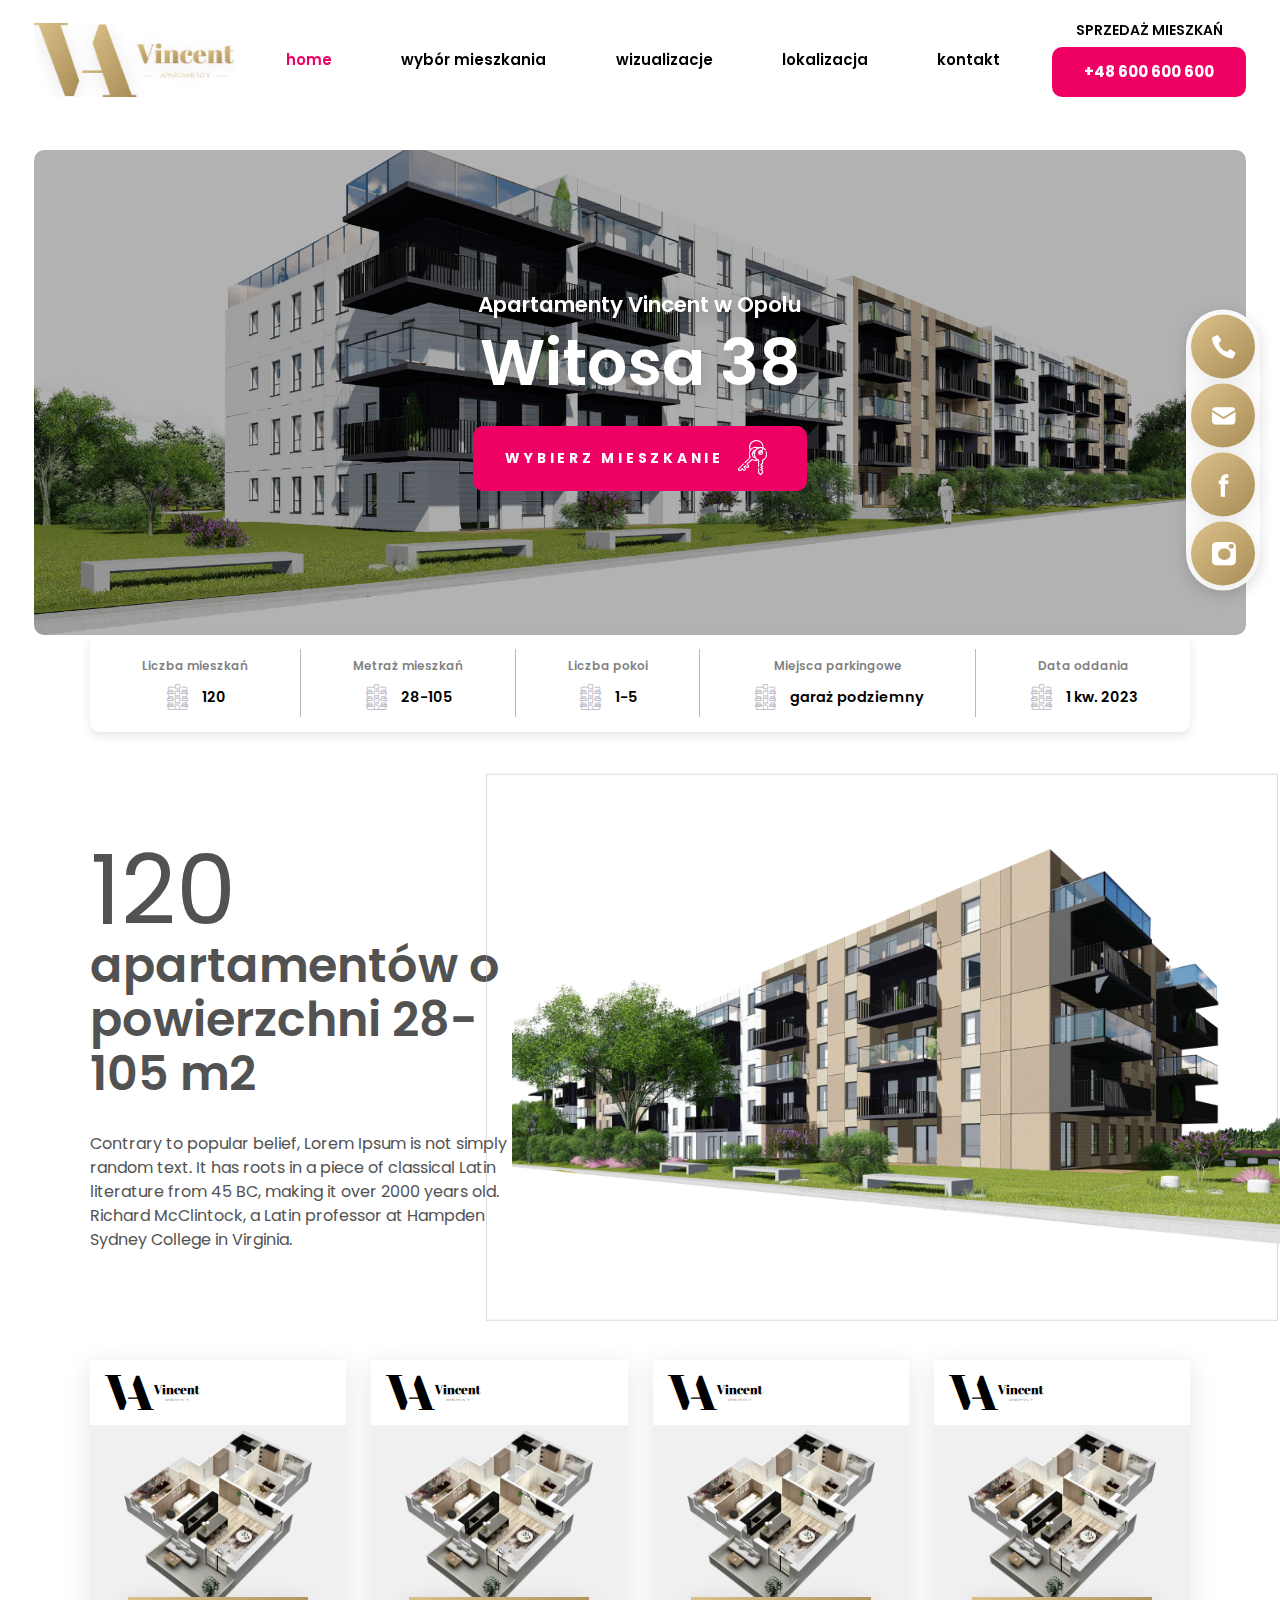
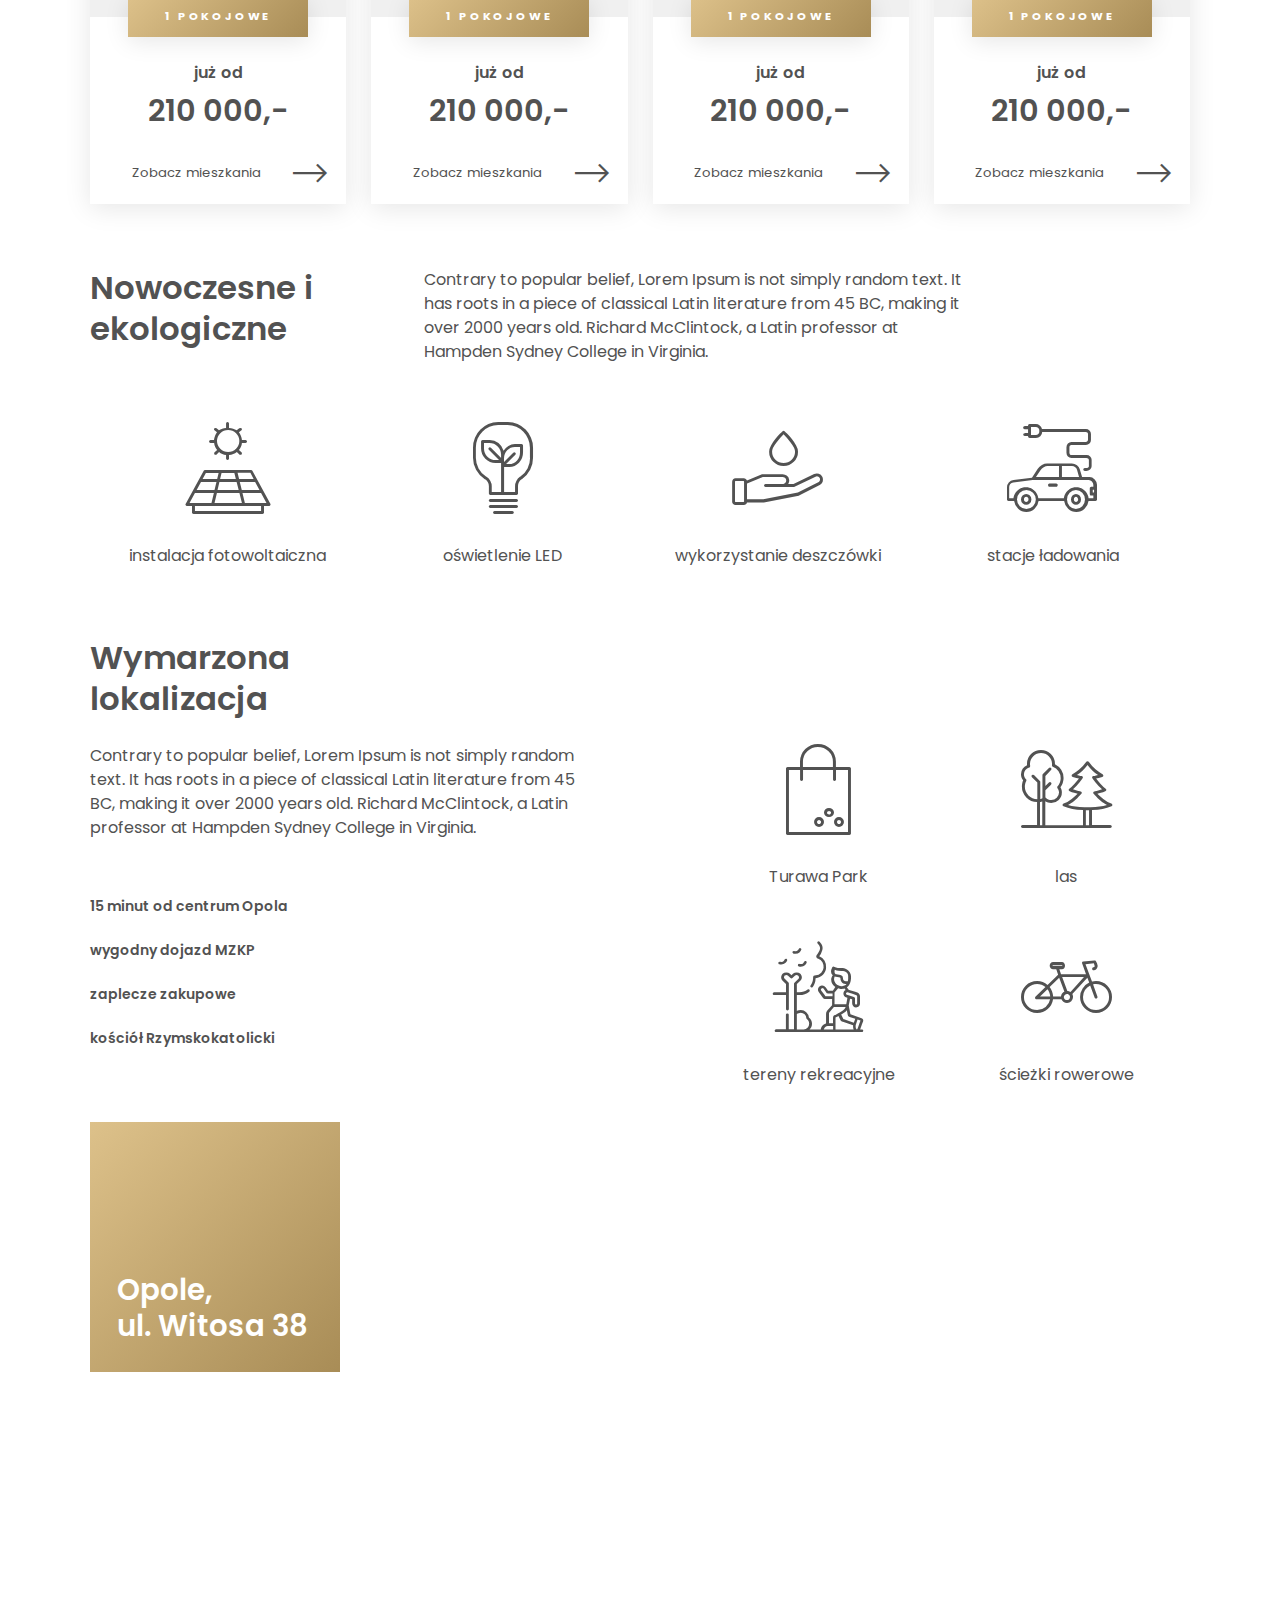
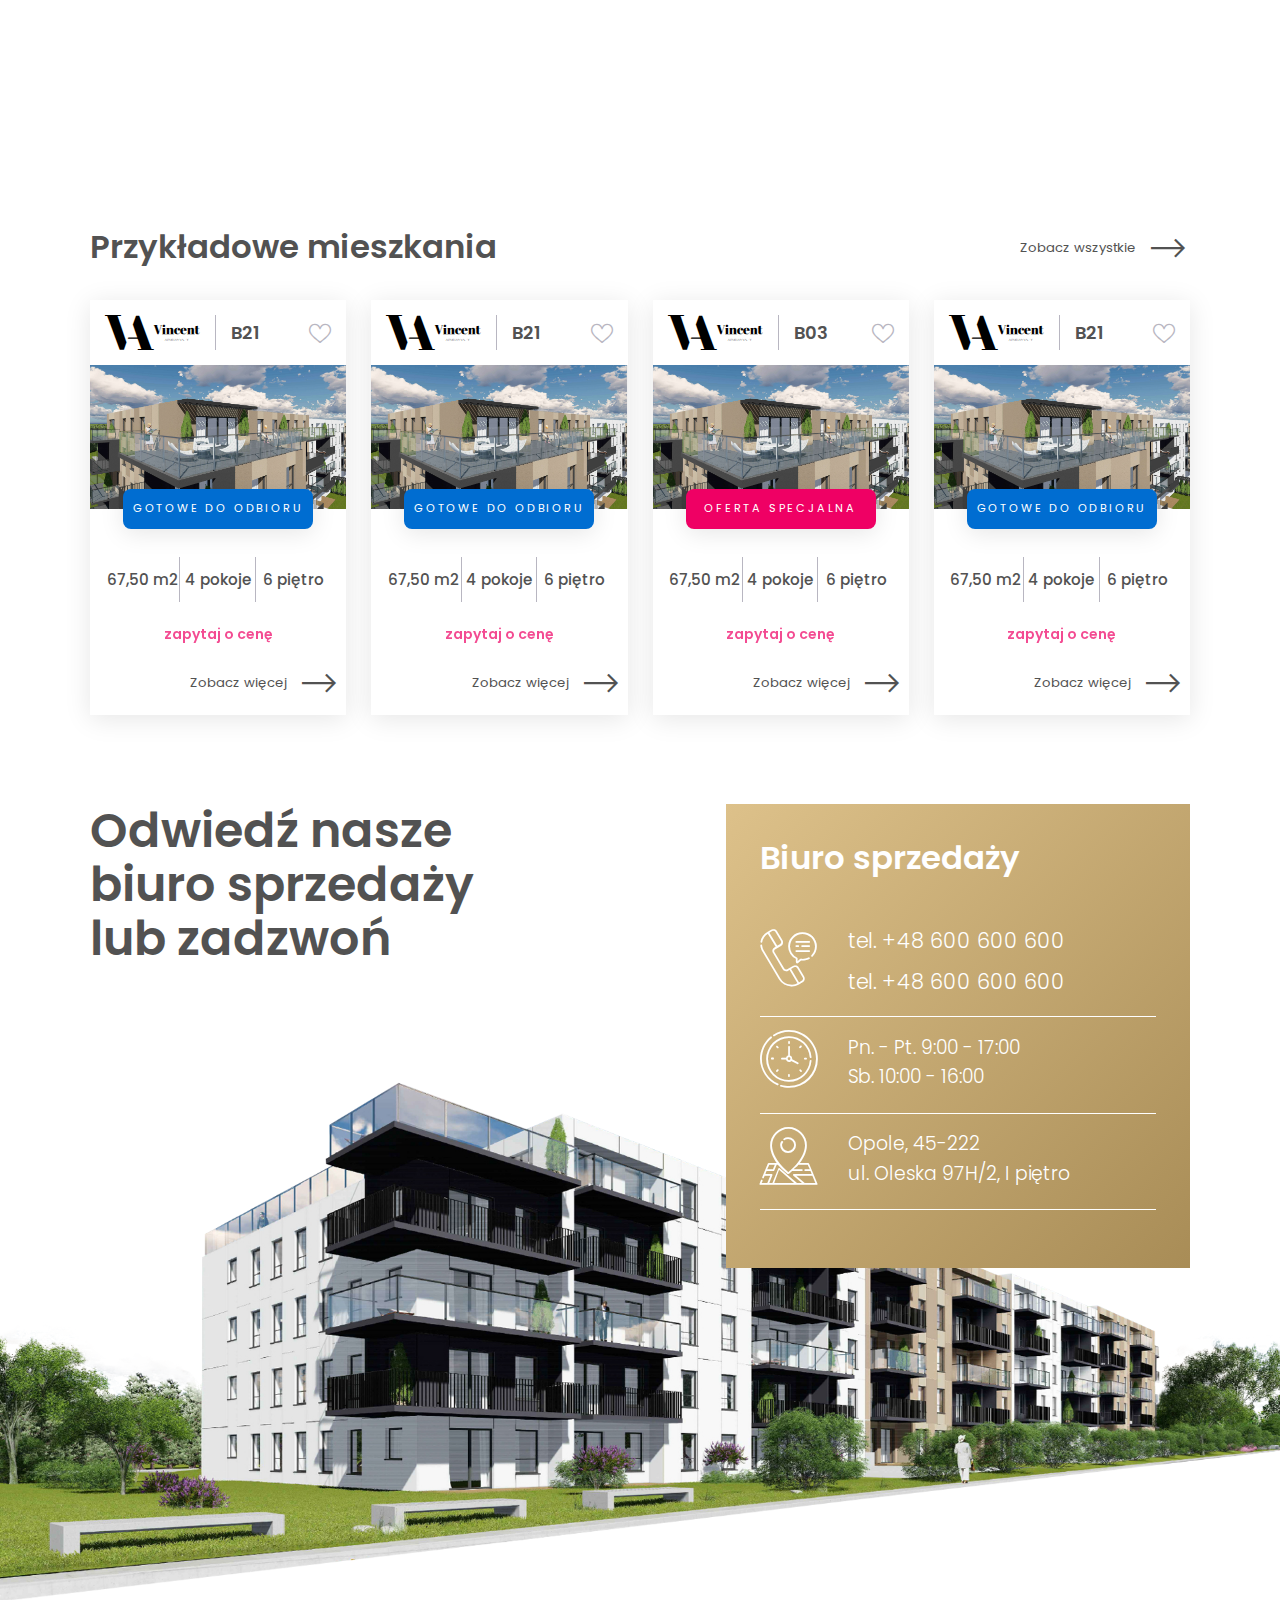
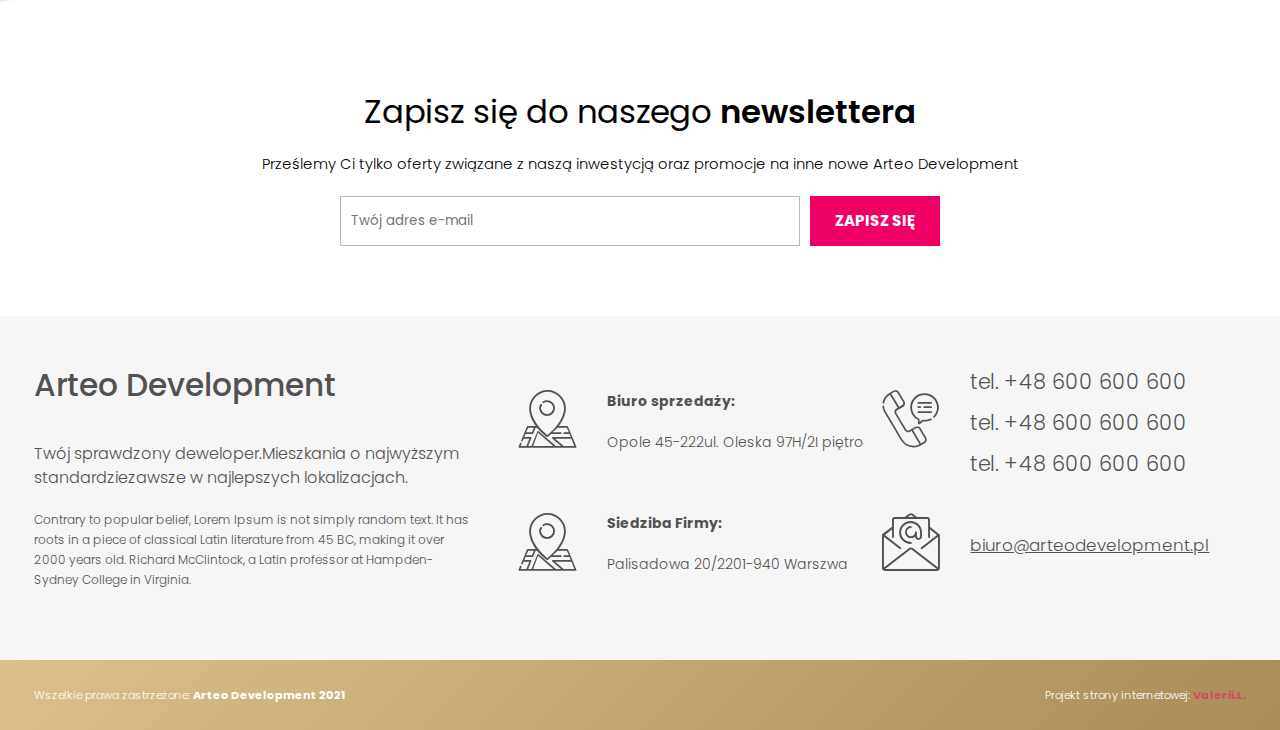
<file: index.html>
<!DOCTYPE html>
<html lang="en">
	<head>
		<title>Arteo | Home</title>
		<meta charset="UTF-8" />
		<link rel="stylesheet" href="https://unpkg.com/swiper/swiper-bundle.min.css" />
		<link rel="stylesheet" href="./css/style.css" />
		<!-- <link rel="shortcut icon" href="favicon.ico" /> -->
		<meta name="viewport" content="width=device-width, initial-scale=1.0" />
	</head>
	<body>
		<div class="wrapper">
			<header class="header _pp">
				<div class="header__row">
					<div class="header__logo">
						<a href="index.html" class="logo">
							<picture>
								<source srcset="./img/logo-o.png" media="(max-width: 576px)" />
								<img src="./img/logo.png" alt="logo" />
							</picture>
						</a>
					</div>
					<div class="header__menu">
						<nav class="menu">
							<ul class="menu__list">
								<li class="current-menu-item"><a href="index.html">HOME</a></li>
								<li><a href="list.html">wybór mieszkania</a></li>
								<li><a href="flat.html">wizualizacje</a></li>
								<li><a href="location.html">lokalizacja</a></li>
								<!-- <li><a href="#">aktualności</a></li> -->
								<li><a href="contacts.html">kontakt</a></li>
								<li class="fixed__icons">
									<a href="tel:+48600600600" class="fixed__icon">
										<i class="icon-phone"></i>
									</a>
									<a target="_blank" href="mailto:biuro@arteodevelopment.pl" class="fixed__icon"
										><i class="icon-mail"></i>
									</a>
									<a target="_blank" target="_blank" href="https://www.facebook.com" class="fixed__icon">
										<i class="icon-facebook"></i>
									</a>
									<a target="_blank" href="https://www.instagram.com" class="fixed__icon"
										><i class="icon-instagram"></i>
									</a>
								</li>
							</ul>
						</nav>
					</div>
					<div class="header__contacts">
						<div class="sell">
							<span class="sell__text">Sprzedaż mieszkań</span
							><a href="tel:+48600600600" class="sell__phone btn btn_header"
								><span>+48 600 600 600</span><i class="icon-phone"></i
							></a>
						</div>
					</div>
					<div class="header__icon">
						<div class="header__toogle"><span></span></div>
					</div>
				</div>
			</header>
			<!-- /.header -->
			<div class="fixed">
				<div class="fixed__icons">
					<a href="tel:+48600600600" class="fixed__icon"><i class="icon-phone"></i></a>
					<a target="_blank" href="mailto:biuro@arteodevelopment.pl" class="fixed__icon"><i class="icon-mail"></i></a>
					<a target="_blank" target="_blank" href="https://www.facebook.com" class="fixed__icon"
						><i class="icon-facebook"></i
					></a>
					<a target="_blank" href="https://www.instagram.com" class="fixed__icon"><i class="icon-instagram"></i></a>
				</div>
			</div>
			<!-- fixed -->
			<main class="page">
				<div class="home-main _pp">
					<div class="swiper-container home-main__slider">
						<!-- Additional required wrapper -->
						<div class="swiper-wrapper">
							<!-- Slides -->
							<div class="swiper-slide">
								<div class="home-main__img"><img src="./img/building-img-01.png" alt="building" /></div>
								<div class="home-main__content">
									<div class="home-main__subtitle">Apartamenty Vincent w Opolu</div>
									<h1 class="home-main__title">Witosa 38</h1>
									<a href="#" class="home-main__btn btn"><span>Wybierz mieszkanie</span><i class="icon-keys"></i></a>
								</div>
							</div>
						</div>
						<div class="home-main__slider-btns">
							<div class="home-main__prev home-main__slider-btn"><i class="icon-left-arrow"></i></div>
							<div class="home-main__next home-main__slider-btn"><i class="icon-right-arrow"></i></div>
						</div>
					</div>
					<div class="_container">
						<ul class="home-main__list">
							<li class="home-main__item item-list">
								<div class="item-list__text">Liczba mieszkań</div>
								<div class="item-list__footer">
									<i class="icon-building"></i><span class="item-list__bold">120</span>
								</div>
							</li>
							<li class="home-main__item item-list">
								<div class="item-list__text">Metraż mieszkań</div>
								<div class="item-list__footer">
									<i class="icon-building"></i><span class="item-list__bold">28-105</span>
								</div>
							</li>
							<li class="home-main__item item-list">
								<div class="item-list__text">Liczba pokoi</div>
								<div class="item-list__footer">
									<i class="icon-building"></i><span class="item-list__bold">1-5</span>
								</div>
							</li>
							<li class="home-main__item item-list">
								<div class="item-list__text">Miejsca parkingowe</div>
								<div class="item-list__footer">
									<i class="icon-building"></i>
									<span class="item-list__bold"> garaż podziemny </span>
								</div>
							</li>
							<li class="home-main__item item-list">
								<div class="item-list__text">Data oddania</div>
								<div class="item-list__footer">
									<i class="icon-building"></i><span class="item-list__bold">1 kw. 2023</span>
								</div>
							</li>
						</ul>
					</div>
				</div>
				<div class="home-about">
					<div class="home-about__img">
						<img src="./img/building-img-02.png" alt="building" />
					</div>
					<div class="_container">
						<div class="home-about__content">
							<h2 class="home-about__title section-title"><span>120</span>apartamentów o powierzchni 28-105 m2</h2>
							<p class="home-about__text">
								Contrary to popular belief, Lorem Ipsum is not simply random text. It has roots in a piece of classical
								Latin literature from 45 BC, making it over 2000 years old. Richard McClintock, a Latin professor at
								Hampden Sydney College in Virginia.
							</p>
						</div>
					</div>
				</div>
				<div class="home-cards">
					<div class="_container">
						<div class="home-cards__row">
							<div class="home-cards__column">
								<div class="flat-card">
									<div class="flat-card__header">
										<i class="icon-logo-full"></i>
									</div>
									<div class="flat-card__img">
										<img src="./img/flat-img-03.png" alt="flat" />
										<div class="flat-card__rooms">1 POKOJOWE</div>
									</div>
									<div class="flat-card__price">
										<small>już od</small>
										<span>210 000,-</span>
									</div>
									<div class="flat-card__footer">
										<a href="#" class="flat-card__link">
											<span>Zobacz mieszkania</span>
											<i class="icon-right-arrow"></i>
										</a>
									</div>
								</div>
							</div>
							<div class="home-cards__column">
								<div class="flat-card">
									<div class="flat-card__header">
										<i class="icon-logo-full"></i>
									</div>
									<div class="flat-card__img">
										<img src="./img/flat-img-03.png" alt="flat" />
										<div class="flat-card__rooms">1 POKOJOWE</div>
									</div>
									<div class="flat-card__price">
										<small>już od</small>
										<span>210 000,-</span>
									</div>
									<div class="flat-card__footer">
										<a href="#" class="flat-card__link">
											<span>Zobacz mieszkania</span>
											<i class="icon-right-arrow"></i>
										</a>
									</div>
								</div>
							</div>
							<div class="home-cards__column">
								<div class="flat-card">
									<div class="flat-card__header">
										<i class="icon-logo-full"></i>
									</div>
									<div class="flat-card__img">
										<img src="./img/flat-img-03.png" alt="flat" />
										<div class="flat-card__rooms">1 POKOJOWE</div>
									</div>
									<div class="flat-card__price">
										<small>już od</small>
										<span>210 000,-</span>
									</div>
									<div class="flat-card__footer">
										<a href="#" class="flat-card__link">
											<span>Zobacz mieszkania</span>
											<i class="icon-right-arrow"></i>
										</a>
									</div>
								</div>
							</div>
							<div class="home-cards__column">
								<div class="flat-card">
									<div class="flat-card__header">
										<i class="icon-logo-full"></i>
									</div>
									<div class="flat-card__img">
										<img src="./img/flat-img-03.png" alt="flat" />
										<div class="flat-card__rooms">1 POKOJOWE</div>
									</div>
									<div class="flat-card__price">
										<small>już od</small>
										<span>210 000,-</span>
									</div>
									<div class="flat-card__footer">
										<a href="#" class="flat-card__link">
											<span>Zobacz mieszkania</span>
											<i class="icon-right-arrow"></i>
										</a>
									</div>
								</div>
							</div>
						</div>
					</div>
					<!-- /__container _container -->
				</div>
				<div class="home-features">
					<div class="_container">
						<div class="home-features__block">
							<div class="home-features__header">
								<h3 class="home-features__title block-title">Nowoczesne i ekologiczne</h3>
								<p class="home-features__text home-features__text_mw50">
									Contrary to popular belief, Lorem Ipsum is not simply random text. It has roots in a piece of
									classical Latin literature from 45 BC, making it over 2000 years old. Richard McClintock, a Latin
									professor at Hampden Sydney College in Virginia.
								</p>
							</div>
							<div class="home-features__icons">
								<div class="home-features__icon">
									<i class="icon-sun-battery"></i>
									<span>instalacja fotowoltaiczna</span>
								</div>
								<div class="home-features__icon">
									<i class="icon-light"></i>
									<span>oświetlenie LED</span>
								</div>
								<div class="home-features__icon">
									<i class="icon-hand"></i>
									<span>wykorzystanie deszczówki</span>
								</div>
								<div class="home-features__icon">
									<i class="icon-car-charger"></i>
									<span>stacje ładowania</span>
								</div>
							</div>
						</div>
						<h3 class="block-title home-features__title home-features__title_mb">Wymarzona lokalizacja</h3>
						<div class="home-features__block home-features__block_row">
							<div class="home-features__left">
								<p class="home-features__text">
									Contrary to popular belief, Lorem Ipsum is not simply random text. It has roots in a piece of
									classical Latin literature from 45 BC, making it over 2000 years old. Richard McClintock, a Latin
									professor at Hampden Sydney College in Virginia.
								</p>
								<ul class="home-features__list">
									<li>15 minut od centrum Opola</li>
									<li>wygodny dojazd MZKP</li>
									<li>zaplecze zakupowe</li>
									<li>kościół Rzymskokatolicki</li>
								</ul>
							</div>
							<div class="home-features__icons home-features__icons_wrap">
								<div class="home-features__icon">
									<i class="icon-bag"></i>
									<span>Turawa Park</span>
								</div>
								<div class="home-features__icon">
									<i class="icon-forest"></i>
									<span>las</span>
								</div>
								<div class="home-features__icon">
									<i class="icon-park"></i>
									<span>tereny rekreacyjne</span>
								</div>
								<div class="home-features__icon">
									<i class="icon-bicycle"></i>
									<span>ścieżki rowerowe</span>
								</div>
							</div>
						</div>
					</div>
				</div>
				<div class="home-map">
					<div class="_container">
						<div class="home-sign">
							<div class="home-sign__text">
								Opole, <br />
								ul. Witosa 38
							</div>
						</div>
					</div>
					<iframe
						class="home-map__frame"
						src="https://www.google.com/maps/embed?pb=!1m18!1m12!1m3!1d8503.198524294281!2d17.962947168395328!3d50.682527152601274!2m3!1f0!2f0!3f0!3m2!1i1024!2i768!4f13.1!3m3!1m2!1s0x4710538dda48c45d%3A0xcab45813a42b8f9b!2saleja%20Witosa%2038%2C%2045-001%20Opole!5e0!3m2!1spl!2spl!4v1626024850351!5m2!1spl!2spl"
						loading="lazy"
					></iframe>
				</div>
				<div class="home-examples">
					<div class="_container">
						<div class="home-examples__header">
							<div class="home-examples__title block-title">Przykładowe mieszkania</div>
							<a href="#" class="home-examples__link"><span>Zobacz wszystkie</span><i class="icon-right-arrow"></i></a>
						</div>
						<div class="home-examples__row">
							<div class="home-examples__column">
								<div class="examples-card">
									<div class="examples-card__header">
										<div class="examples-card__logo">
											<i class="icon-logo-full"></i> <span class="examples-card__number">B21</span>
										</div>
										<i class="icon-heart"></i>
									</div>
									<div class="examples-card__img">
										<img src="./img/building-img-03.jpg" alt="examples" />
										<div class="examples-card__offer">GOTOWE DO ODBIORU</div>
									</div>
									<div class="examples-card__info">
										<span>67,50 m2</span>
										<span>4 pokoje</span>
										<span>6 piętro</span>
									</div>
									<a href="#" class="examples-card__ask">zapytaj o cenę</a>
									<a href="#" class="examples-card__link">
										<span>Zobacz więcej</span>
										<i class="icon-right-arrow"></i>
									</a>
								</div>
							</div>
							<div class="home-examples__column">
								<div class="examples-card">
									<div class="examples-card__header">
										<div class="examples-card__logo">
											<i class="icon-logo-full"></i> <span class="examples-card__number">B21</span>
										</div>
										<i class="icon-heart"></i>
									</div>
									<div class="examples-card__img">
										<img src="./img/building-img-03.jpg" alt="examples" />
										<div class="examples-card__offer">GOTOWE DO ODBIORU</div>
									</div>
									<div class="examples-card__info">
										<span>67,50 m2</span>
										<span>4 pokoje</span>
										<span>6 piętro</span>
									</div>
									<a href="#" class="examples-card__ask">zapytaj o cenę</a>
									<a href="#" class="examples-card__link">
										<span>Zobacz więcej</span>
										<i class="icon-right-arrow"></i>
									</a>
								</div>
							</div>
							<div class="home-examples__column">
								<div class="examples-card">
									<div class="examples-card__header">
										<div class="examples-card__logo">
											<i class="icon-logo-full"></i> <span class="examples-card__number">B03</span>
										</div>
										<i class="icon-heart"></i>
									</div>
									<div class="examples-card__img">
										<img src="./img/building-img-03.jpg" alt="examples" />
										<div class="examples-card__offer examples-card__offer_s">OFERTA SPECJALNA</div>
									</div>
									<div class="examples-card__info">
										<span>67,50 m2</span>
										<span>4 pokoje</span>
										<span>6 piętro</span>
									</div>
									<a href="#" class="examples-card__ask">zapytaj o cenę</a>
									<a href="#" class="examples-card__link">
										<span>Zobacz więcej</span>
										<i class="icon-right-arrow"></i>
									</a>
								</div>
							</div>
							<div class="home-examples__column">
								<div class="examples-card">
									<div class="examples-card__header">
										<div class="examples-card__logo">
											<i class="icon-logo-full"></i> <span class="examples-card__number">B21</span>
										</div>
										<i class="icon-heart"></i>
									</div>
									<div class="examples-card__img">
										<img src="./img/building-img-03.jpg" alt="examples" />
										<div class="examples-card__offer">GOTOWE DO ODBIORU</div>
									</div>
									<div class="examples-card__info">
										<span>67,50 m2</span>
										<span>4 pokoje</span>
										<span>6 piętro</span>
									</div>
									<a href="#" class="examples-card__ask">zapytaj o cenę</a>
									<a href="#" class="examples-card__link">
										<span>Zobacz więcej</span>
										<i class="icon-right-arrow"></i>
									</a>
								</div>
							</div>
						</div>
					</div>
				</div>
				<div class="section-contacts _pp" style="background-image: url('./img/building-img-01.png')">
					<div class="_container section-contacts__container">
						<div class="section-contacts__row">
							<div class="section-contacts__column">
								<div class="section-contacts__title section-title">Odwiedź nasze biuro sprzedaży lub zadzwoń</div>
							</div>
							<div class="section-contacts__column">
								<div class="square-info section-contacts__square">
									<div class="square-info__title block-title">Biuro sprzedaży</div>
									<div class="square-info__contacts contacts contacts_square-info">
										<div class="contacts__item">
											<div class="contacts__icon"><i class="icon-callback"></i></div>
											<div class="contacts__phones">
												<a href="tel:+48600600600" class="contacts__phone">tel. +48 600 600 600</a>
												<a href="tel:+48600600600" class="contacts__phone">tel. +48 600 600 600</a>
											</div>
										</div>
										<div class="contacts__item">
											<div class="contacts__icon"><i class="icon-time"></i></div>
											<div class="contacts__text">
												<p class="contacts__desc">Pn. - Pt. 9:00 - 17:00</p>
												<p class="contacts__desc">Sb. 10:00 - 16:00</p>
											</div>
										</div>
										<a target="_blank" href="https://g.page/arteo-development?share" class="contacts__item">
											<div class="contacts__icon"><i class="icon-map"></i></div>
											<div class="contacts__text">
												<p class="contacts__desc">Opole, 45-222</p>
												<p class="contacts__desc">ul. Oleska 97H/2, I piętro</p>
											</div>
										</a>
									</div>
								</div>
							</div>
						</div>
						<form action="#" class="section-contacts__form">
							<div class="block-title section-contacts__name"><span>Zapisz się do naszego </span>newslettera</div>
							<label for="section-contacts__input"
								>Prześlemy Ci tylko oferty związane z naszą inwestycją oraz promocje na inne nowe Arteo
								Development</label
							>
							<div class="section-contacts__mail">
								<input
									type="email"
									class="section-contacts__input"
									id="section-contacts__input"
									placeholder="Twój adres e-mail"
								/>
								<button class="section-contacts__btn btn">Zapisz się</button>
							</div>
						</form>
					</div>
					<!-- /_container -->
				</div>
			</main>
			<!-- /.main -->
			<footer class="footer">
				<div class="footer__row _pp">
					<div class="footer__column">
						<div class="footer__info">
							<h3 class="footer__title">Arteo Development</h3>
							<div class="footer__description">
								Twój sprawdzony deweloper.Mieszkania o najwyższym standardziezawsze w najlepszych lokalizacjach.
							</div>
							<p class="footer__text">
								Contrary to popular belief, Lorem Ipsum is not simply random text. It has roots in a piece of classical
								Latin literature from 45 BC, making it over 2000 years old. Richard McClintock, a Latin professor at
								Hampden-Sydney College in Virginia.
							</p>
						</div>
					</div>
					<div class="footer__column">
						<div class="footer__contacts contacts">
							<a target="_blank" href="https://g.page/arteo-development?share" class="contacts__item">
								<div class="contacts__icon"><i class="icon-map"></i></div>
								<div class="contacts__text">
									<h4 class="contacts__title">Biuro sprzedaży:</h4>
									<p class="contacts__desc">Opole 45-222ul. Oleska 97H/2I piętro</p>
								</div>
							</a>
							<div class="contacts__item">
								<div class="contacts__icon"><i class="icon-callback"></i></div>
								<div class="contacts__phones">
									<a href="tel:+48600600600" class="contacts__phone">tel. +48 600 600 600</a>
									<a href="tel:+48600600600" class="contacts__phone">tel. +48 600 600 600</a>
									<a href="tel:+48600600600" class="contacts__phone">tel. +48 600 600 600</a>
								</div>
							</div>
							<a target="_blank" href="https://goo.gl/maps/PwJQqNdGHyc9eDG28" class="contacts__item">
								<div class="contacts__icon"><i class="icon-map"></i></div>
								<div class="contacts__text">
									<h4 class="contacts__title">Siedziba Firmy:</h4>
									<p class="contacts__desc">Palisadowa 20/2201-940 Warszwa</p>
								</div>
							</a>
							<a target="_blank" href="mailto:biuro@arteodevelopment.pl" class="contacts__item">
								<div class="contacts__icon"><i class="icon-open-mail"></i></div>
								<span>biuro@arteodevelopment.pl</span>
							</a>
						</div>
					</div>
				</div>
				<div class="footer__copy _pp">
					<div class="footer__name">Wszelkie prawa zastrzeżone: <span>Arteo Development 2021</span></div>
					<div class="footer__name footer__name_right">
						Projekt strony internetowej: <a href="#" target="_blank">Valerii.L.</a>
					</div>
				</div>
			</footer>
			<!-- /.footer -->
		</div>
		<!-- /.wrapper -->
		<script src="https://unpkg.com/swiper/swiper-bundle.min.js"></script>
		<script src="./js/script.js"></script>
	</body>
</html>
</file>
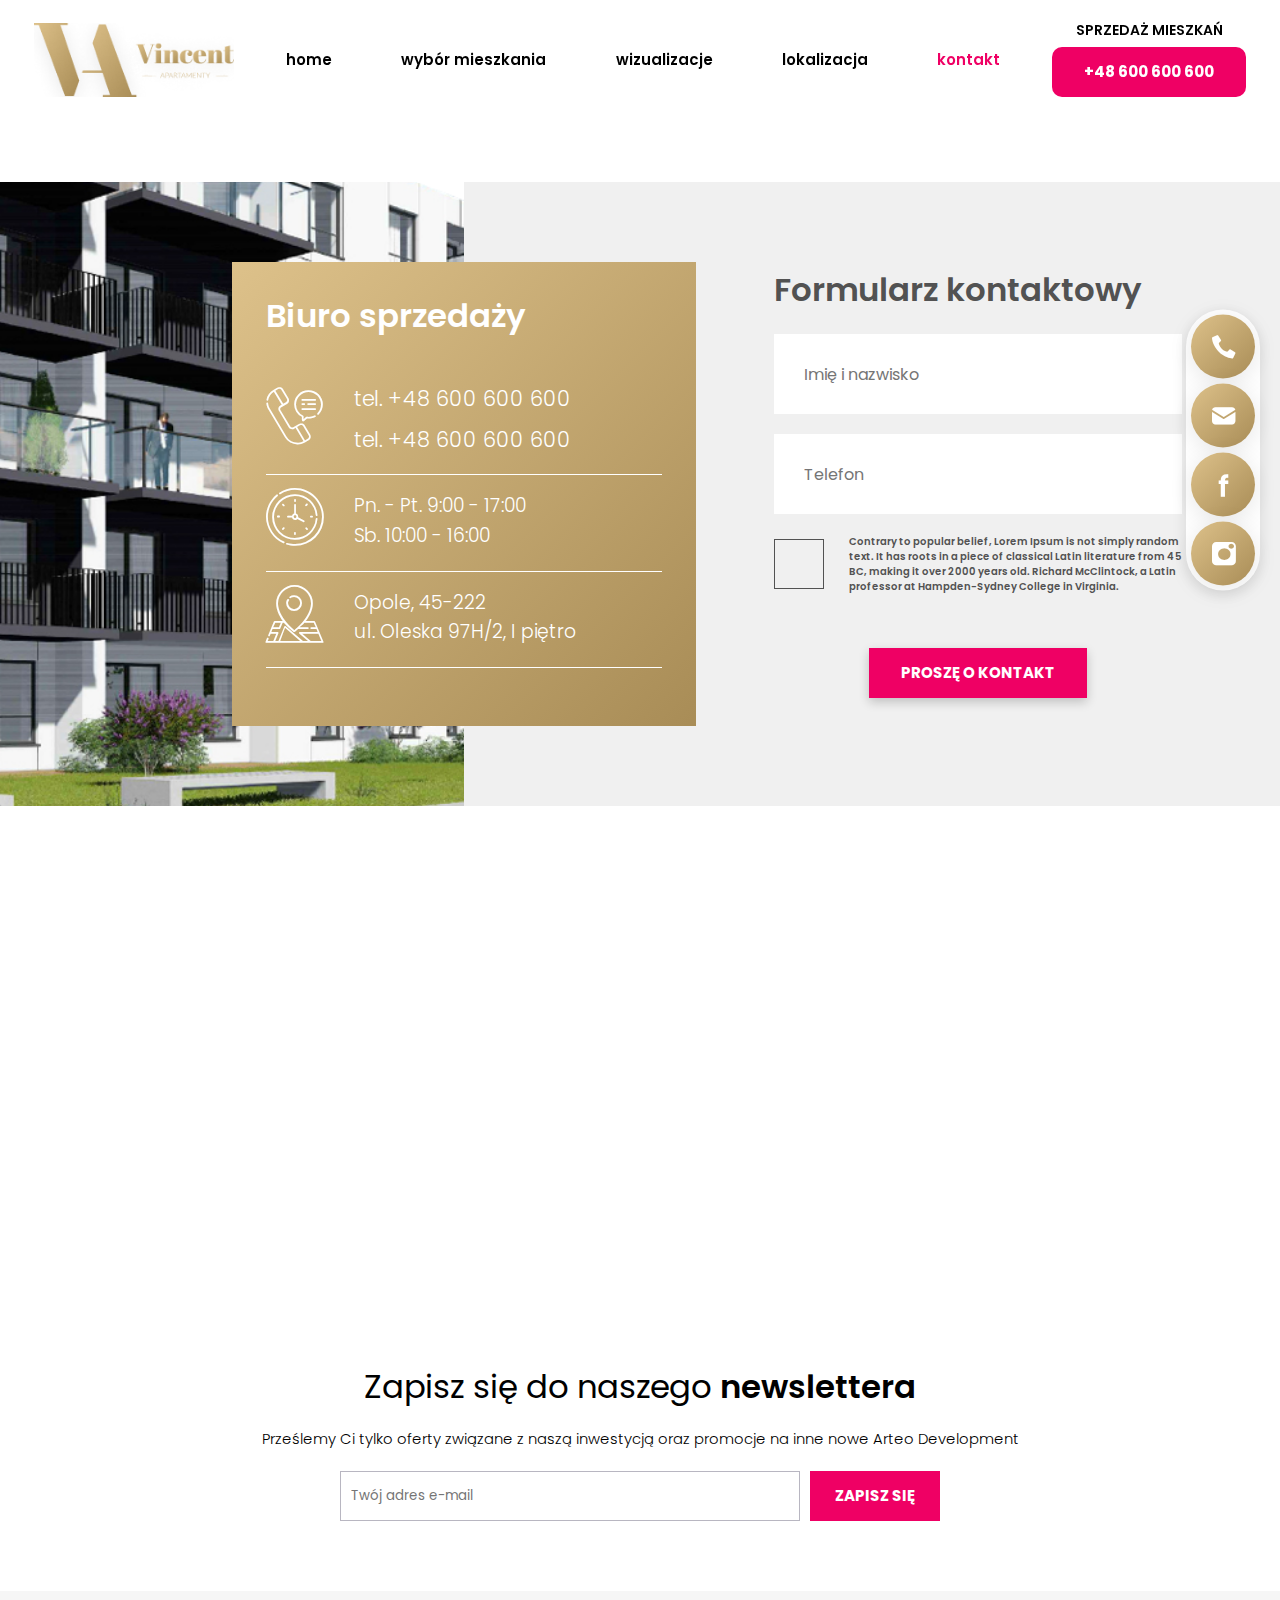
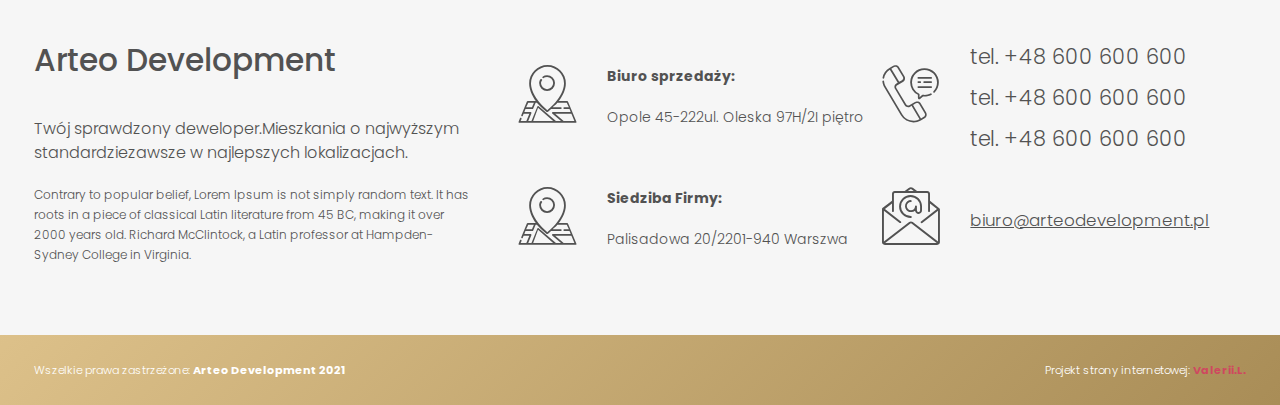
<file: contacts.html>
<!DOCTYPE html>
<html lang="en">
	<head>
		<title>Arteo | Kontakt</title>
		<meta charset="UTF-8" />
		<link rel="stylesheet" href="https://unpkg.com/swiper/swiper-bundle.min.css" />
		<link rel="stylesheet" href="./css/style.css" />
		<!-- <link rel="shortcut icon" href="favicon.ico" /> -->
		<meta name="viewport" content="width=device-width, initial-scale=1.0" />
	</head>
	<body>
		<div class="wrapper">
			<header class="header _pp">
				<div class="header__row">
					<div class="header__logo">
						<a href="index.html" class="logo">
							<picture>
								<source srcset="./img/logo-o.png" media="(max-width: 576px)" />
								<img src="./img/logo.png" alt="logo" />
							</picture>
						</a>
					</div>
					<div class="header__menu">
						<nav class="menu">
							<ul class="menu__list">
								<li><a href="index.html">HOME</a></li>
								<li><a href="list.html">wybór mieszkania</a></li>
								<li><a href="flat.html">wizualizacje</a></li>
								<li><a href="location.html">lokalizacja</a></li>
								<!-- <li><a href="#">aktualności</a></li> -->
								<li class="current-menu-item"><a href="contacts.html">kontakt</a></li>
								<li class="fixed__icons">
									<a href="tel:+48600600600" class="fixed__icon">
										<i class="icon-phone"></i>
									</a>
									<a target="_blank" href="mailto:biuro@arteodevelopment.pl" class="fixed__icon"
										><i class="icon-mail"></i>
									</a>
									<a target="_blank" target="_blank" href="https://www.facebook.com" class="fixed__icon">
										<i class="icon-facebook"></i>
									</a>
									<a target="_blank" href="https://www.instagram.com" class="fixed__icon"
										><i class="icon-instagram"></i>
									</a>
								</li>
							</ul>
						</nav>
					</div>
					<div class="header__contacts">
						<div class="sell">
							<span class="sell__text">Sprzedaż mieszkań</span
							><a href="tel:+48600600600" class="sell__phone btn btn_header"
								><span>+48 600 600 600</span><i class="icon-phone"></i
							></a>
						</div>
					</div>
					<div class="header__icon">
						<div class="header__toogle"><span></span></div>
					</div>
				</div>
			</header>
			<!-- /.header -->
			<div class="fixed">
				<div class="fixed__icons">
					<a href="tel:+48600600600" class="fixed__icon"><i class="icon-phone"></i></a>
					<a target="_blank" href="mailto:biuro@arteodevelopment.pl" class="fixed__icon"><i class="icon-mail"></i></a>
					<a target="_blank" target="_blank" href="https://www.facebook.com" class="fixed__icon"
						><i class="icon-facebook"></i
					></a>
					<a target="_blank" href="https://www.instagram.com" class="fixed__icon"><i class="icon-instagram"></i></a>
				</div>
			</div>
			<!-- fixed -->
			<main class="page">
				<div class="contacts-page">
					<div class="contacts-page__row">
						<div class="contacts-page__column">
							<div class="contacts-page__left">
								<div class="contacts-page__img">
									<img src="./img/building-img-01.png" alt="build" />
								</div>
								<div class="square-info contacts-page__square">
									<div class="square-info__title block-title">Biuro sprzedaży</div>
									<div class="square-info__contacts contacts contacts_square-info">
										<div class="contacts__item">
											<div class="contacts__icon"><i class="icon-callback"></i></div>
											<div class="contacts__phones">
												<a href="tel:+48600600600" class="contacts__phone">tel. +48 600 600 600</a>
												<a href="tel:+48600600600" class="contacts__phone">tel. +48 600 600 600</a>
											</div>
										</div>
										<div class="contacts__item">
											<div class="contacts__icon"><i class="icon-time"></i></div>
											<div class="contacts__text">
												<p class="contacts__desc">Pn. - Pt. 9:00 - 17:00</p>
												<p class="contacts__desc">Sb. 10:00 - 16:00</p>
											</div>
										</div>
										<a target="_blank" href="https://g.page/arteo-development?share" class="contacts__item">
											<div class="contacts__icon"><i class="icon-map"></i></div>
											<div class="contacts__text">
												<p class="contacts__desc">Opole, 45-222</p>
												<p class="contacts__desc">ul. Oleska 97H/2, I piętro</p>
											</div>
										</a>
									</div>
								</div>
							</div>
						</div>
						<div class="contacts-page__column">
							<form action="#" class="contacts-page__form form">
								<div class="form__title block-title">Formularz kontaktowy</div>
								<div class="form__item">
									<input class="form__input" type="text" name="name" id="name" placeholder="Imię i nazwisko" />
								</div>
								<div class="form__item">
									<input class="form__input" type="text" name="phone" id="phone" placeholder="Telefon" />
								</div>
								<div class="form__item form__item_checkbox">
									<input class="form__checkbox" type="checkbox" name="rules" id="rules" required />
									<label class="form__label" for="rules"
										>Contrary to popular belief, Lorem Ipsum is not simply random text. It has roots in a piece of
										classical Latin literature from 45 BC, making it over 2000 years old. Richard McClintock, a Latin
										professor at Hampden-Sydney College in Virginia.
									</label>
								</div>
								<div class="form__item">
									<button class="form__btn btn">Proszę o kontakt</button>
								</div>
							</form>
						</div>
					</div>
					<div class="contacts-page__map">
						<iframe
							src="https://www.google.com/maps/embed?pb=!1m18!1m12!1m3!1d4251.7348839801625!2d17.935043190502107!3d50.68103026767383!2m3!1f0!2f0!3f0!3m2!1i1024!2i768!4f13.1!3m3!1m2!1s0x4710530598df7b9d%3A0x37753dd6d38b454d!2sArteo%20Development!5e0!3m2!1spl!2spl!4v1627134449127!5m2!1spl!2spl"
							loading="lazy"
						></iframe>
					</div>
					<form action="#" class="section-contacts__form">
						<div class="block-title section-contacts__name"><span>Zapisz się do naszego </span>newslettera</div>
						<label for="section-contacts__input"
							>Prześlemy Ci tylko oferty związane z naszą inwestycją oraz promocje na inne nowe Arteo Development</label
						>
						<div class="section-contacts__mail">
							<input
								type="email"
								class="section-contacts__input"
								id="section-contacts__input"
								placeholder="Twój adres e-mail"
							/>
							<button class="section-contacts__btn btn">Zapisz się</button>
						</div>
					</form>
				</div>
			</main>
			<!-- /.main -->
			<footer class="footer">
				<div class="footer__row _pp">
					<div class="footer__column">
						<div class="footer__info">
							<h3 class="footer__title">Arteo Development</h3>
							<div class="footer__description">
								Twój sprawdzony deweloper.Mieszkania o najwyższym standardziezawsze w najlepszych lokalizacjach.
							</div>
							<p class="footer__text">
								Contrary to popular belief, Lorem Ipsum is not simply random text. It has roots in a piece of classical
								Latin literature from 45 BC, making it over 2000 years old. Richard McClintock, a Latin professor at
								Hampden-Sydney College in Virginia.
							</p>
						</div>
					</div>
					<div class="footer__column">
						<div class="footer__contacts contacts">
							<a target="_blank" href="https://g.page/arteo-development?share" class="contacts__item">
								<div class="contacts__icon"><i class="icon-map"></i></div>
								<div class="contacts__text">
									<h4 class="contacts__title">Biuro sprzedaży:</h4>
									<p class="contacts__desc">Opole 45-222ul. Oleska 97H/2I piętro</p>
								</div>
							</a>
							<div class="contacts__item">
								<div class="contacts__icon"><i class="icon-callback"></i></div>
								<div class="contacts__phones">
									<a href="tel:+48600600600" class="contacts__phone">tel. +48 600 600 600</a>
									<a href="tel:+48600600600" class="contacts__phone">tel. +48 600 600 600</a>
									<a href="tel:+48600600600" class="contacts__phone">tel. +48 600 600 600</a>
								</div>
							</div>
							<a target="_blank" href="https://goo.gl/maps/PwJQqNdGHyc9eDG28" class="contacts__item">
								<div class="contacts__icon"><i class="icon-map"></i></div>
								<div class="contacts__text">
									<h4 class="contacts__title">Siedziba Firmy:</h4>
									<p class="contacts__desc">Palisadowa 20/2201-940 Warszwa</p>
								</div>
							</a>
							<a target="_blank" href="mailto:biuro@arteodevelopment.pl" class="contacts__item">
								<div class="contacts__icon"><i class="icon-open-mail"></i></div>
								<span>biuro@arteodevelopment.pl</span>
							</a>
						</div>
					</div>
				</div>
				<div class="footer__copy _pp">
					<div class="footer__name">Wszelkie prawa zastrzeżone: <span>Arteo Development 2021</span></div>
					<div class="footer__name footer__name_right">
						Projekt strony internetowej: <a href="#" target="_blank">Valerii.L.</a>
					</div>
				</div>
			</footer>
			<!-- /.footer -->
		</div>
		<!-- /.wrapper -->
		<script src="https://unpkg.com/swiper/swiper-bundle.min.js"></script>
		<script src="./js/script.js"></script>
	</body>
</html>
</file>
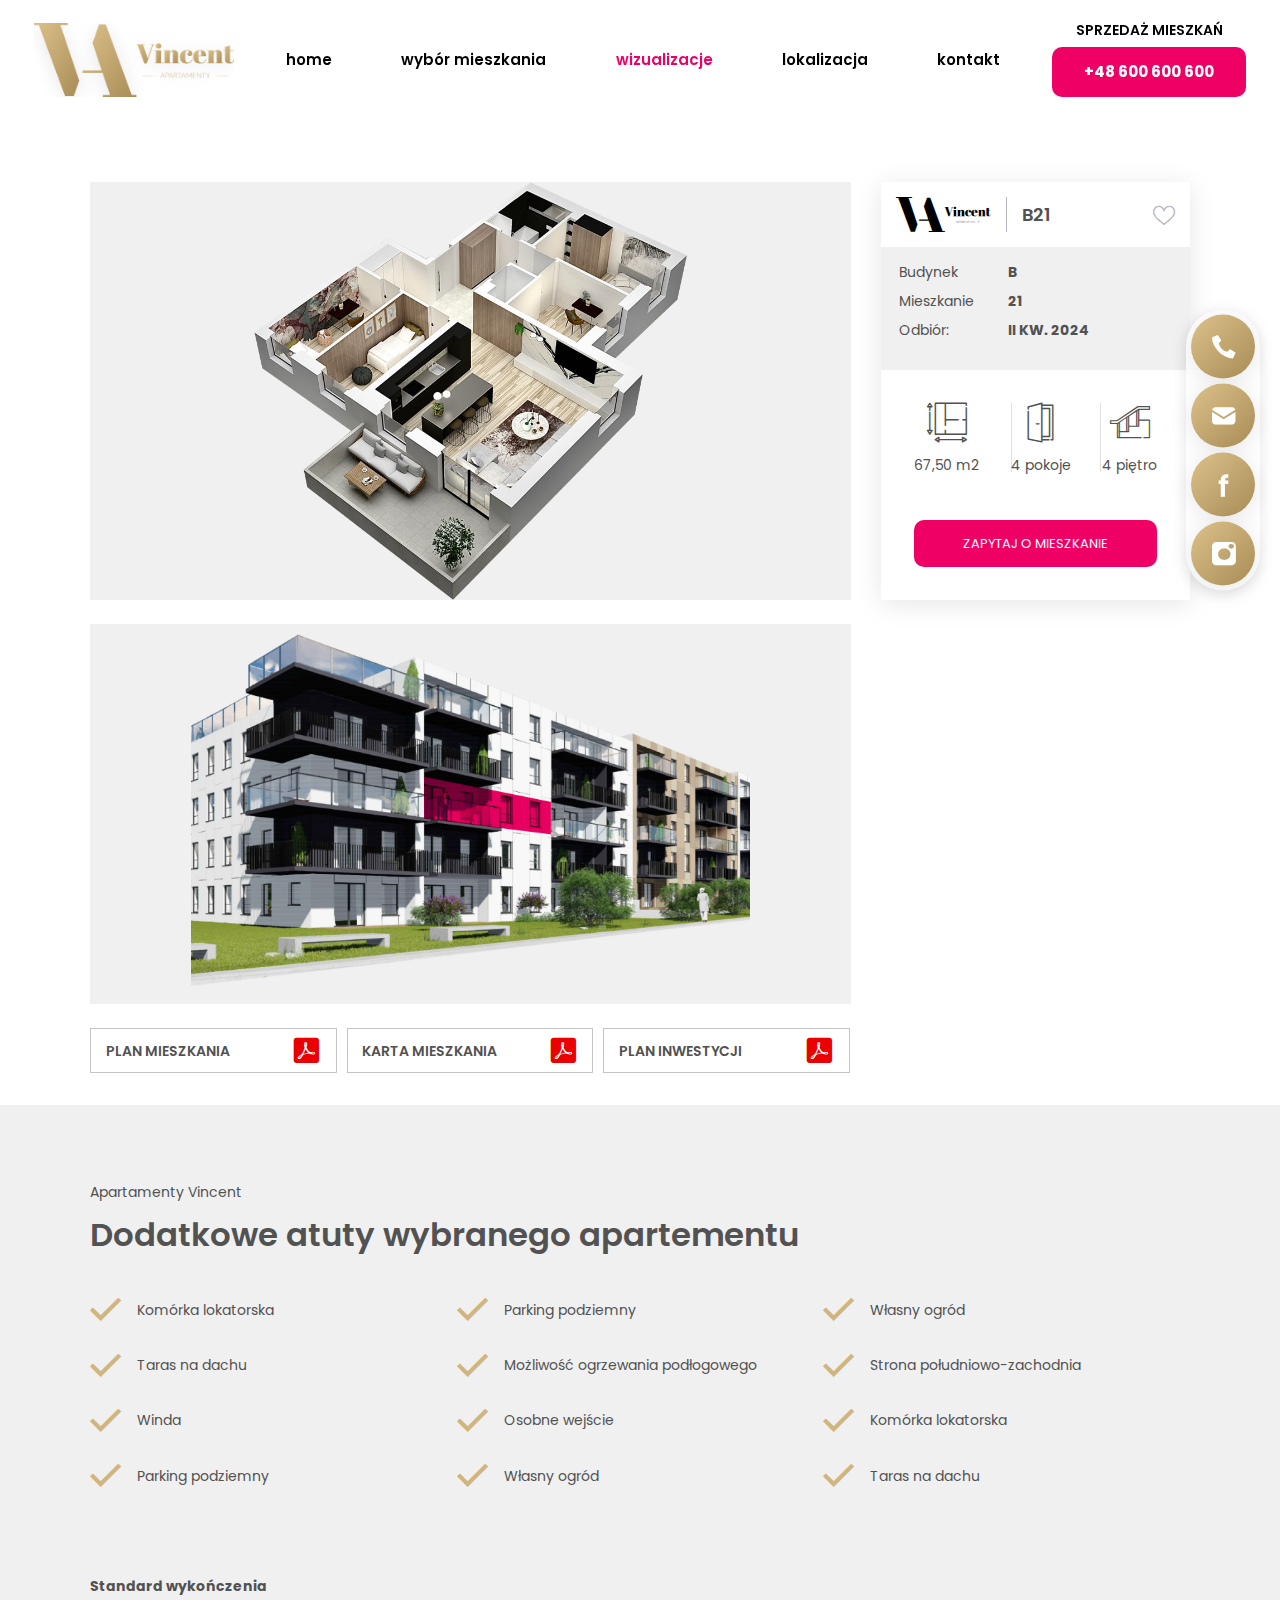
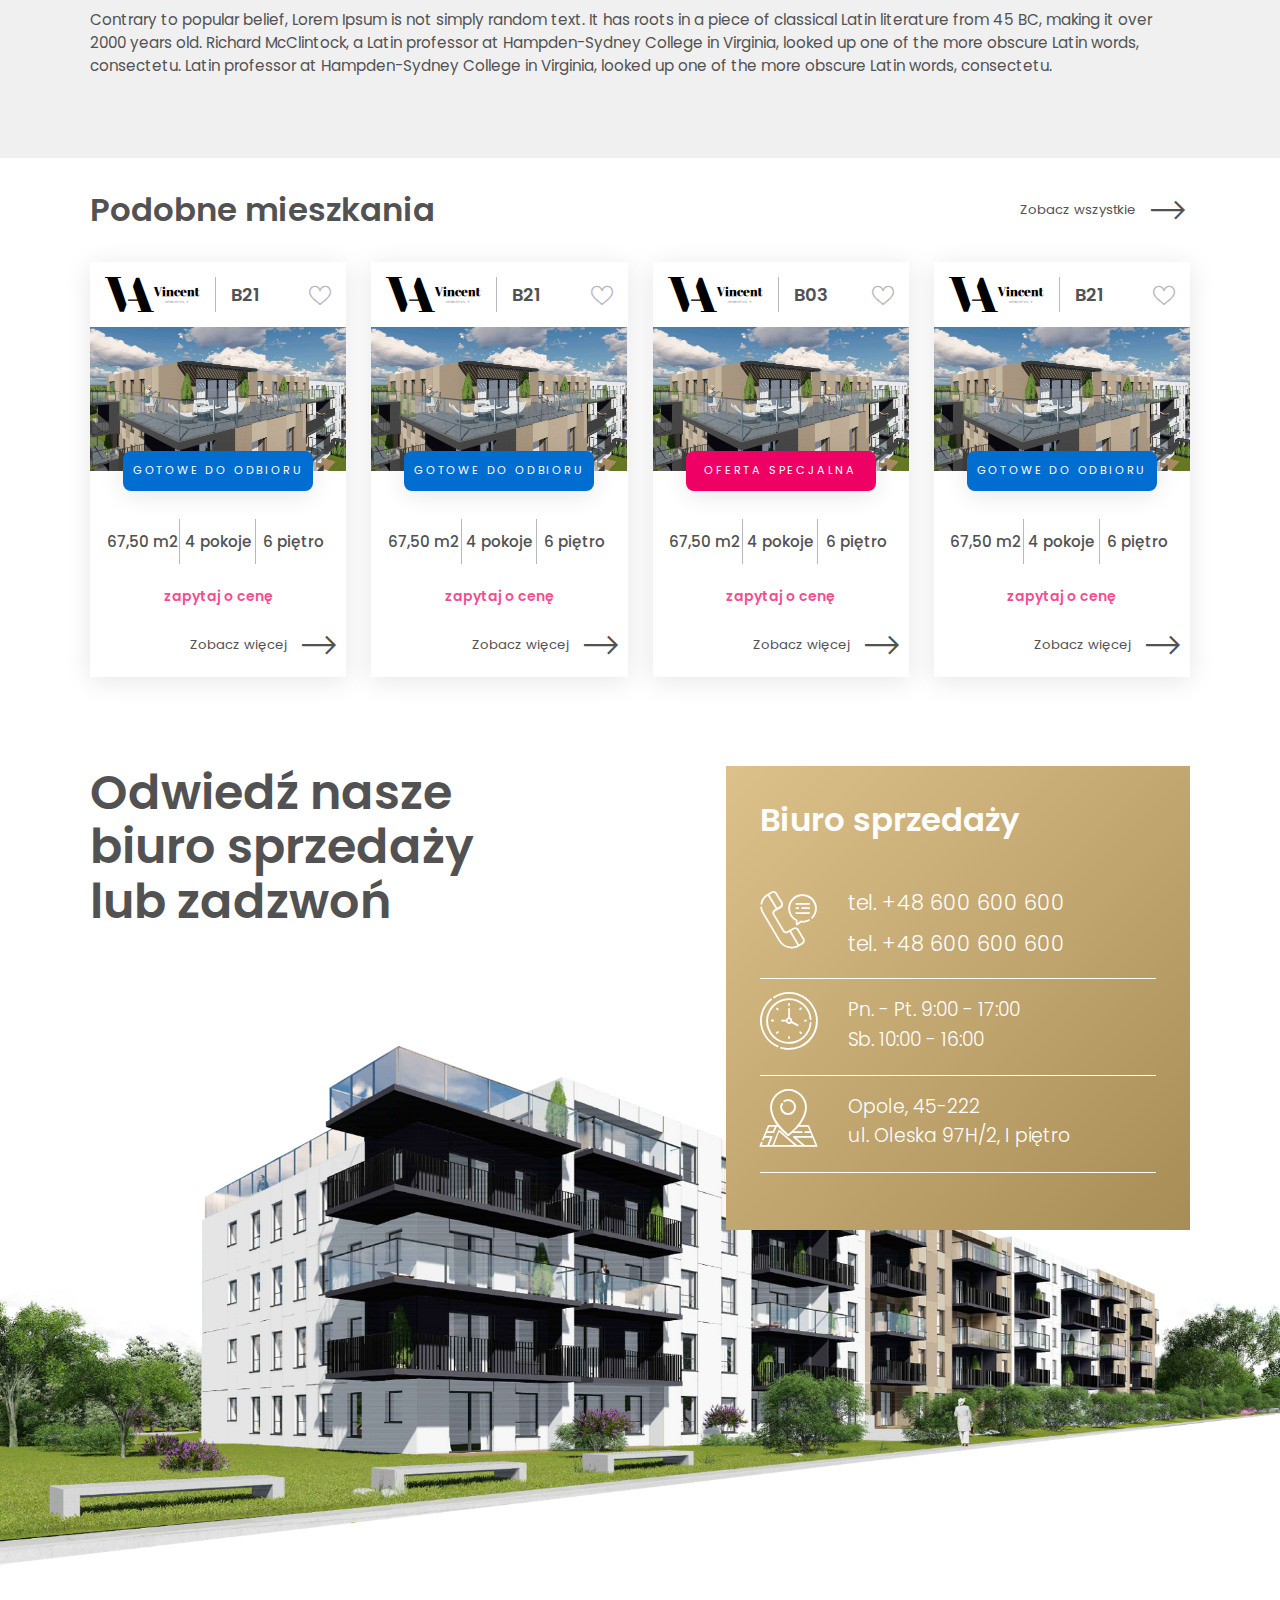
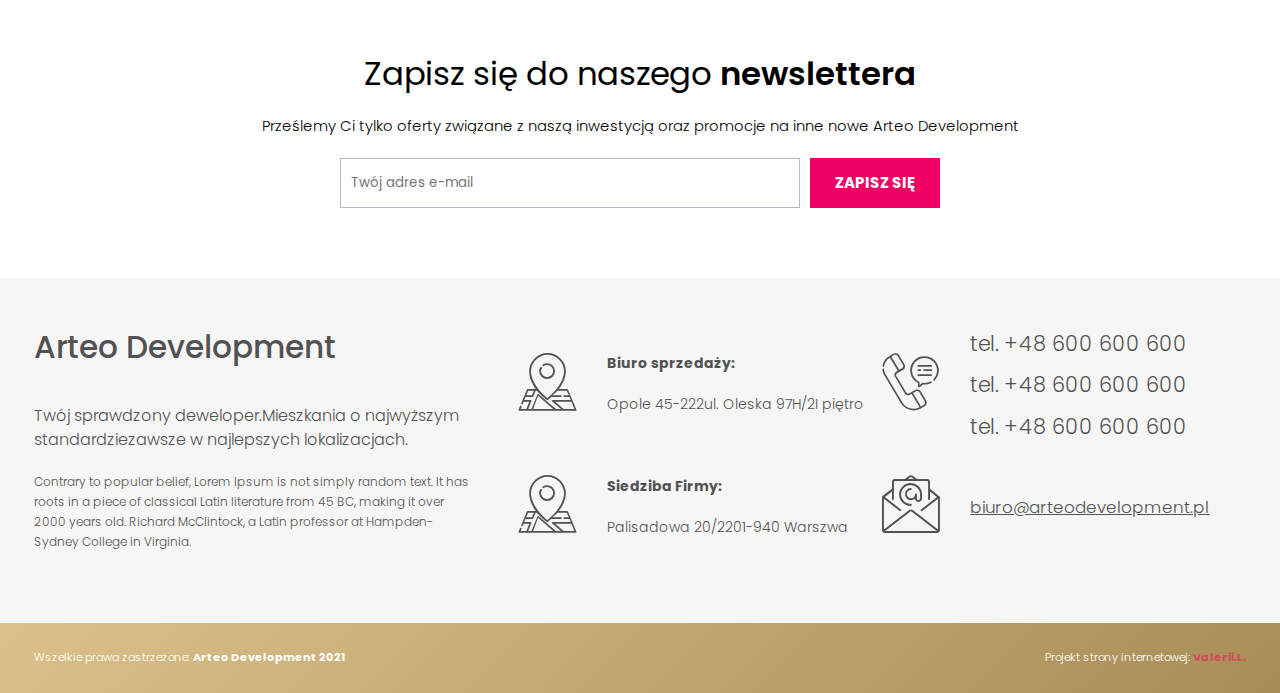
<file: flat.html>
<!DOCTYPE html>
<html lang="en">
	<head>
		<title>Arteo | Wizualizacje</title>
		<meta charset="UTF-8" />
		<link rel="stylesheet" href="https://unpkg.com/swiper/swiper-bundle.min.css" />
		<link rel="stylesheet" href="./css/style.css" />
		<!-- <link rel="shortcut icon" href="favicon.ico" /> -->
		<meta name="viewport" content="width=device-width, initial-scale=1.0" />
	</head>
	<body>
		<div class="wrapper">
			<header class="header _pp">
				<div class="header__row">
					<div class="header__logo">
						<a href="index.html" class="logo">
							<picture>
								<source srcset="./img/logo-o.png" media="(max-width: 576px)" />
								<img src="./img/logo.png" alt="logo" />
							</picture>
						</a>
					</div>
					<div class="header__menu">
						<nav class="menu">
							<ul class="menu__list">
								<li><a href="index.html">HOME</a></li>
								<li><a href="list.html">wybór mieszkania</a></li>
								<li class="current-menu-item"><a href="flat.html">wizualizacje</a></li>
								<li><a href="location.html">lokalizacja</a></li>
								<!-- <li><a href="#">aktualności</a></li> -->
								<li><a href="contacts.html">kontakt</a></li>
								<li class="fixed__icons">
									<a href="tel:+48600600600" class="fixed__icon">
										<i class="icon-phone"></i>
									</a>
									<a target="_blank" href="mailto:biuro@arteodevelopment.pl" class="fixed__icon"
										><i class="icon-mail"></i>
									</a>
									<a target="_blank" target="_blank" href="https://www.facebook.com" class="fixed__icon">
										<i class="icon-facebook"></i>
									</a>
									<a target="_blank" href="https://www.instagram.com" class="fixed__icon"
										><i class="icon-instagram"></i>
									</a>
								</li>
							</ul>
						</nav>
					</div>
					<div class="header__contacts">
						<div class="sell">
							<span class="sell__text">Sprzedaż mieszkań</span
							><a href="tel:+48600600600" class="sell__phone btn btn_header"
								><span>+48 600 600 600</span><i class="icon-phone"></i
							></a>
						</div>
					</div>
					<div class="header__icon">
						<div class="header__toogle"><span></span></div>
					</div>
				</div>
			</header>
			<!-- /.header -->
			<div class="fixed">
				<div class="fixed__icons">
					<a href="tel:+48600600600" class="fixed__icon"><i class="icon-phone"></i></a>
					<a target="_blank" href="mailto:biuro@arteodevelopment.pl" class="fixed__icon"><i class="icon-mail"></i></a>
					<a target="_blank" target="_blank" href="https://www.facebook.com" class="fixed__icon"
						><i class="icon-facebook"></i
					></a>
					<a target="_blank" href="https://www.instagram.com" class="fixed__icon"><i class="icon-instagram"></i></a>
				</div>
			</div>
			<!-- fixed -->
			<main class="page">
				<div class="flat">
					<div class="flat__container _container">
						<div class="flat__row">
							<div class="flat__column flat__column_img">
								<div class="flat__img">
									<img src="./img/flat-img-01.png" alt="flat-img" />
								</div>
							</div>
							<div class="flat__column">
								<div class="flat__info info-flat">
									<div class="examples-card__header">
										<div class="examples-card__logo">
											<i class="icon-logo-full"></i> <span class="examples-card__number">B21</span>
										</div>
										<i class="icon-heart"></i>
									</div>
									<ul class="info-flat__list">
										<li><span>Budynek</span> B</li>
										<li><span>Mieszkanie</span> 21</li>
										<li><span>Odbiór:</span>II KW. 2024</li>
									</ul>
									<div class="info-flat__body">
										<div class="info-flat__icons">
											<div class="info-flat__icon"><i class="icon-window"></i><span>67,50 m2</span></div>
											<div class="info-flat__icon"><i class="icon-door"></i><span>4 pokoje</span></div>
											<div class="info-flat__icon"><i class="icon-stairs"></i><span>4 piętro</span></div>
										</div>
										<a href="#" class="btn info-flat__btn">zapytaj o mieszkanie</a>
									</div>
								</div>
							</div>
							<div class="flat__column flat__column_img">
								<div class="flat__img">
									<img src="./img/flat-img-02.png" alt="preview" />
								</div>
							</div>
						</div>
						<div class="flat__links">
							<a href="#" class="flat__link"> <span>plan mieszkania</span><i class="icon-pdf"></i> </a
							><a href="#" class="flat__link"> <span>karta mieszkania</span><i class="icon-pdf"></i></a
							><a href="#" class="flat__link"> <span>plan inwestycji</span><i class="icon-pdf"></i></a>
						</div>
					</div>
					<!-- /flat__container _container -->
				</div>
				<div class="article">
					<div class="article__container _container">
						<div class="article__subtitle">Apartamenty Vincent</div>
						<h2 class="article__title block-title">Dodatkowe atuty wybranego apartementu</h2>
						<ul class="article__list">
							<li><i class="icon-accept"></i>Komórka lokatorska</li>
							<li><i class="icon-accept"></i>Parking podziemny</li>
							<li><i class="icon-accept"></i>Własny ogród</li>
							<li><i class="icon-accept"></i>Taras na dachu</li>
							<li><i class="icon-accept"></i>Możliwość ogrzewania podłogowego</li>
							<li><i class="icon-accept"></i>Strona południowo-zachodnia</li>
							<li><i class="icon-accept"></i>Winda</li>
							<li><i class="icon-accept"></i>Osobne wejście</li>
							<li><i class="icon-accept"></i>Komórka lokatorska</li>
							<li><i class="icon-accept"></i>Parking podziemny</li>
							<li><i class="icon-accept"></i>Własny ogród</li>
							<li><i class="icon-accept"></i>Taras na dachu</li>
						</ul>
						<div class="article__subtitle article__subtitle_b">Standard wykończenia</div>
						<p class="article__text">
							Contrary to popular belief, Lorem Ipsum is not simply random text. It has roots in a piece of classical
							Latin literature from 45 BC, making it over 2000 years old. Richard McClintock, a Latin professor at
							Hampden-Sydney College in Virginia, looked up one of the more obscure Latin words, consectetu. Latin
							professor at Hampden-Sydney College in Virginia, looked up one of the more obscure Latin words,
							consectetu.
						</p>
					</div>
					<!-- /article__container _container -->
				</div>
				<div class="home-examples">
					<div class="_container">
						<div class="home-examples__header">
							<div class="home-examples__title block-title">Podobne mieszkania</div>
							<a href="#" class="home-examples__link"><span>Zobacz wszystkie</span><i class="icon-right-arrow"></i></a>
						</div>
						<div class="home-examples__row">
							<div class="home-examples__column">
								<div class="examples-card">
									<div class="examples-card__header">
										<div class="examples-card__logo">
											<i class="icon-logo-full"></i> <span class="examples-card__number">B21</span>
										</div>
										<i class="icon-heart"></i>
									</div>
									<div class="examples-card__img">
										<img src="./img/building-img-03.jpg" alt="examples" />
										<div class="examples-card__offer">GOTOWE DO ODBIORU</div>
									</div>
									<div class="examples-card__info">
										<span>67,50 m2</span>
										<span>4 pokoje</span>
										<span>6 piętro</span>
									</div>
									<a href="#" class="examples-card__ask">zapytaj o cenę</a>
									<a href="#" class="examples-card__link">
										<span>Zobacz więcej</span>
										<i class="icon-right-arrow"></i>
									</a>
								</div>
							</div>
							<div class="home-examples__column">
								<div class="examples-card">
									<div class="examples-card__header">
										<div class="examples-card__logo">
											<i class="icon-logo-full"></i> <span class="examples-card__number">B21</span>
										</div>
										<i class="icon-heart"></i>
									</div>
									<div class="examples-card__img">
										<img src="./img/building-img-03.jpg" alt="examples" />
										<div class="examples-card__offer">GOTOWE DO ODBIORU</div>
									</div>
									<div class="examples-card__info">
										<span>67,50 m2</span>
										<span>4 pokoje</span>
										<span>6 piętro</span>
									</div>
									<a href="#" class="examples-card__ask">zapytaj o cenę</a>
									<a href="#" class="examples-card__link">
										<span>Zobacz więcej</span>
										<i class="icon-right-arrow"></i>
									</a>
								</div>
							</div>
							<div class="home-examples__column">
								<div class="examples-card">
									<div class="examples-card__header">
										<div class="examples-card__logo">
											<i class="icon-logo-full"></i> <span class="examples-card__number">B03</span>
										</div>
										<i class="icon-heart"></i>
									</div>
									<div class="examples-card__img">
										<img src="./img/building-img-03.jpg" alt="examples" />
										<div class="examples-card__offer examples-card__offer_s">OFERTA SPECJALNA</div>
									</div>
									<div class="examples-card__info">
										<span>67,50 m2</span>
										<span>4 pokoje</span>
										<span>6 piętro</span>
									</div>
									<a href="#" class="examples-card__ask">zapytaj o cenę</a>
									<a href="#" class="examples-card__link">
										<span>Zobacz więcej</span>
										<i class="icon-right-arrow"></i>
									</a>
								</div>
							</div>
							<div class="home-examples__column">
								<div class="examples-card">
									<div class="examples-card__header">
										<div class="examples-card__logo">
											<i class="icon-logo-full"></i> <span class="examples-card__number">B21</span>
										</div>
										<i class="icon-heart"></i>
									</div>
									<div class="examples-card__img">
										<img src="./img/building-img-03.jpg" alt="examples" />
										<div class="examples-card__offer">GOTOWE DO ODBIORU</div>
									</div>
									<div class="examples-card__info">
										<span>67,50 m2</span>
										<span>4 pokoje</span>
										<span>6 piętro</span>
									</div>
									<a href="#" class="examples-card__ask">zapytaj o cenę</a>
									<a href="#" class="examples-card__link">
										<span>Zobacz więcej</span>
										<i class="icon-right-arrow"></i>
									</a>
								</div>
							</div>
						</div>
					</div>
				</div>
				<div class="section-contacts _pp" style="background-image: url('./img/building-img-01.png')">
					<div class="_container section-contacts__container">
						<div class="section-contacts__row">
							<div class="section-contacts__column">
								<div class="section-contacts__title section-title">Odwiedź nasze biuro sprzedaży lub zadzwoń</div>
							</div>
							<div class="section-contacts__column">
								<div class="square-info section-contacts__square">
									<div class="square-info__title block-title">Biuro sprzedaży</div>
									<div class="square-info__contacts contacts contacts_square-info">
										<div class="contacts__item">
											<div class="contacts__icon"><i class="icon-callback"></i></div>
											<div class="contacts__phones">
												<a href="tel:+48600600600" class="contacts__phone">tel. +48 600 600 600</a>
												<a href="tel:+48600600600" class="contacts__phone">tel. +48 600 600 600</a>
											</div>
										</div>
										<div class="contacts__item">
											<div class="contacts__icon"><i class="icon-time"></i></div>
											<div class="contacts__text">
												<p class="contacts__desc">Pn. - Pt. 9:00 - 17:00</p>
												<p class="contacts__desc">Sb. 10:00 - 16:00</p>
											</div>
										</div>
										<a target="_blank" href="https://g.page/arteo-development?share" class="contacts__item">
											<div class="contacts__icon"><i class="icon-map"></i></div>
											<div class="contacts__text">
												<p class="contacts__desc">Opole, 45-222</p>
												<p class="contacts__desc">ul. Oleska 97H/2, I piętro</p>
											</div>
										</a>
									</div>
								</div>
							</div>
						</div>
						<form action="#" class="section-contacts__form">
							<div class="block-title section-contacts__name"><span>Zapisz się do naszego </span>newslettera</div>
							<label for="section-contacts__input"
								>Prześlemy Ci tylko oferty związane z naszą inwestycją oraz promocje na inne nowe Arteo
								Development</label
							>
							<div class="section-contacts__mail">
								<input
									type="email"
									class="section-contacts__input"
									id="section-contacts__input"
									placeholder="Twój adres e-mail"
								/>
								<button class="section-contacts__btn btn">Zapisz się</button>
							</div>
						</form>
					</div>
					<!-- /_container -->
				</div>
			</main>
			<!-- /.main -->
			<footer class="footer">
				<div class="footer__row _pp">
					<div class="footer__column">
						<div class="footer__info">
							<h3 class="footer__title">Arteo Development</h3>
							<div class="footer__description">
								Twój sprawdzony deweloper.Mieszkania o najwyższym standardziezawsze w najlepszych lokalizacjach.
							</div>
							<p class="footer__text">
								Contrary to popular belief, Lorem Ipsum is not simply random text. It has roots in a piece of classical
								Latin literature from 45 BC, making it over 2000 years old. Richard McClintock, a Latin professor at
								Hampden-Sydney College in Virginia.
							</p>
						</div>
					</div>
					<div class="footer__column">
						<div class="footer__contacts contacts">
							<a target="_blank" href="https://g.page/arteo-development?share" class="contacts__item">
								<div class="contacts__icon"><i class="icon-map"></i></div>
								<div class="contacts__text">
									<h4 class="contacts__title">Biuro sprzedaży:</h4>
									<p class="contacts__desc">Opole 45-222ul. Oleska 97H/2I piętro</p>
								</div>
							</a>
							<div class="contacts__item">
								<div class="contacts__icon"><i class="icon-callback"></i></div>
								<div class="contacts__phones">
									<a href="tel:+48600600600" class="contacts__phone">tel. +48 600 600 600</a>
									<a href="tel:+48600600600" class="contacts__phone">tel. +48 600 600 600</a>
									<a href="tel:+48600600600" class="contacts__phone">tel. +48 600 600 600</a>
								</div>
							</div>
							<a target="_blank" href="https://goo.gl/maps/PwJQqNdGHyc9eDG28" class="contacts__item">
								<div class="contacts__icon"><i class="icon-map"></i></div>
								<div class="contacts__text">
									<h4 class="contacts__title">Siedziba Firmy:</h4>
									<p class="contacts__desc">Palisadowa 20/2201-940 Warszwa</p>
								</div>
							</a>
							<a target="_blank" href="mailto:biuro@arteodevelopment.pl" class="contacts__item">
								<div class="contacts__icon"><i class="icon-open-mail"></i></div>
								<span>biuro@arteodevelopment.pl</span>
							</a>
						</div>
					</div>
				</div>
				<div class="footer__copy _pp">
					<div class="footer__name">Wszelkie prawa zastrzeżone: <span>Arteo Development 2021</span></div>
					<div class="footer__name footer__name_right">
						Projekt strony internetowej: <a href="#" target="_blank">Valerii.L.</a>
					</div>
				</div>
			</footer>
			<!-- /.footer -->
		</div>
		<!-- /.wrapper -->
		<script src="https://unpkg.com/swiper/swiper-bundle.min.js"></script>
		<script src="./js/script.js"></script>
	</body>
</html>
</file>
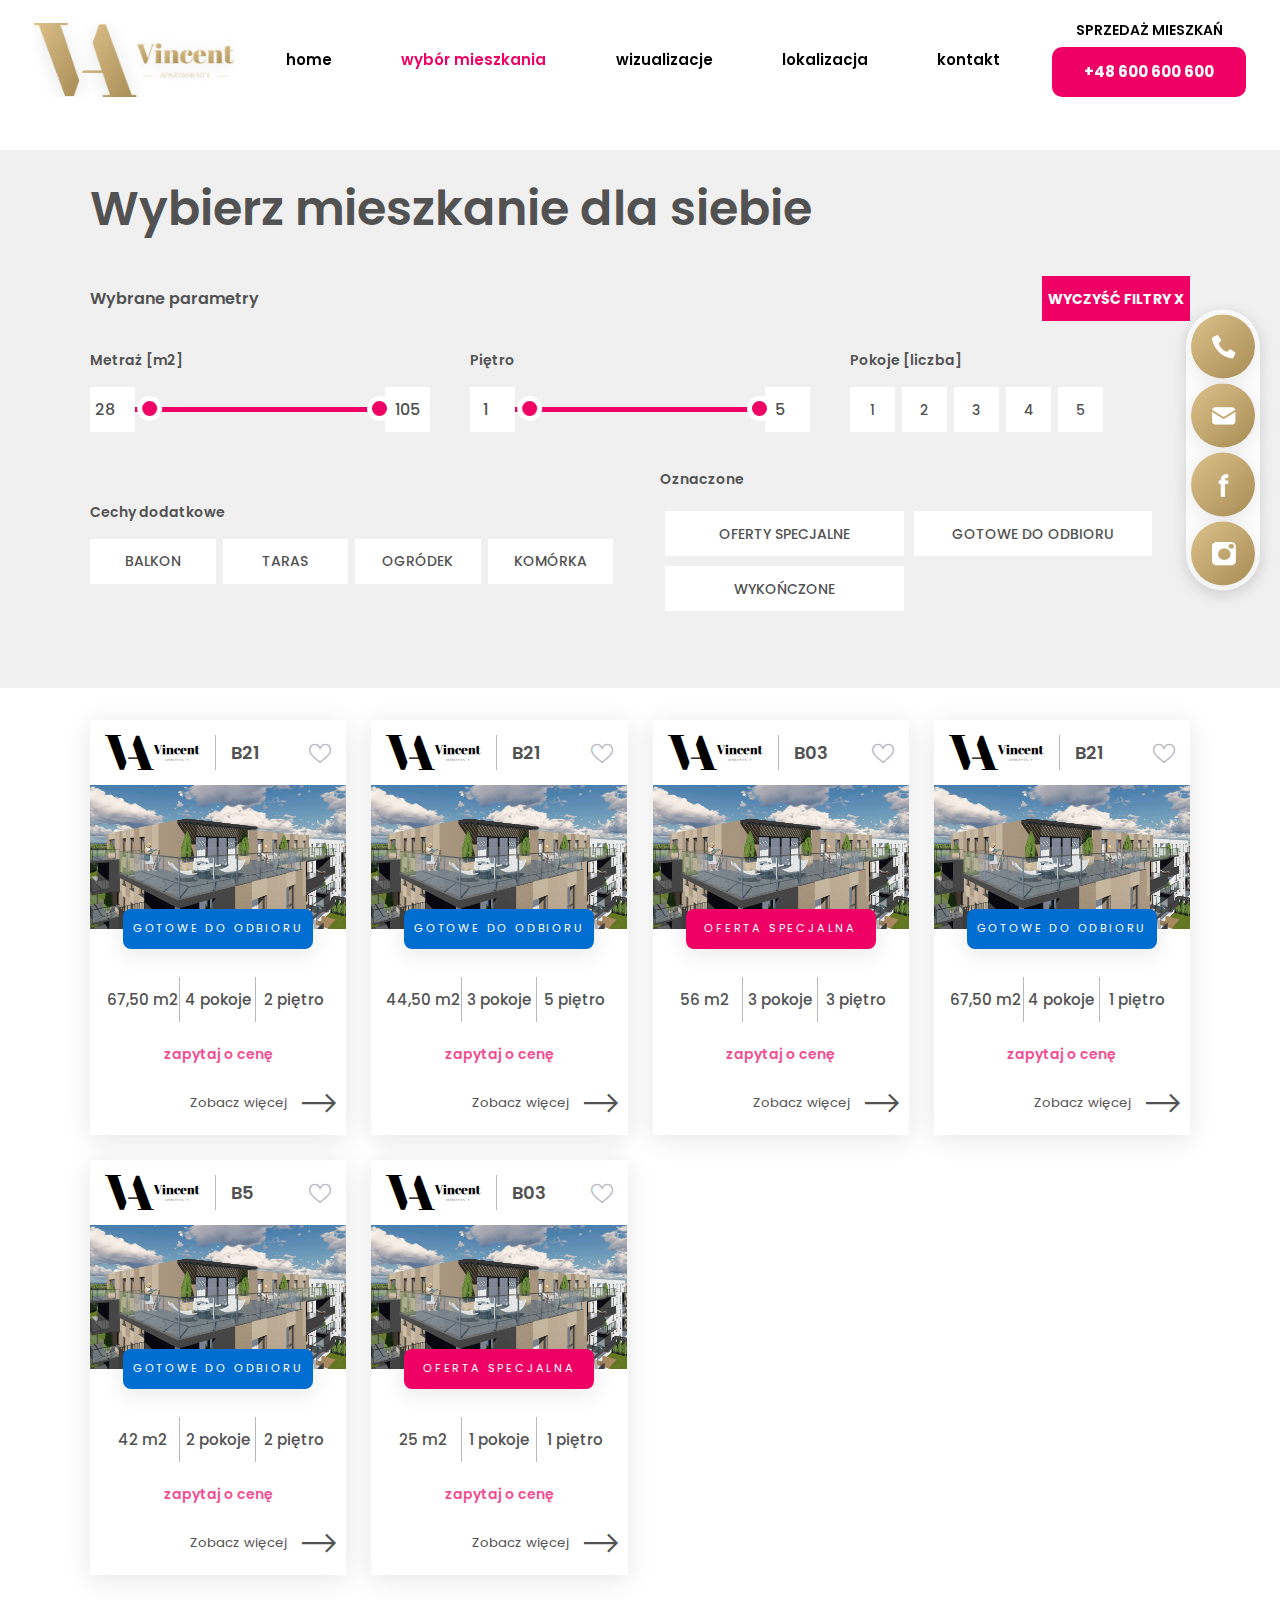
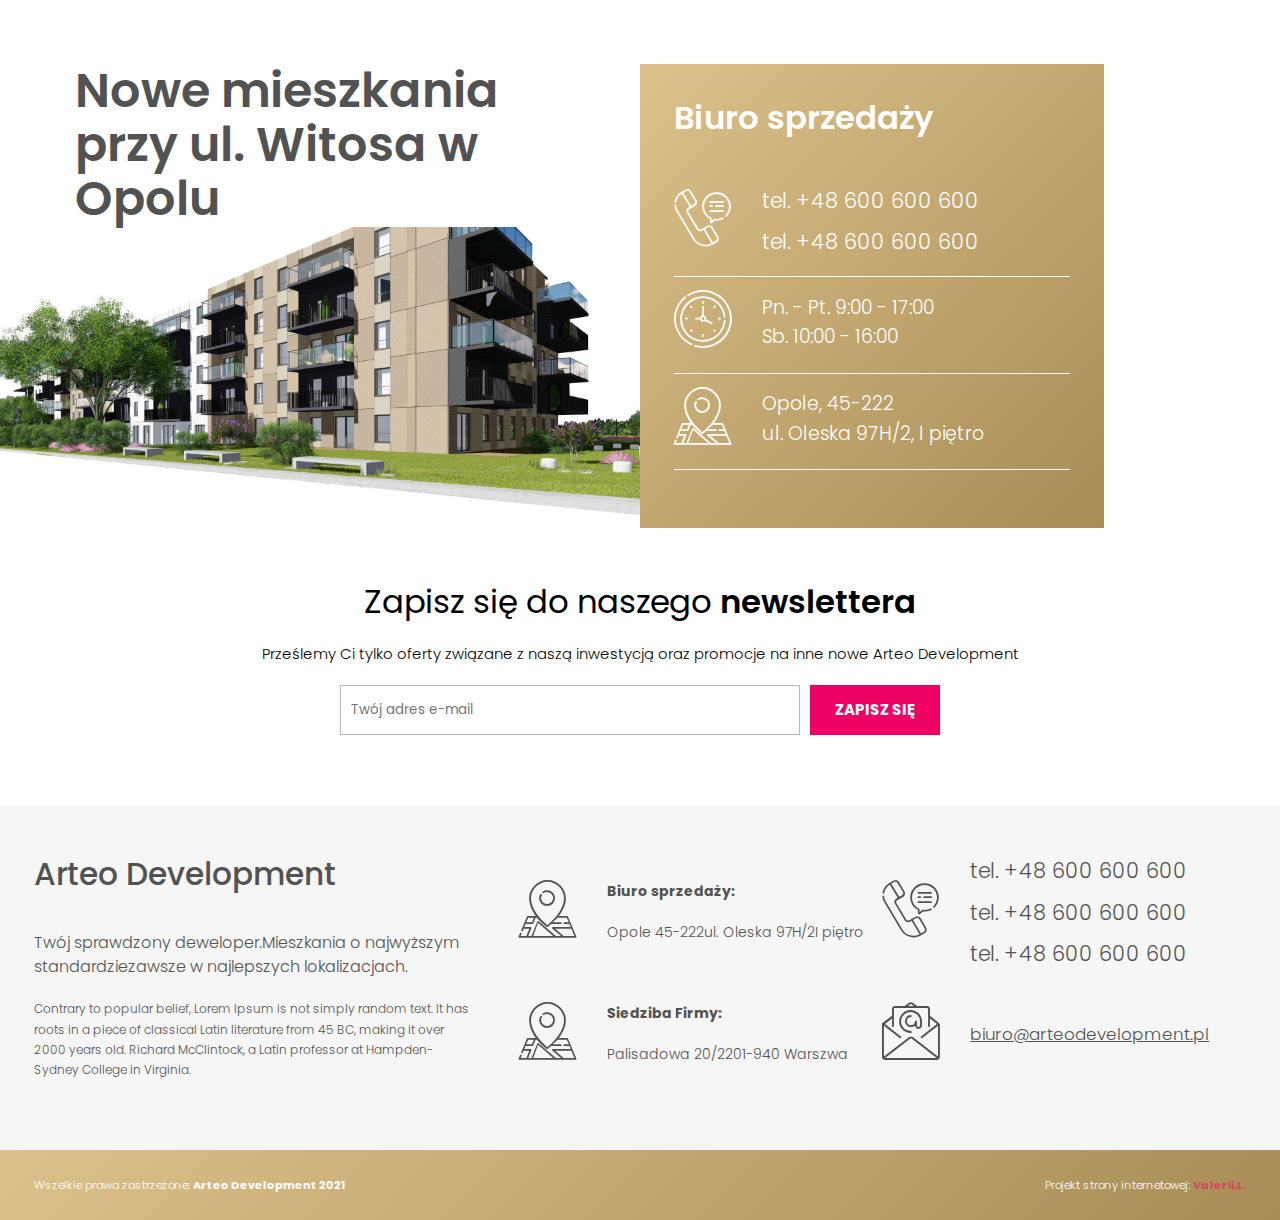
<file: list.html>
<!DOCTYPE html>
<html lang="en">
	<head>
		<title>Arteo | Wybór mieszkania</title>
		<meta charset="UTF-8" />
		<link rel="stylesheet" href="https://unpkg.com/swiper/swiper-bundle.min.css" />
		<link rel="stylesheet" href="./css/style.css" />
		<!-- <link rel="shortcut icon" href="favicon.ico" /> -->
		<meta name="viewport" content="width=device-width, initial-scale=1.0" />
	</head>
	<body>
		<div class="wrapper">
			<header class="header _pp">
				<div class="header__row">
					<div class="header__logo">
						<a href="index.html" class="logo">
							<picture>
								<source srcset="./img/logo-o.png" media="(max-width: 576px)" />
								<img src="./img/logo.png" alt="logo" />
							</picture>
						</a>
					</div>
					<div class="header__menu">
						<nav class="menu">
							<ul class="menu__list">
								<li><a href="index.html">HOME</a></li>
								<li class="current-menu-item"><a href="list.html">wybór mieszkania</a></li>
								<li><a href="flat.html">wizualizacje</a></li>
								<li><a href="location.html">lokalizacja</a></li>
								<!-- <li><a href="#">aktualności</a></li> -->
								<li><a href="contacts.html">kontakt</a></li>
								<li class="fixed__icons">
									<a href="tel:+48600600600" class="fixed__icon">
										<i class="icon-phone"></i>
									</a>
									<a target="_blank" href="mailto:biuro@arteodevelopment.pl" class="fixed__icon"
										><i class="icon-mail"></i>
									</a>
									<a target="_blank" target="_blank" href="https://www.facebook.com" class="fixed__icon">
										<i class="icon-facebook"></i>
									</a>
									<a target="_blank" href="https://www.instagram.com" class="fixed__icon"
										><i class="icon-instagram"></i>
									</a>
								</li>
							</ul>
						</nav>
					</div>
					<div class="header__contacts">
						<div class="sell">
							<span class="sell__text">Sprzedaż mieszkań</span
							><a href="tel:+48600600600" class="sell__phone btn btn_header"
								><span>+48 600 600 600</span><i class="icon-phone"></i
							></a>
						</div>
					</div>
					<div class="header__icon">
						<div class="header__toogle"><span></span></div>
					</div>
				</div>
			</header>
			<!-- /.header -->
			<div class="fixed">
				<div class="fixed__icons">
					<a href="tel:+48600600600" class="fixed__icon"><i class="icon-phone"></i></a>
					<a target="_blank" href="mailto:biuro@arteodevelopment.pl" class="fixed__icon"><i class="icon-mail"></i></a>
					<a target="_blank" target="_blank" href="https://www.facebook.com" class="fixed__icon"
						><i class="icon-facebook"></i
					></a>
					<a target="_blank" href="https://www.instagram.com" class="fixed__icon"><i class="icon-instagram"></i></a>
				</div>
			</div>
			<!-- fixed -->
			<main class="page">
				<div class="filter">
					<div class="filter__container _container">
						<h2 class="filter__title section-title">Wybierz mieszkanie dla siebie</h2>
						<div class="filter__block">
							<div class="filter__header">
								<div class="filter__name">Wybrane parametry</div>
								<div class="filter__clear btn">WYCZYŚĆ FILTRY X</div>
							</div>
							<div class="filter__row">
								<div class="filter__col">
									<p>Metraż [m2]</p>
									<div class="filter__range">
										<input type="number" id="area-max" disabled />
										<div id="area-filter"></div>

										<input type="text" id="area-min" disabled />
									</div>
								</div>
								<div class="filter__col">
									<p>Piętro</p>
									<div class="filter__range">
										<input type="number" id="floor-max" disabled />
										<div id="floor-filter"></div>
										<input type="number" id="floor-min" disabled />
									</div>
								</div>
								<div class="filter__col">
									<p>Pokoje [liczba]</p>
									<div class="filter__checkboxes">
										<div class="filter__box">
											<input class="filter__radio" type="radio" name="rooms" data-value="1" id="rooms1" /><label
												for="rooms1"
												>1</label
											>
										</div>
										<div class="filter__box">
											<input class="filter__radio" type="radio" name="rooms" data-value="2" id="rooms2" /><label
												for="rooms2"
												>2</label
											>
										</div>
										<div class="filter__box">
											<input class="filter__radio" type="radio" name="rooms" data-value="3" id="rooms3" /><label
												for="rooms3"
												>3</label
											>
										</div>
										<div class="filter__box">
											<input class="filter__radio" type="radio" name="rooms" data-value="4" id="rooms4" /><label
												for="rooms4"
												>4</label
											>
										</div>
										<div class="filter__box">
											<input class="filter__radio" type="radio" name="rooms" data-value="5" id="rooms5" /><label
												for="rooms5"
												>5</label
											>
										</div>
									</div>
								</div>
							</div>
							<div class="filter__row">
								<div class="filter__col filter__col_50">
									<p>Cechy dodatkowe</p>
									<div class="filter__checkboxes">
										<div class="filter__box filter__box_options">
											<input class="filter__checkbox" type="checkbox" name="options1" id="option1" /><label
												for="option1"
												>BALKON</label
											>
										</div>
										<div class="filter__box filter__box_options">
											<input class="filter__checkbox" type="checkbox" name="option2" id="option2" /><label for="option2"
												>taras</label
											>
										</div>
										<div class="filter__box filter__box_options">
											<input class="filter__checkbox" type="checkbox" name="option3" id="option3" /><label for="option3"
												>OGRÓDEK</label
											>
										</div>
										<div class="filter__box filter__box_options">
											<input class="filter__checkbox" type="checkbox" name="option4" id="option4" /><label for="option4"
												>KOMÓRKA</label
											>
										</div>
									</div>
								</div>
								<div class="filter__col filter__col_50">
									<p>Oznaczone</p>
									<div class="filter__checkboxes filter__checkboxes_wrap">
										<div class="filter__box filter__box_options filter__box_50">
											<input class="filter__checkbox" type="checkbox" name="option5" id="option5" /><label for="option5"
												>OFERTY SPECJALNE</label
											>
										</div>
										<div class="filter__box filter__box_options filter__box_50">
											<input class="filter__checkbox" type="checkbox" name="option6" id="option6" />
											<label for="option6"><span>GOTOWE DO ODBIORU</span></label>
										</div>
										<div class="filter__box filter__box_options filter__box_50">
											<input class="filter__checkbox" type="checkbox" name="option7" id="option7" /><label for="option7"
												>WYKOŃCZONE</label
											>
										</div>
									</div>
								</div>
							</div>
						</div>
					</div>
					<!-- /filter__container _container -->
				</div>
				<div class="home-examples">
					<div class="_container">
						<div class="home-examples__row">
							<div class="home-examples__column" data-rooms="4" data-floor="2" data-area="67.5" data-options="6">
								<div class="examples-card">
									<div class="examples-card__header">
										<div class="examples-card__logo">
											<i class="icon-logo-full"></i> <span class="examples-card__number">B21</span>
										</div>
										<i class="icon-heart"></i>
									</div>
									<div class="examples-card__img">
										<img src="./img/building-img-03.jpg" alt="examples" />
										<div class="examples-card__offer">GOTOWE DO ODBIORU</div>
									</div>
									<div class="examples-card__info">
										<span>67,50 m2</span>
										<span>4 pokoje</span>
										<span>2 piętro</span>
									</div>
									<a href="#" class="examples-card__ask">zapytaj o cenę</a>
									<a href="flat.html" class="examples-card__link">
										<span>Zobacz więcej</span>
										<i class="icon-right-arrow"></i>
									</a>
								</div>
							</div>
							<div class="home-examples__column" data-rooms="3" data-floor="5" data-area="44.5" data-options="6">
								<div class="examples-card">
									<div class="examples-card__header">
										<div class="examples-card__logo">
											<i class="icon-logo-full"></i> <span class="examples-card__number">B21</span>
										</div>
										<i class="icon-heart"></i>
									</div>
									<div class="examples-card__img">
										<img src="./img/building-img-03.jpg" alt="examples" />
										<div class="examples-card__offer">GOTOWE DO ODBIORU</div>
									</div>
									<div class="examples-card__info">
										<span>44,50 m2</span>
										<span>3 pokoje</span>
										<span>5 piętro</span>
									</div>
									<a href="#" class="examples-card__ask">zapytaj o cenę</a>
									<a href="flat.html" class="examples-card__link">
										<span>Zobacz więcej</span>
										<i class="icon-right-arrow"></i>
									</a>
								</div>
							</div>
							<div class="home-examples__column" data-rooms="3" data-floor="3" data-area="56" data-options="5">
								<div class="examples-card">
									<div class="examples-card__header">
										<div class="examples-card__logo">
											<i class="icon-logo-full"></i> <span class="examples-card__number">B03</span>
										</div>
										<i class="icon-heart"></i>
									</div>
									<div class="examples-card__img">
										<img src="./img/building-img-03.jpg" alt="examples" />
										<div class="examples-card__offer examples-card__offer_s">OFERTA SPECJALNA</div>
									</div>
									<div class="examples-card__info">
										<span>56 m2</span>
										<span>3 pokoje</span>
										<span>3 piętro</span>
									</div>
									<a href="#" class="examples-card__ask">zapytaj o cenę</a>
									<a href="flat.html" class="examples-card__link">
										<span>Zobacz więcej</span>
										<i class="icon-right-arrow"></i>
									</a>
								</div>
							</div>
							<div class="home-examples__column" data-rooms="4" data-floor="1" data-area="67.5" data-options="6">
								<div class="examples-card">
									<div class="examples-card__header">
										<div class="examples-card__logo">
											<i class="icon-logo-full"></i> <span class="examples-card__number">B21</span>
										</div>
										<i class="icon-heart"></i>
									</div>
									<div class="examples-card__img">
										<img src="./img/building-img-03.jpg" alt="examples" />
										<div class="examples-card__offer">GOTOWE DO ODBIORU</div>
									</div>
									<div class="examples-card__info">
										<span>67,50 m2</span>
										<span>4 pokoje</span>
										<span>1 piętro</span>
									</div>
									<a href="#" class="examples-card__ask">zapytaj o cenę</a>
									<a href="flat.html" class="examples-card__link">
										<span>Zobacz więcej</span>
										<i class="icon-right-arrow"></i>
									</a>
								</div>
							</div>
							<div class="home-examples__column" data-rooms="2" data-floor="2" data-area="42" data-options="1">
								<div class="examples-card">
									<div class="examples-card__header">
										<div class="examples-card__logo">
											<i class="icon-logo-full"></i> <span class="examples-card__number">B5</span>
										</div>
										<i class="icon-heart"></i>
									</div>
									<div class="examples-card__img">
										<img src="./img/building-img-03.jpg" alt="examples" />
										<div class="examples-card__offer">GOTOWE DO ODBIORU</div>
									</div>
									<div class="examples-card__info">
										<span>42 m2</span>
										<span>2 pokoje</span>
										<span>2 piętro</span>
									</div>
									<a href="#" class="examples-card__ask">zapytaj o cenę</a>
									<a href="flat.html" class="examples-card__link">
										<span>Zobacz więcej</span>
										<i class="icon-right-arrow"></i>
									</a>
								</div>
							</div>

							<div class="home-examples__column" data-rooms="1" data-floor="1" data-area="25" data-options="5">
								<div class="examples-card">
									<div class="examples-card__header">
										<div class="examples-card__logo">
											<i class="icon-logo-full"></i> <span class="examples-card__number">B03</span>
										</div>
										<i class="icon-heart"></i>
									</div>
									<div class="examples-card__img">
										<img src="./img/building-img-03.jpg" alt="examples" />
										<div class="examples-card__offer examples-card__offer_s">OFERTA SPECJALNA</div>
									</div>
									<div class="examples-card__info">
										<span>25 m2</span>
										<span>1 pokoje</span>
										<span>1 piętro</span>
									</div>
									<a href="#" class="examples-card__ask">zapytaj o cenę</a>
									<a href="flat.html" class="examples-card__link">
										<span>Zobacz więcej</span>
										<i class="icon-right-arrow"></i>
									</a>
								</div>
							</div>
						</div>
					</div>
				</div>
				<div class="section-contacts section-contacts_w _pp">
					<img src="./img/building-img-02.png" alt="" />
					<div class="_container section-contacts__container">
						<div class="section-contacts__row">
							<div class="section-contacts__column">
								<div class="section-contacts__title section-title">Nowe mieszkania przy ul. Witosa w Opolu</div>
							</div>
							<div class="section-contacts__column">
								<div class="square-info section-contacts__square">
									<div class="square-info__title block-title">Biuro sprzedaży</div>
									<div class="square-info__contacts contacts contacts_square-info">
										<div class="contacts__item">
											<div class="contacts__icon"><i class="icon-callback"></i></div>
											<div class="contacts__phones">
												<a href="tel:+48600600600" class="contacts__phone">tel. +48 600 600 600</a>
												<a href="tel:+48600600600" class="contacts__phone">tel. +48 600 600 600</a>
											</div>
										</div>
										<div class="contacts__item">
											<div class="contacts__icon"><i class="icon-time"></i></div>
											<div class="contacts__text">
												<p class="contacts__desc">Pn. - Pt. 9:00 - 17:00</p>
												<p class="contacts__desc">Sb. 10:00 - 16:00</p>
											</div>
										</div>
										<a target="_blank" href="https://g.page/arteo-development?share" class="contacts__item">
											<div class="contacts__icon"><i class="icon-map"></i></div>
											<div class="contacts__text">
												<p class="contacts__desc">Opole, 45-222</p>
												<p class="contacts__desc">ul. Oleska 97H/2, I piętro</p>
											</div>
										</a>
									</div>
								</div>
							</div>
						</div>
						<form action="#" class="section-contacts__form">
							<div class="block-title section-contacts__name"><span>Zapisz się do naszego </span>newslettera</div>
							<label for="section-contacts__input"
								>Prześlemy Ci tylko oferty związane z naszą inwestycją oraz promocje na inne nowe Arteo
								Development</label
							>
							<div class="section-contacts__mail">
								<input
									type="email"
									class="section-contacts__input"
									id="section-contacts__input"
									placeholder="Twój adres e-mail"
								/>
								<button class="section-contacts__btn btn">Zapisz się</button>
							</div>
						</form>
					</div>
					<!-- /_container -->
				</div>
			</main>
			<!-- /.main -->
			<footer class="footer">
				<div class="footer__row _pp">
					<div class="footer__column">
						<div class="footer__info">
							<h3 class="footer__title">Arteo Development</h3>
							<div class="footer__description">
								Twój sprawdzony deweloper.Mieszkania o najwyższym standardziezawsze w najlepszych lokalizacjach.
							</div>
							<p class="footer__text">
								Contrary to popular belief, Lorem Ipsum is not simply random text. It has roots in a piece of classical
								Latin literature from 45 BC, making it over 2000 years old. Richard McClintock, a Latin professor at
								Hampden-Sydney College in Virginia.
							</p>
						</div>
					</div>
					<div class="footer__column">
						<div class="footer__contacts contacts">
							<a target="_blank" href="https://g.page/arteo-development?share" class="contacts__item">
								<div class="contacts__icon"><i class="icon-map"></i></div>
								<div class="contacts__text">
									<h4 class="contacts__title">Biuro sprzedaży:</h4>
									<p class="contacts__desc">Opole 45-222ul. Oleska 97H/2I piętro</p>
								</div>
							</a>
							<div class="contacts__item">
								<div class="contacts__icon"><i class="icon-callback"></i></div>
								<div class="contacts__phones">
									<a href="tel:+48600600600" class="contacts__phone">tel. +48 600 600 600</a>
									<a href="tel:+48600600600" class="contacts__phone">tel. +48 600 600 600</a>
									<a href="tel:+48600600600" class="contacts__phone">tel. +48 600 600 600</a>
								</div>
							</div>
							<a target="_blank" href="https://goo.gl/maps/PwJQqNdGHyc9eDG28" class="contacts__item">
								<div class="contacts__icon"><i class="icon-map"></i></div>
								<div class="contacts__text">
									<h4 class="contacts__title">Siedziba Firmy:</h4>
									<p class="contacts__desc">Palisadowa 20/2201-940 Warszwa</p>
								</div>
							</a>
							<a target="_blank" href="mailto:biuro@arteodevelopment.pl" class="contacts__item">
								<div class="contacts__icon"><i class="icon-open-mail"></i></div>
								<span>biuro@arteodevelopment.pl</span>
							</a>
						</div>
					</div>
				</div>
				<div class="footer__copy _pp">
					<div class="footer__name">Wszelkie prawa zastrzeżone: <span>Arteo Development 2021</span></div>
					<div class="footer__name footer__name_right">
						Projekt strony internetowej: <a href="#" target="_blank">Valerii.L.</a>
					</div>
				</div>
			</footer>
			<!-- /.footer -->
		</div>
		<!-- /.wrapper -->
		<script src="https://unpkg.com/swiper/swiper-bundle.min.js"></script>
		<script src="./js/libs/nouislider.min.js"></script>
		<script src="./js/libs/wNumb.min.js"></script>
		<script src="./js/script.js"></script>
	</body>
</html>
</file>
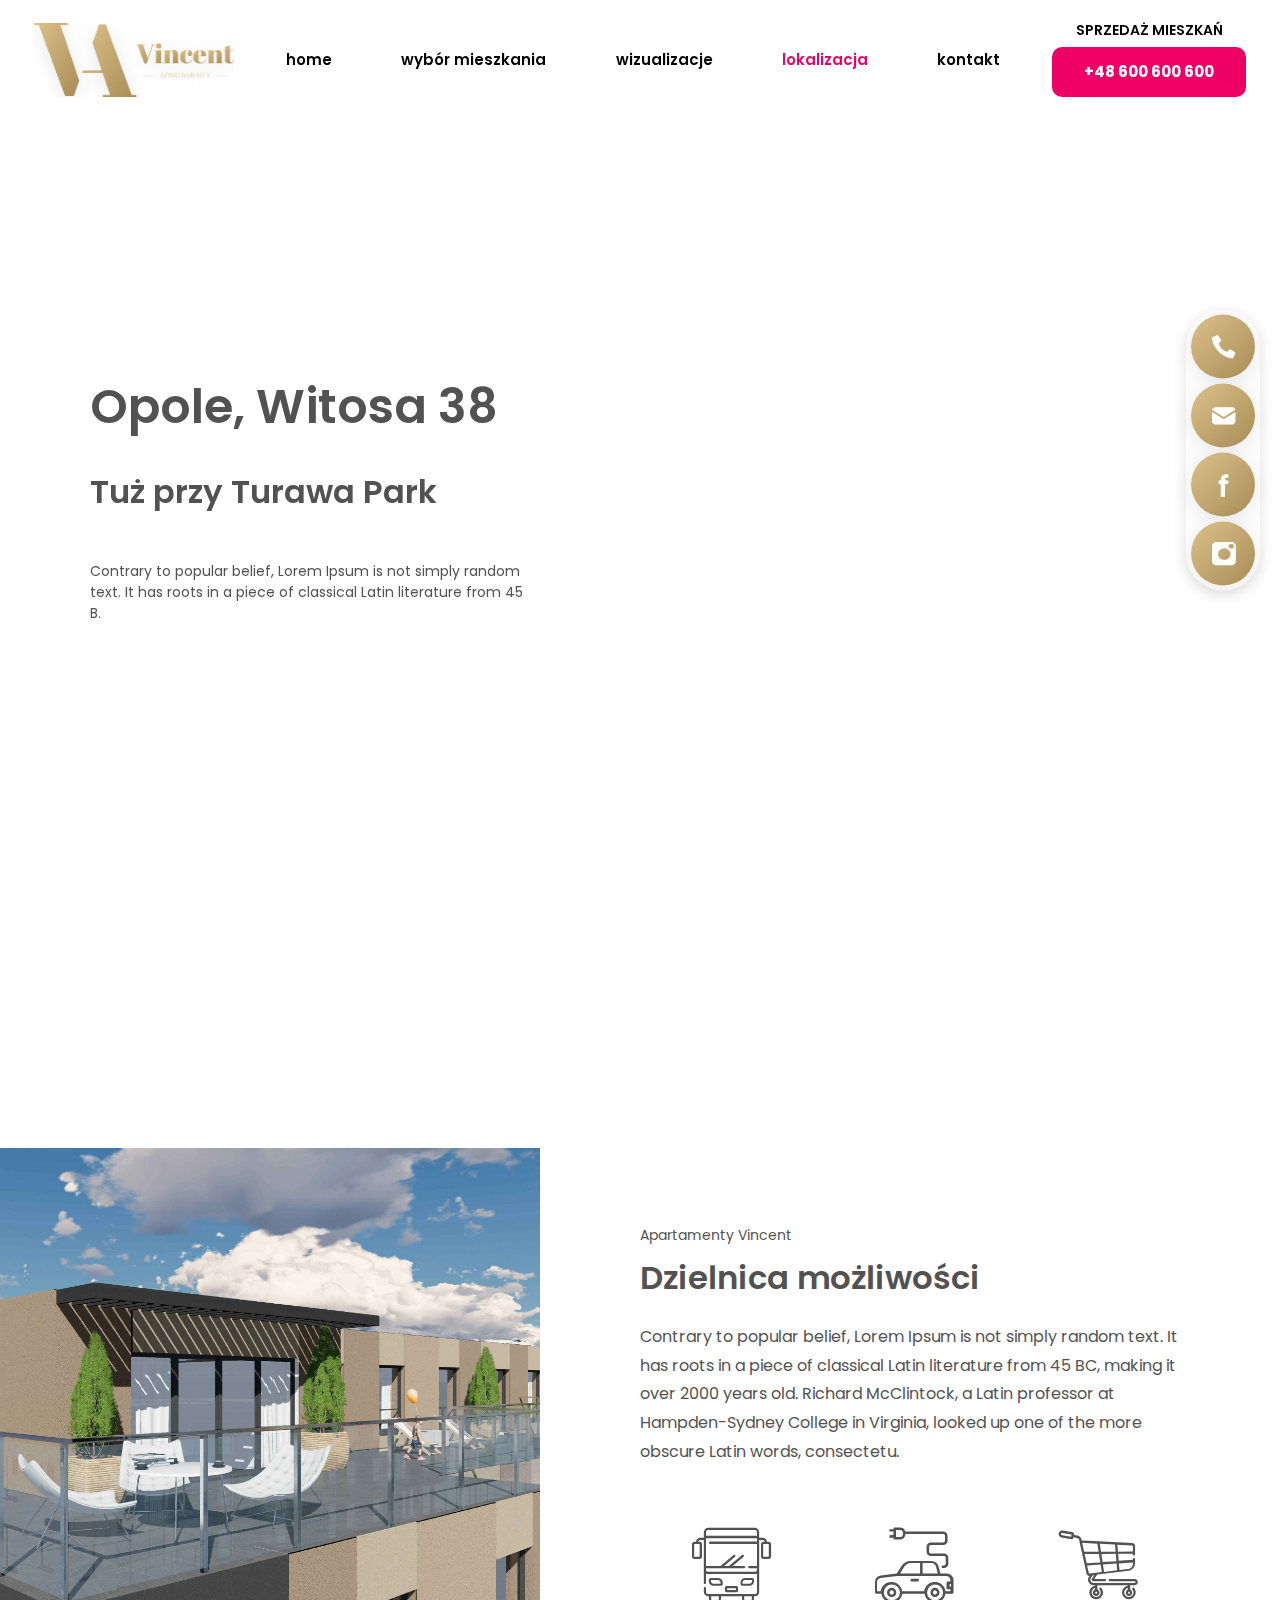
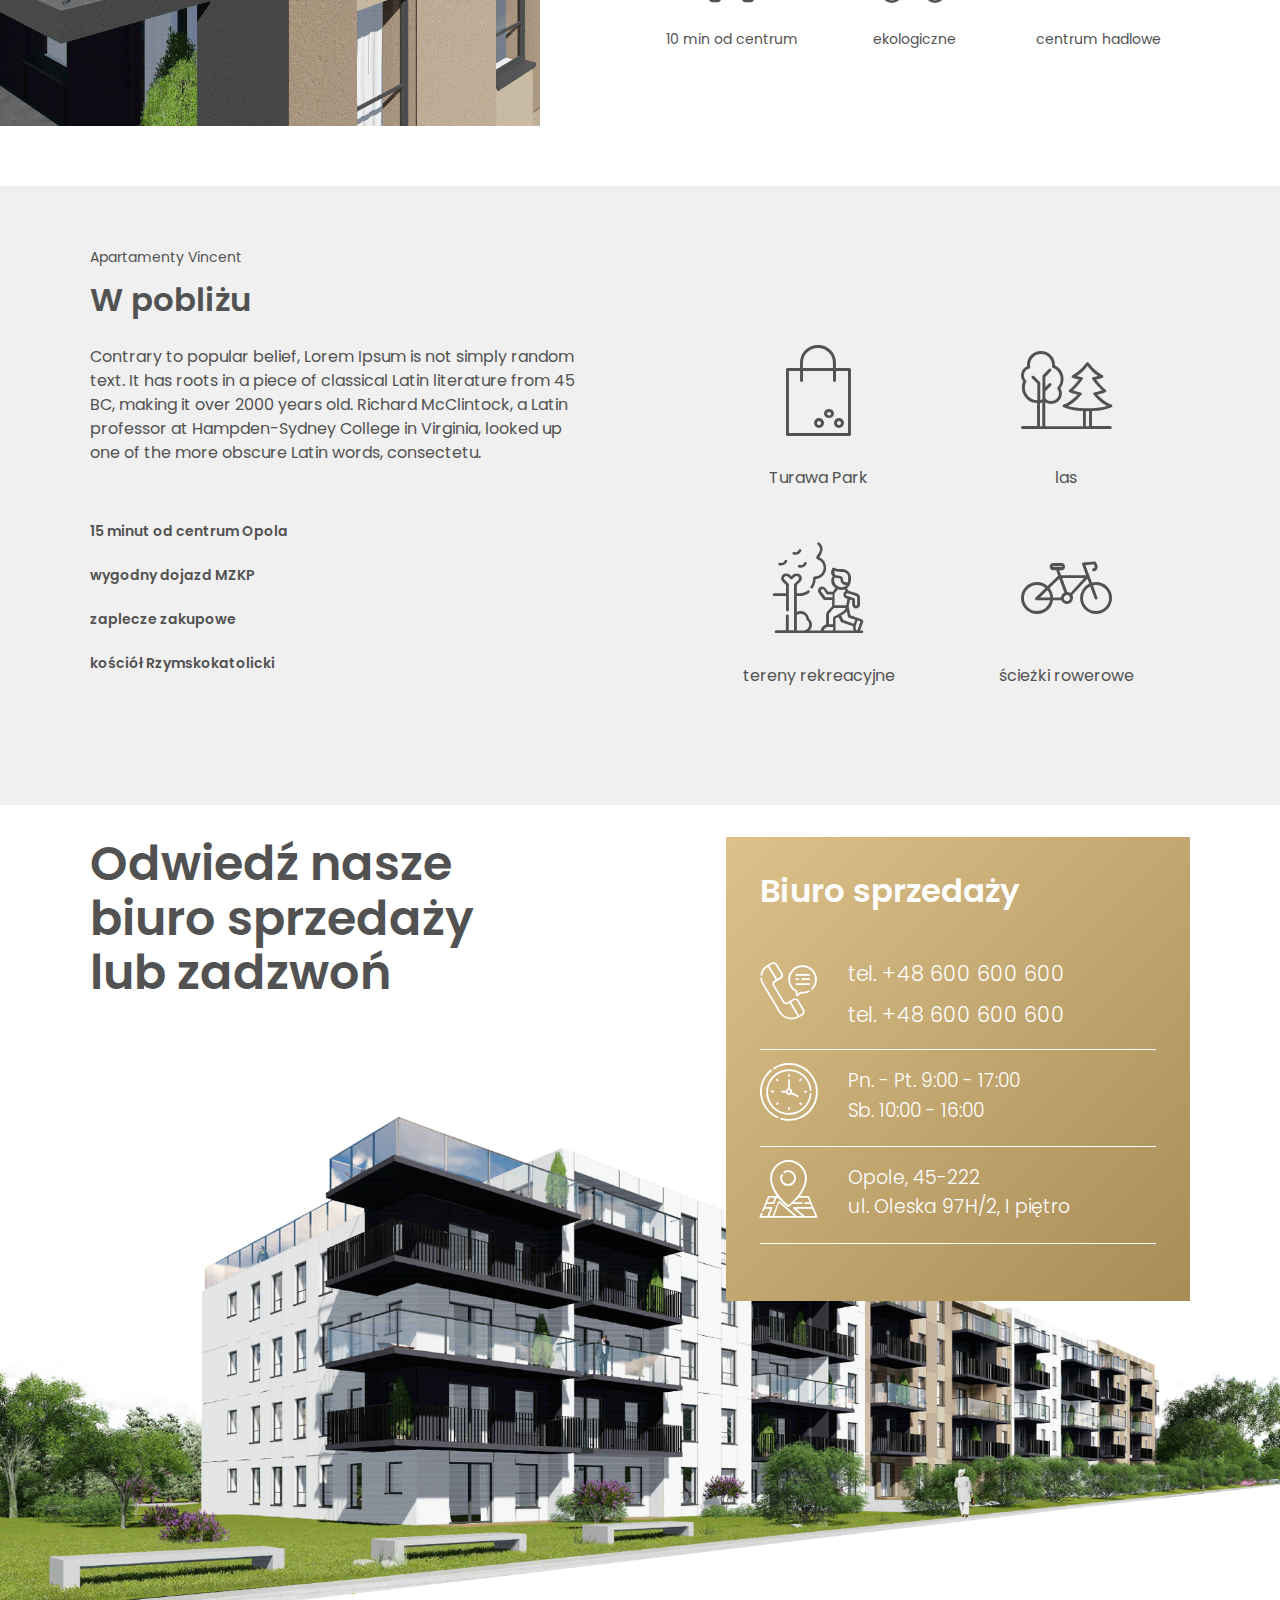
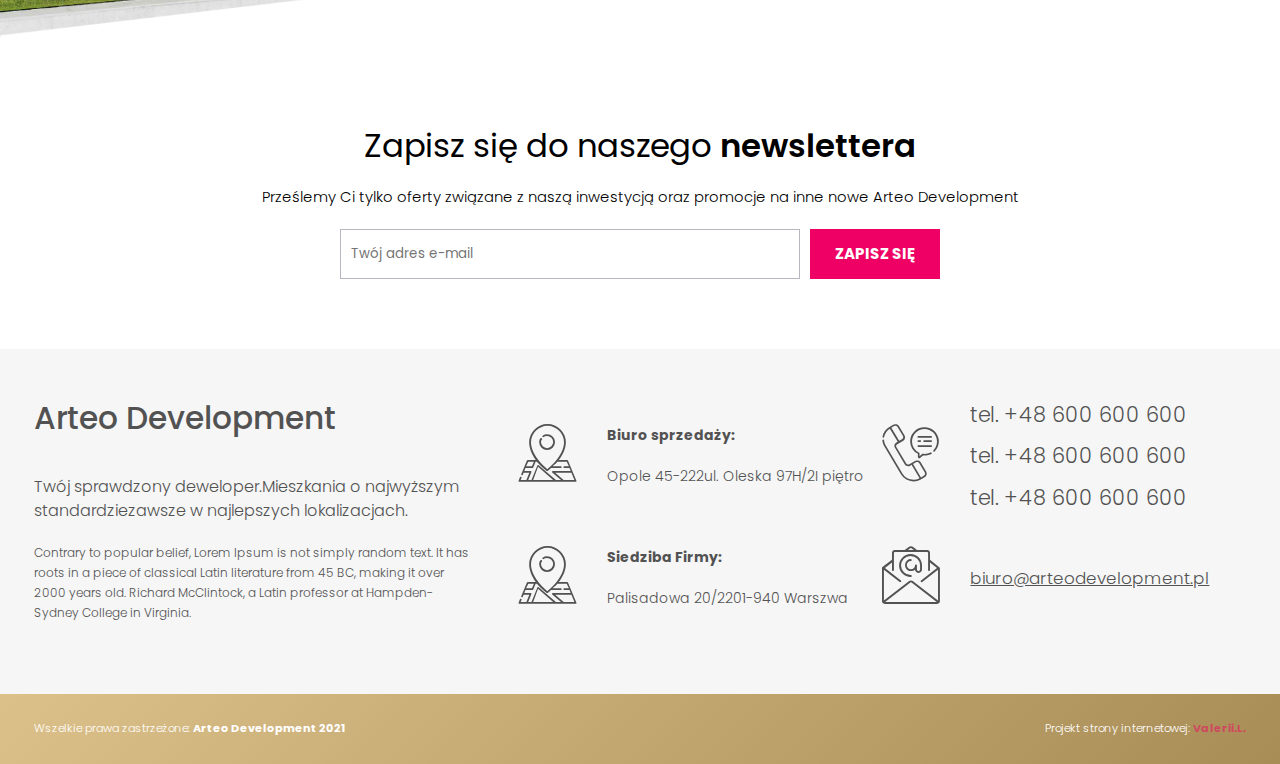
<file: location.html>
<!DOCTYPE html>
<html lang="en">
	<head>
		<title>Arteo | Localizacja</title>
		<meta charset="UTF-8" />
		<link rel="stylesheet" href="https://unpkg.com/swiper/swiper-bundle.min.css" />
		<link rel="stylesheet" href="./css/style.css" />
		<!-- <link rel="shortcut icon" href="favicon.ico" /> -->
		<meta name="viewport" content="width=device-width, initial-scale=1.0" />
	</head>
	<body>
		<div class="wrapper">
			<header class="header _pp">
				<div class="header__row">
					<div class="header__logo">
						<a href="index.html" class="logo">
							<picture>
								<source srcset="./img/logo-o.png" media="(max-width: 576px)" />
								<img src="./img/logo.png" alt="logo" />
							</picture>
						</a>
					</div>
					<div class="header__menu">
						<nav class="menu">
							<ul class="menu__list">
								<li><a href="index.html">HOME</a></li>
								<li><a href="list.html">wybór mieszkania</a></li>
								<li><a href="flat.html">wizualizacje</a></li>
								<li class="current-menu-item"><a href="location.html">lokalizacja</a></li>
								<!-- <li><a href="#">aktualności</a></li> -->
								<li><a href="contacts.html">kontakt</a></li>
								<li class="fixed__icons">
									<a href="tel:+48600600600" class="fixed__icon">
										<i class="icon-phone"></i>
									</a>
									<a target="_blank" href="mailto:biuro@arteodevelopment.pl" class="fixed__icon"
										><i class="icon-mail"></i>
									</a>
									<a target="_blank" target="_blank" href="https://www.facebook.com" class="fixed__icon">
										<i class="icon-facebook"></i>
									</a>
									<a target="_blank" href="https://www.instagram.com" class="fixed__icon"
										><i class="icon-instagram"></i>
									</a>
								</li>
							</ul>
						</nav>
					</div>
					<div class="header__contacts">
						<div class="sell">
							<span class="sell__text">Sprzedaż mieszkań</span
							><a href="tel:+48600600600" class="sell__phone btn btn_header"
								><span>+48 600 600 600</span><i class="icon-phone"></i
							></a>
						</div>
					</div>
					<div class="header__icon">
						<div class="header__toogle"><span></span></div>
					</div>
				</div>
			</header>
			<!-- /.header -->
			<div class="fixed">
				<div class="fixed__icons">
					<a href="tel:+48600600600" class="fixed__icon"><i class="icon-phone"></i></a>
					<a target="_blank" href="mailto:biuro@arteodevelopment.pl" class="fixed__icon"><i class="icon-mail"></i></a>
					<a target="_blank" target="_blank" href="https://www.facebook.com" class="fixed__icon"
						><i class="icon-facebook"></i
					></a>
					<a target="_blank" href="https://www.instagram.com" class="fixed__icon"><i class="icon-instagram"></i></a>
				</div>
			</div>
			<!-- fixed -->
			<main class="page">
				<div class="location">
					<iframe
						class="location__map"
						src="https://www.google.com/maps/embed?pb=!1m18!1m12!1m3!1d10112.540120462543!2d17.96371483125948!3d50.68031853134735!2m3!1f0!2f0!3f0!3m2!1i1024!2i768!4f13.1!3m3!1m2!1s0x4710538dda48c45d%3A0xcab45813a42b8f9b!2saleja%20Wincentego%20Witosa%2038%2C%2045-001%20Opole!5e0!3m2!1spl!2spl!4v1626261789974!5m2!1spl!2spl"
						loading="lazy"
					></iframe>
					<div class="_container location__container">
						<div class="location__content">
							<h2 class="location__title section-title">Opole, Witosa 38</h2>
							<div class="location__subtitle block-title">Tuż przy Turawa Park</div>
							<p class="location__text">
								Contrary to popular belief, Lorem Ipsum is not simply random text. It has roots in a piece of classical
								Latin literature from 45 B.
							</p>
						</div>
					</div>
				</div>
				<div class="benefits">
					<div class="benefits__img">
						<img src="./img/building-img-03.jpg	" alt="benefits-img" />
					</div>
					<div class="_container">
						<div class="benefits__content">
							<p class="benefits__subtitle">Apartamenty Vincent</p>
							<h3 class="block-title benefits__title">Dzielnica możliwości</h3>
							<p class="benefits__text">
								Contrary to popular belief, Lorem Ipsum is not simply random text. It has roots in a piece of classical
								Latin literature from 45 BC, making it over 2000 years old. Richard McClintock, a Latin professor at
								Hampden-Sydney College in Virginia, looked up one of the more obscure Latin words, consectetu.
							</p>
							<div class="benefits__icons">
								<div class="benefits__icon">
									<i class="icon-bus"></i>
									<span>10 min od centrum</span>
								</div>
								<div class="benefits__icon">
									<i class="icon-car-charger"></i>
									<span>ekologiczne</span>
								</div>
								<div class="benefits__icon">
									<i class="icon-cart"></i>
									<span>centrum hadlowe</span>
								</div>
							</div>
						</div>
					</div>
				</div>
				<div class="home-features home-features_loc">
					<div class="_container">
						<p class="home-features__subtitle">Apartamenty Vincent</p>
						<h3 class="block-title home-features__title home-features__title_mb">W pobliżu</h3>
						<div class="home-features__block home-features__block_row">
							<div class="home-features__left">
								<p class="home-features__text">
									Contrary to popular belief, Lorem Ipsum is not simply random text. It has roots in a piece of
									classical Latin literature from 45 BC, making it over 2000 years old. Richard McClintock, a Latin
									professor at Hampden-Sydney College in Virginia, looked up one of the more obscure Latin words,
									consectetu.
								</p>
								<ul class="home-features__list">
									<li>15 minut od centrum Opola</li>
									<li>wygodny dojazd MZKP</li>
									<li>zaplecze zakupowe</li>
									<li>kościół Rzymskokatolicki</li>
								</ul>
							</div>
							<div class="home-features__icons home-features__icons_wrap">
								<div class="home-features__icon">
									<i class="icon-bag"></i>
									<span>Turawa Park</span>
								</div>
								<div class="home-features__icon">
									<i class="icon-forest"></i>
									<span>las</span>
								</div>
								<div class="home-features__icon">
									<i class="icon-park"></i>
									<span>tereny rekreacyjne</span>
								</div>
								<div class="home-features__icon">
									<i class="icon-bicycle"></i>
									<span>ścieżki rowerowe</span>
								</div>
							</div>
						</div>
					</div>
				</div>
				<div class="section-contacts _pp" style="background-image: url('./img/building-img-01.png')">
					<div class="_container section-contacts__container">
						<div class="section-contacts__row">
							<div class="section-contacts__column">
								<div class="section-contacts__title section-title">Odwiedź nasze biuro sprzedaży lub zadzwoń</div>
							</div>
							<div class="section-contacts__column">
								<div class="square-info section-contacts__square">
									<div class="square-info__title block-title">Biuro sprzedaży</div>
									<div class="square-info__contacts contacts contacts_square-info">
										<div class="contacts__item">
											<div class="contacts__icon"><i class="icon-callback"></i></div>
											<div class="contacts__phones">
												<a href="tel:+48600600600" class="contacts__phone">tel. +48 600 600 600</a>
												<a href="tel:+48600600600" class="contacts__phone">tel. +48 600 600 600</a>
											</div>
										</div>
										<div class="contacts__item">
											<div class="contacts__icon"><i class="icon-time"></i></div>
											<div class="contacts__text">
												<p class="contacts__desc">Pn. - Pt. 9:00 - 17:00</p>
												<p class="contacts__desc">Sb. 10:00 - 16:00</p>
											</div>
										</div>
										<a target="_blank" href="https://g.page/arteo-development?share" class="contacts__item">
											<div class="contacts__icon"><i class="icon-map"></i></div>
											<div class="contacts__text">
												<p class="contacts__desc">Opole, 45-222</p>
												<p class="contacts__desc">ul. Oleska 97H/2, I piętro</p>
											</div>
										</a>
									</div>
								</div>
							</div>
						</div>
						<form action="#" class="section-contacts__form">
							<div class="block-title section-contacts__name"><span>Zapisz się do naszego </span>newslettera</div>
							<label for="section-contacts__input"
								>Prześlemy Ci tylko oferty związane z naszą inwestycją oraz promocje na inne nowe Arteo
								Development</label
							>
							<div class="section-contacts__mail">
								<input
									type="email"
									class="section-contacts__input"
									id="section-contacts__input"
									placeholder="Twój adres e-mail"
								/>
								<button class="section-contacts__btn btn">Zapisz się</button>
							</div>
						</form>
					</div>
					<!-- /_container -->
				</div>
			</main>
			<!-- /.main -->
			<footer class="footer">
				<div class="footer__row _pp">
					<div class="footer__column">
						<div class="footer__info">
							<h3 class="footer__title">Arteo Development</h3>
							<div class="footer__description">
								Twój sprawdzony deweloper.Mieszkania o najwyższym standardziezawsze w najlepszych lokalizacjach.
							</div>
							<p class="footer__text">
								Contrary to popular belief, Lorem Ipsum is not simply random text. It has roots in a piece of classical
								Latin literature from 45 BC, making it over 2000 years old. Richard McClintock, a Latin professor at
								Hampden-Sydney College in Virginia.
							</p>
						</div>
					</div>
					<div class="footer__column">
						<div class="footer__contacts contacts">
							<a target="_blank" href="https://g.page/arteo-development?share" class="contacts__item">
								<div class="contacts__icon"><i class="icon-map"></i></div>
								<div class="contacts__text">
									<h4 class="contacts__title">Biuro sprzedaży:</h4>
									<p class="contacts__desc">Opole 45-222ul. Oleska 97H/2I piętro</p>
								</div>
							</a>
							<div class="contacts__item">
								<div class="contacts__icon"><i class="icon-callback"></i></div>
								<div class="contacts__phones">
									<a href="tel:+48600600600" class="contacts__phone">tel. +48 600 600 600</a>
									<a href="tel:+48600600600" class="contacts__phone">tel. +48 600 600 600</a>
									<a href="tel:+48600600600" class="contacts__phone">tel. +48 600 600 600</a>
								</div>
							</div>
							<a target="_blank" href="https://goo.gl/maps/PwJQqNdGHyc9eDG28" class="contacts__item">
								<div class="contacts__icon"><i class="icon-map"></i></div>
								<div class="contacts__text">
									<h4 class="contacts__title">Siedziba Firmy:</h4>
									<p class="contacts__desc">Palisadowa 20/2201-940 Warszwa</p>
								</div>
							</a>
							<a target="_blank" href="mailto:biuro@arteodevelopment.pl" class="contacts__item">
								<div class="contacts__icon"><i class="icon-open-mail"></i></div>
								<span>biuro@arteodevelopment.pl</span>
							</a>
						</div>
					</div>
				</div>
				<div class="footer__copy _pp">
					<div class="footer__name">Wszelkie prawa zastrzeżone: <span>Arteo Development 2021</span></div>
					<div class="footer__name footer__name_right">
						Projekt strony internetowej: <a href="#" target="_blank">Valerii.L.</a>
					</div>
				</div>
			</footer>
			<!-- /.footer -->
		</div>
		<!-- /.wrapper -->
		<script src="https://unpkg.com/swiper/swiper-bundle.min.js"></script>
		<script src="./js/script.js"></script>
	</body>
</html>
</file>
<file: css/style.css>
@import url("https://fonts.googleapis.com/css?family=Poppins:300,regular,500,600,700&display=swap");*,*::before,*::after{margin:0;padding:0;border:0;-webkit-box-sizing:border-box;box-sizing:border-box}ol li,ul li{list-style:none}a,a:visited{text-decoration:none}a:hover{text-decoration:none}h1,h2,h3,h4,h5,h6{font-weight:inherit;font-size:inherit}img{vertical-align:middle}html,body{font-size:14px;line-height:1;height:100%}input[type="text"],input[type="email"],input[type="tel"],textarea{-webkit-appearance:none;-moz-appearance:none;appearance:none}input,button,textarea{font-family:inherit}.noUi-target,.noUi-target *{-webkit-touch-callout:none;-webkit-tap-highlight-color:rgba(0,0,0,0);-webkit-user-select:none;-ms-touch-action:none;touch-action:none;-ms-user-select:none;-moz-user-select:none;user-select:none;-webkit-box-sizing:border-box;box-sizing:border-box}.noUi-target{position:relative}.noUi-base,.noUi-connects{width:100%;height:100%;position:relative;z-index:1}.noUi-connects{overflow:hidden;z-index:0}.noUi-connect,.noUi-origin{will-change:transform;position:absolute;z-index:1;top:0;right:0;-ms-transform-origin:0 0;-webkit-transform-origin:0 0;-webkit-transform-style:preserve-3d;transform-origin:0 0;-webkit-transform-style:flat;transform-style:flat}.noUi-connect{height:100%;width:100%}.noUi-origin{height:10%;width:10%}.noUi-txt-dir-rtl.noUi-horizontal .noUi-origin{left:0;right:auto}.noUi-vertical .noUi-origin{width:0}.noUi-horizontal .noUi-origin{height:0}.noUi-handle{-webkit-backface-visibility:hidden;backface-visibility:hidden;position:absolute}.noUi-touch-area{height:100%;width:100%}.noUi-state-tap .noUi-connect,.noUi-state-tap .noUi-origin{-webkit-transition:transform 0.3s;-webkit-transition:-webkit-transform 0.3s;transition:-webkit-transform 0.3s;-o-transition:transform 0.3s;transition:transform 0.3s;transition:transform 0.3s, -webkit-transform 0.3s}.noUi-state-drag *{cursor:inherit !important}.noUi-horizontal{height:18px}.noUi-horizontal .noUi-handle{width:34px;height:28px;right:-17px;top:-6px}.noUi-vertical{width:18px}.noUi-vertical .noUi-handle{width:28px;height:34px;right:-6px;top:-17px}.noUi-txt-dir-rtl.noUi-horizontal .noUi-handle{left:-17px;right:auto}.noUi-target{background:#FAFAFA;border-radius:4px;border:1px solid #D3D3D3;-webkit-box-shadow:inset 0 1px 1px #F0F0F0, 0 3px 6px -5px #BBB;box-shadow:inset 0 1px 1px #F0F0F0, 0 3px 6px -5px #BBB}.noUi-connects{border-radius:3px}.noUi-connect{background:#3FB8AF}.noUi-draggable{cursor:ew-resize}.noUi-vertical .noUi-draggable{cursor:ns-resize}.noUi-handle{border:1px solid #D9D9D9;border-radius:3px;background:#FFF;cursor:default;-webkit-box-shadow:inset 0 0 1px #FFF, inset 0 1px 7px #EBEBEB, 0 3px 6px -3px #BBB;box-shadow:inset 0 0 1px #FFF, inset 0 1px 7px #EBEBEB, 0 3px 6px -3px #BBB}.noUi-active{-webkit-box-shadow:inset 0 0 1px #FFF, inset 0 1px 7px #DDD, 0 3px 6px -3px #BBB;box-shadow:inset 0 0 1px #FFF, inset 0 1px 7px #DDD, 0 3px 6px -3px #BBB}.noUi-handle:before,.noUi-handle:after{content:"";display:block;position:absolute;height:14px;width:1px;background:#E8E7E6;left:14px;top:6px}.noUi-handle:after{left:17px}.noUi-vertical .noUi-handle:before,.noUi-vertical .noUi-handle:after{width:14px;height:1px;left:6px;top:14px}.noUi-vertical .noUi-handle:after{top:17px}[disabled] .noUi-connect{background:#B8B8B8}[disabled].noUi-target,[disabled].noUi-handle,[disabled] .noUi-handle{cursor:not-allowed}.noUi-pips,.noUi-pips *{-webkit-box-sizing:border-box;box-sizing:border-box}.noUi-pips{position:absolute;color:#999}.noUi-value{position:absolute;white-space:nowrap;text-align:center}.noUi-value-sub{color:#ccc;font-size:10px}.noUi-marker{position:absolute;background:#CCC}.noUi-marker-sub{background:#AAA}.noUi-marker-large{background:#AAA}.noUi-pips-horizontal{padding:10px 0;height:80px;top:100%;left:0;width:100%}.noUi-value-horizontal{-webkit-transform:translate(-50%, 50%);-ms-transform:translate(-50%, 50%);transform:translate(-50%, 50%)}.noUi-rtl .noUi-value-horizontal{-webkit-transform:translate(50%, 50%);-ms-transform:translate(50%, 50%);transform:translate(50%, 50%)}.noUi-marker-horizontal.noUi-marker{margin-left:-1px;width:2px;height:5px}.noUi-marker-horizontal.noUi-marker-sub{height:10px}.noUi-marker-horizontal.noUi-marker-large{height:15px}.noUi-pips-vertical{padding:0 10px;height:100%;top:0;left:100%}.noUi-value-vertical{-webkit-transform:translate(0, -50%);-ms-transform:translate(0, -50%);transform:translate(0, -50%);padding-left:25px}.noUi-rtl .noUi-value-vertical{-webkit-transform:translate(0, 50%);-ms-transform:translate(0, 50%);transform:translate(0, 50%)}.noUi-marker-vertical.noUi-marker{width:5px;height:2px;margin-top:-1px}.noUi-marker-vertical.noUi-marker-sub{width:10px}.noUi-marker-vertical.noUi-marker-large{width:15px}.noUi-tooltip{display:block;position:absolute;border:1px solid #D9D9D9;border-radius:3px;background:#fff;color:#000;padding:5px;text-align:center;white-space:nowrap}.noUi-horizontal .noUi-tooltip{-webkit-transform:translate(-50%, 0);-ms-transform:translate(-50%, 0);transform:translate(-50%, 0);left:50%;bottom:120%}.noUi-vertical .noUi-tooltip{-webkit-transform:translate(0, -50%);-ms-transform:translate(0, -50%);transform:translate(0, -50%);top:50%;right:120%}.noUi-horizontal .noUi-origin>.noUi-tooltip{-webkit-transform:translate(50%, 0);-ms-transform:translate(50%, 0);transform:translate(50%, 0);left:auto;bottom:10px}.noUi-vertical .noUi-origin>.noUi-tooltip{-webkit-transform:translate(0, -18px);-ms-transform:translate(0, -18px);transform:translate(0, -18px);top:auto;right:28px}.home-about,.home-cards,.home-features,.home-features_loc ._container,.home-examples,.section-contacts,.filter,.flat,.contacts-page{padding-top:40px;padding-bottom:40px}@media (max-width: 1920px){.home-about,.home-cards,.home-features,.home-features_loc ._container,.home-examples,.section-contacts,.filter,.flat,.contacts-page{padding-top:calc(20px + 20 * ((100vw - 320px) / 1600))}}@media (max-width: 1920px){.home-about,.home-cards,.home-features,.home-features_loc ._container,.home-examples,.section-contacts,.filter,.flat,.contacts-page{padding-bottom:calc(20px + 20 * ((100vw - 320px) / 1600))}}@font-face{font-family:"arteo-font";src:url("../fonts/arteo-font.eot?cmktef");src:url("../fonts/arteo-font.eot?cmktef#iefix") format("embedded-opentype"),url("../fonts/arteo-font.ttf?cmktef") format("truetype"),url("fonts/arteo-font.woff?cmktef") format("woff"),url("../fonts/arteo-font.svg?cmktef#arteo-font") format("svg");font-weight:normal;font-style:normal;font-display:block}[class^="icon-"],[class*=" icon-"]{font-family:"arteo-font" !important;speak-as:never;font-style:normal;font-weight:normal;font-variant:normal;text-transform:none;line-height:1;-webkit-font-smoothing:antialiased;-moz-osx-font-smoothing:grayscale}.icon-logo-full:before{content:"\e91d"}.icon-accept:before{content:"\e900"}.icon-bag:before{content:"\e901"}.icon-bicycle:before{content:"\e902"}.icon-building:before{content:"\e903"}.icon-bus:before{content:"\e904"}.icon-callback:before{content:"\e905"}.icon-car-charger:before{content:"\e906"}.icon-cart:before{content:"\e907"}.icon-door:before{content:"\e908"}.icon-facebook:before{content:"\e909"}.icon-forest:before{content:"\e90a"}.icon-hand:before{content:"\e90b"}.icon-heart:before{content:"\e90c"}.icon-hybrid:before{content:"\e90d"}.icon-instagram:before{content:"\e90e"}.icon-keys:before{content:"\e90f"}.icon-light:before{content:"\e910"}.icon-logo:before{content:"\e911"}.icon-mail:before{content:"\e912"}.icon-map:before{content:"\e913"}.icon-open-mail:before{content:"\e914"}.icon-park:before{content:"\e915"}.icon-pdf:before{content:"\e916"}.icon-phone:before{content:"\e917"}.icon-right-arrow:before{content:"\e918"}.icon-left-arrow:before{content:"\e91e"}.icon-stairs:before{content:"\e919"}.icon-sun-battery:before{content:"\e91a"}.icon-time:before{content:"\e91b"}.icon-window:before{content:"\e91c"}a{cursor:pointer}body{font-family:"Poppins";color:black;font-weight:600;background-color:white}body._lock{overflow:hidden}._hide{opacity:0;visibility:hidden;-webkit-transition:0.5s;-o-transition:0.5s;transition:0.5s;position:absolute;clip:rect(0 0 0 0);width:1px;height:1px;margin:-1px}._container{max-width:1440px;padding:0 20px;margin:0 auto}@media (max-width: 1600px){._container{max-width:1140px}}@media (max-width: 1200px){._container{max-width:960px;padding:0 10px}}@media (max-width: 996px){._container{max-width:720px;padding:0 10px}}@media (max-width: 768px){._container{max-width:100%}}.wrapper{min-height:100%;overflow:hidden;display:-webkit-box;display:-ms-flexbox;display:flex;-webkit-box-orient:vertical;-webkit-box-direction:normal;-ms-flex-direction:column;flex-direction:column;opacity:0;-webkit-transition:opacity 2s ease-in-out;-o-transition:opacity 2s ease-in-out;transition:opacity 2s ease-in-out}.wrapper_load{opacity:1;-webkit-transition:opacity 2s ease-in-out;-o-transition:opacity 2s ease-in-out;transition:opacity 2s ease-in-out}.page{-webkit-box-flex:1;-ms-flex:1 1 auto;flex:1 1 auto;padding-top:150px}@media (max-width: 768px){.page{padding-top:110px}}._pp{padding-left:50px;padding-right:50px}@media (max-width: 1920px){._pp{padding-left:calc(10px + 40 * ((100vw - 320px) / 1600))}}@media (max-width: 1920px){._pp{padding-right:calc(10px + 40 * ((100vw - 320px) / 1600))}}.fixed{position:fixed;top:50%;right:20px;z-index:7;-webkit-transition:0.5s;-o-transition:0.5s;transition:0.5s;-webkit-transform:translateY(-50%);-ms-transform:translateY(-50%);transform:translateY(-50%)}@media (max-width: 576px){.fixed{display:none}}.fixed__icons{background:#ffffff;-webkit-box-shadow:0px 4px 15px rgba(0,0,0,0.1);box-shadow:0px 4px 15px rgba(0,0,0,0.1);border-radius:45.5px;display:-webkit-box;display:-ms-flexbox;display:flex;-webkit-box-orient:vertical;-webkit-box-direction:normal;-ms-flex-direction:column;flex-direction:column;-webkit-box-align:center;-ms-flex-align:center;align-items:center;-webkit-box-pack:center;-ms-flex-pack:center;justify-content:center;padding:5px}.fixed__icon{width:80px;height:80px;background:-webkit-linear-gradient(315deg, #ddc18a 0%, #a88c56 100.9%);background:-o-linear-gradient(315deg, #ddc18a 0%, #a88c56 100.9%);background:linear-gradient(135deg, #ddc18a 0%, #a88c56 100.9%);-webkit-box-shadow:0px 4px 25px rgba(0,0,0,0.1);box-shadow:0px 4px 25px rgba(0,0,0,0.1);border-radius:50%;display:-webkit-box;display:-ms-flexbox;display:flex;-webkit-box-align:center;-ms-flex-align:center;align-items:center;-webkit-box-pack:center;-ms-flex-pack:center;justify-content:center;margin-bottom:5px;color:#fff;position:relative}@media (max-width: 1920px){.fixed__icon{width:calc(40px + 40 * ((100vw - 320px) / 1600))}}@media (max-width: 1920px){.fixed__icon{height:calc(40px + 40 * ((100vw - 320px) / 1600))}}.fixed__icon::before{content:"";position:absolute;top:0;left:0;width:100%;height:100%;background-color:#fff;border-radius:50%;opacity:0}.fixed__icon:active{-webkit-transform:scale(0.93);-ms-transform:scale(0.93);transform:scale(0.93);-webkit-transition:0.3s ease;-o-transition:0.3s ease;transition:0.3s ease}@media (min-width: 992px){.fixed__icon{-webkit-transition:0.5s ease;-o-transition:0.5s ease;transition:0.5s ease}.fixed__icon i{-webkit-transition:0.5s ease;-o-transition:0.5s ease;transition:0.5s ease}.fixed__icon:hover{-webkit-transition:0.5s ease;-o-transition:0.5s ease;transition:0.5s ease}.fixed__icon:hover i{-webkit-transform:scale(1.3);-ms-transform:scale(1.3);transform:scale(1.3);-webkit-transition:0.5s ease;-o-transition:0.5s ease;transition:0.5s ease}.fixed__icon:hover::before{opacity:0.25}}.fixed__icon:last-child{margin-bottom:0}.fixed__icon i{font-size:27px;position:relative}@media (max-width: 1920px){.fixed__icon i{font-size:calc(18px + 9 * ((100vw - 320px) / 1600))}}.btn{padding:14px 32px;font-family:"Poppins";font-weight:bold;font-size:15px;line-height:146.66667%;text-transform:uppercase;color:#ffffff;border-radius:10px;background:#ef0064;display:-webkit-box;display:-ms-flexbox;display:flex;-webkit-box-align:center;-ms-flex-align:center;align-items:center;-webkit-box-pack:center;-ms-flex-pack:center;justify-content:center;text-align:center}@media (min-width: 992px){.btn{-webkit-transition:0.5s ease-in-out;-o-transition:0.5s ease-in-out;transition:0.5s ease-in-out}.btn:hover{-webkit-transition:0.5s ease-in-out;-o-transition:0.5s ease-in-out;transition:0.5s ease-in-out;background-color:#bc004f;cursor:pointer;-webkit-transform:scale(0.98);-ms-transform:scale(0.98);transform:scale(0.98);-webkit-box-shadow:0px 4px 25px rgba(0,0,0,0.1);box-shadow:0px 4px 25px rgba(0,0,0,0.1)}}.btn:active{-webkit-transition:0.2s linear;-o-transition:0.2s linear;transition:0.2s linear;-webkit-transform:scale(0.96);-ms-transform:scale(0.96);transform:scale(0.96);-webkit-box-shadow:none;box-shadow:none;background-color:#e0005e}.btn_header{white-space:nowrap}.btn_header i{display:none}@media (max-width: 576px){.btn_header i{display:block}.btn_header span{display:none}}.section-title{font-weight:600;font-size:56px;line-height:114%;color:#525252}@media (max-width: 1920px){.section-title{font-size:calc(35px + 21 * ((100vw - 320px) / 1600))}}.home-sign{width:350px;height:350px;margin-top:75px;background:-webkit-linear-gradient(315deg, #ddc18a 0%, #a88c56 100.9%);background:-o-linear-gradient(315deg, #ddc18a 0%, #a88c56 100.9%);background:linear-gradient(135deg, #ddc18a 0%, #a88c56 100.9%);position:relative;z-index:2;-webkit-transform:translateY(-50%);-ms-transform:translateY(-50%);transform:translateY(-50%);display:-webkit-box;display:-ms-flexbox;display:flex;-webkit-box-align:end;-ms-flex-align:end;align-items:flex-end}@media (max-width: 1920px){.home-sign{width:calc(100px + 250 * ((100vw - 320px) / 1600))}}@media (max-width: 1920px){.home-sign{height:calc(100px + 250 * ((100vw - 320px) / 1600))}}@media (max-width: 768px){.home-sign{-webkit-transform:translateY(0%);-ms-transform:translateY(0%);transform:translateY(0%);margin-top:0}}.home-sign__text{font-size:38px;color:#fff;line-height:126%;margin-left:35px;margin-bottom:35px}@media (max-width: 1920px){.home-sign__text{font-size:calc(16px + 22 * ((100vw - 320px) / 1600))}}@media (max-width: 1920px){.home-sign__text{margin-left:calc(15px + 20 * ((100vw - 320px) / 1600))}}@media (max-width: 1920px){.home-sign__text{margin-bottom:calc(15px + 20 * ((100vw - 320px) / 1600))}}.block-title{font-size:38px;line-height:126%}@media (max-width: 1920px){.block-title{font-size:calc(24px + 14 * ((100vw - 320px) / 1600))}}.square-info{width:600px;height:600px;padding:50px;background:-webkit-linear-gradient(315deg, #ddc18a 0%, #a88c56 100.9%);background:-o-linear-gradient(315deg, #ddc18a 0%, #a88c56 100.9%);background:linear-gradient(135deg, #ddc18a 0%, #a88c56 100.9%);color:#fff}@media (max-width: 1920px){.square-info{width:calc(260px + 340 * ((100vw - 320px) / 1600))}}@media (max-width: 1920px){.square-info{height:calc(260px + 340 * ((100vw - 320px) / 1600))}}@media (max-width: 1920px){.square-info{padding:calc(10px + 40 * ((100vw - 320px) / 1600))}}.square-info__title{margin-bottom:70px}@media (max-width: 1920px){.square-info__title{margin-bottom:calc(10px + 60 * ((100vw - 320px) / 1600))}}.square-info__contacts{-webkit-box-orient:vertical;-webkit-box-direction:normal;-ms-flex-direction:column;flex-direction:column}.header{position:fixed;z-index:5;width:100%;top:0;left:0;min-height:120px;display:-webkit-box;display:-ms-flexbox;display:flex;-webkit-box-orient:vertical;-webkit-box-direction:normal;-ms-flex-direction:column;flex-direction:column;-webkit-box-pack:center;-ms-flex-pack:center;justify-content:center;background-color:rgba(255,255,255,0.95)}@media (max-width: 1200px){.header{padding-top:20px}}@media (max-width: 768px){.header{padding-top:10px;padding-bottom:10px;min-height:80px}}@media (max-width: 576px){.header{padding-top:5px;padding-bottom:5px}}.header__row{display:-webkit-box;display:-ms-flexbox;display:flex;-webkit-box-pack:justify;-ms-flex-pack:justify;justify-content:space-between;-webkit-box-align:center;-ms-flex-align:center;align-items:center;margin:0 -15px}@media (max-width: 1200px){.header__row{-ms-flex-wrap:wrap;flex-wrap:wrap}}.header__logo{-webkit-box-flex:0;-ms-flex:0 1 230px;flex:0 1 230px;padding:0 15px}@media (max-width: 1200px){.header__logo{-webkit-box-ordinal-group:1;-ms-flex-order:0;order:0}}@media (max-width: 768px){.header__logo{-webkit-box-flex:0;-ms-flex:0 1 33.333%;flex:0 1 33.333%}}.header__menu{-webkit-box-flex:1;-ms-flex:1 1 auto;flex:1 1 auto;padding:0 15px}@media (max-width: 1200px){.header__menu{-webkit-box-ordinal-group:3;-ms-flex-order:2;order:2;-webkit-box-flex:1;-ms-flex:1 1 100%;flex:1 1 100%}}.header__menu_active::before{content:"";position:absolute;top:0;left:0;width:100%;height:80px;background-color:#fff;z-index:9}.header__contacts{padding:0 15px;position:relative;z-index:9}@media (max-width: 1200px){.header__contacts{-webkit-box-ordinal-group:2;-ms-flex-order:1;order:1}}@media (max-width: 576px){.header__contacts{-webkit-box-flex:0;-ms-flex:0 1 33.333%;flex:0 1 33.333%}}.header__toogle span{top:8px}.header__toogle span::after,.header__toogle span::before{content:""}.header__toogle span::after{top:20px}.header__toogle span::before{top:10px}.header__toogle span,.header__toogle span:after,.header__toogle span:before{position:absolute;width:100%;height:2px;left:0;background-color:#000;-webkit-transition:0.3s;-o-transition:0.3s;transition:0.3s}.header__toogle_active span{background-color:transparent}.header__toogle_active span:after{-webkit-transform:rotate(-135deg);-ms-transform:rotate(-135deg);transform:rotate(-135deg);top:11px}.header__toogle_active span:before{-webkit-transform:rotate(135deg);-ms-transform:rotate(135deg);transform:rotate(135deg);top:11px}.header__icon{display:none}@media (max-width: 769px){.header__icon{display:block;position:relative;max-width:40px;-webkit-box-flex:0;-ms-flex:0 0 40px;flex:0 0 40px;height:40px;margin:0 auto;z-index:10}}@media (max-width: 576px){.header__icon{-webkit-box-flex:0;-ms-flex:0 1 33.333%;flex:0 1 33.333%}}.logo{display:-webkit-box;display:-ms-flexbox;display:flex;min-width:180px;position:relative;z-index:10}@media (min-width: 992px){.logo{-webkit-transition:0.5s ease-in-out;-o-transition:0.5s ease-in-out;transition:0.5s ease-in-out}.logo:hover{-webkit-transition:0.5s ease-in-out;-o-transition:0.5s ease-in-out;transition:0.5s ease-in-out;cursor:pointer;-webkit-filter:brightness(2) drop-shadow(0 0 3px #ef0064);filter:brightness(2) drop-shadow(0 0 3px #ef0064);-webkit-transform:scale(0.98);-ms-transform:scale(0.98);transform:scale(0.98)}}.logo:active{-webkit-transition:0.2s linear;-o-transition:0.2s linear;transition:0.2s linear;-webkit-transform:scale(0.96);-ms-transform:scale(0.96);transform:scale(0.96)}@media (max-width: 576px){.logo{min-width:unset}}.logo img{max-width:100%}@media (max-width: 576px){.logo img{max-height:70px}}.menu{padding-left:30px;padding-right:30px}@media (max-width: 1920px){.menu{padding-left:calc(10px + 20 * ((100vw - 320px) / 1600))}}@media (max-width: 1920px){.menu{padding-right:calc(10px + 20 * ((100vw - 320px) / 1600))}}@media (max-width: 769px){.menu{position:fixed;top:0;left:0;width:100vw;height:100vh;background-color:#fff;-webkit-transition:0.5s ease;-o-transition:0.5s ease;transition:0.5s ease;z-index:8;padding-top:90px;-webkit-transform:translateX(-100%);-ms-transform:translateX(-100%);transform:translateX(-100%)}.menu_active{-webkit-transform:translateX(0);-ms-transform:translateX(0);transform:translateX(0);-webkit-transition:0.5s ease;-o-transition:0.5s ease;transition:0.5s ease;overflow:auto}}.menu__list{display:-webkit-box;display:-ms-flexbox;display:flex;-webkit-box-pack:justify;-ms-flex-pack:justify;justify-content:space-between;-webkit-box-align:center;-ms-flex-align:center;align-items:center;margin:0 -10px}@media (max-width: 992px){.menu__list{-ms-flex-wrap:wrap;flex-wrap:wrap;-webkit-box-pack:center;-ms-flex-pack:center;justify-content:center}}@media (max-width: 769px){.menu__list{-webkit-box-orient:vertical;-webkit-box-direction:normal;-ms-flex-direction:column;flex-direction:column;-webkit-box-align:start;-ms-flex-align:start;align-items:flex-start;padding:30px;background-color:#fff}}.menu__list li{padding:0 10px}@media (max-width: 1200px){.menu__list li{padding:10px}}@media (max-width: 769px){.menu__list li{margin-bottom:20px}.menu__list li:last-child{margin-bottom:0}}.menu__list li a{text-decoration:none;text-transform:lowercase;color:#000;font-size:15px;line-height:146.66667%;position:relative}@media (max-width: 769px){.menu__list li a{font-size:18px}}@media (min-width: 992px){.menu__list li a{-webkit-transition:0.5s ease-in-out;-o-transition:0.5s ease-in-out;transition:0.5s ease-in-out}.menu__list li a::after{content:"";position:absolute;bottom:-5px;left:50%;width:0;height:2px;background-color:#000}.menu__list li a:hover:after{-webkit-transition:0.5s ease-in-out;-o-transition:0.5s ease-in-out;transition:0.5s ease-in-out;left:0;width:100%}}.menu__list li.current-menu-item a{color:#ef0064}.menu__list li.current-menu-item a::after{background-color:#ef0064}.sell{display:-webkit-box;display:-ms-flexbox;display:flex;-webkit-box-orient:vertical;-webkit-box-direction:normal;-ms-flex-direction:column;flex-direction:column}@media (max-width: 769px){.sell{position:relative;z-index:10}}.sell__text{font-size:14px;line-height:100%;text-align:center;text-transform:uppercase;margin-bottom:10px}@media (max-width: 576px){.sell__text{display:none}}.menu .fixed__icons{display:none;-webkit-box-shadow:none;box-shadow:none;-webkit-box-orient:horizontal;-webkit-box-direction:normal;-ms-flex-direction:row;flex-direction:row;-webkit-box-pack:start;-ms-flex-pack:start;justify-content:flex-start}.menu .fixed__icons a{margin-right:10px;margin-bottom:0;color:#fff}@media (max-width: 576px){.menu .fixed__icons{display:-webkit-box;display:-ms-flexbox;display:flex}}.footer{background:#f6f6f6;color:#525252}.footer__row{display:-webkit-box;display:-ms-flexbox;display:flex;-webkit-box-pack:justify;-ms-flex-pack:justify;justify-content:space-between;padding-top:70px;padding-bottom:70px}@media (max-width: 1920px){.footer__row{padding-top:calc(20px + 50 * ((100vw - 320px) / 1600))}}@media (max-width: 1920px){.footer__row{padding-bottom:calc(20px + 50 * ((100vw - 320px) / 1600))}}@media (max-width: 992px){.footer__row{-webkit-box-orient:vertical;-webkit-box-direction:normal;-ms-flex-direction:column;flex-direction:column}}.footer__column{-webkit-box-flex:0;-ms-flex:0 1 40%;flex:0 1 40%}.footer__column:last-child{-webkit-box-flex:0;-ms-flex:0 1 60%;flex:0 1 60%}.footer__info{max-width:95%;padding-right:20px}@media (max-width: 992px){.footer__info{padding-right:0px;margin-bottom:40px}}@media (max-width: 992px) and (max-width: 1920px){.footer__info{margin-bottom:calc(20px + 20 * ((100vw - 320px) / 1600))}}.footer__title{font-weight:500;font-size:36px;margin-bottom:50px;line-height:122.22222%}@media (max-width: 1920px){.footer__title{font-size:calc(24px + 12 * ((100vw - 320px) / 1600))}}@media (max-width: 1920px){.footer__title{margin-bottom:calc(20px + 30 * ((100vw - 320px) / 1600))}}.footer__description{font-weight:300;font-size:16px;line-height:150%;margin-bottom:20px}.footer__text{font-weight:300;font-size:12px;line-height:167%}.footer__copy{color:#fff;height:70px;display:-webkit-box;display:-ms-flexbox;display:flex;-webkit-box-align:center;-ms-flex-align:center;align-items:center;background:-webkit-linear-gradient(315deg, #ddc18a 0%, #a88c56 100.9%);background:-o-linear-gradient(315deg, #ddc18a 0%, #a88c56 100.9%);background:linear-gradient(135deg, #ddc18a 0%, #a88c56 100.9%);-webkit-box-pack:justify;-ms-flex-pack:justify;justify-content:space-between;margin:0 -10px}.footer__name{font-weight:300;font-size:12px;line-height:150%;-webkit-box-flex:0;-ms-flex:0 0 50%;flex:0 0 50%;padding:0 10px}@media (max-width: 1920px){.footer__name{font-size:calc(10px + 2 * ((100vw - 320px) / 1600))}}.footer__name_right{text-align:right}.footer__name span,.footer__name a{font-weight:700}.footer__name a{color:rgba(239,0,100,0.5)}@media (min-width: 992px){.footer__name a{-webkit-transition:0.3s;-o-transition:0.3s;transition:0.3s}.footer__name a:hover{-webkit-transition:0.3s;-o-transition:0.3s;transition:0.3s;color:#ef0064}}.contacts{display:-webkit-box;display:-ms-flexbox;display:flex;-ms-flex-wrap:wrap;flex-wrap:wrap}.contacts_square-info .contacts__desc{font-size:22px}@media (max-width: 1920px){.contacts_square-info .contacts__desc{font-size:calc(14px + 8 * ((100vw - 320px) / 1600))}}.contacts_square-info .contacts__item{position:relative}.contacts_square-info .contacts__item::after{content:"";position:absolute;bottom:-25px;left:0;width:100%;height:1px;background-color:#fff}@media (max-width: 1920px){.contacts_square-info .contacts__item::after{bottom:calc(-12.5px + -12.5 * ((100vw - 320px) / 1600))}}@media (min-width: 992px){.contacts_square-info .contacts__item{-webkit-transition:0.5s ease;-o-transition:0.5s ease;transition:0.5s ease}.contacts_square-info .contacts__item:hover{-webkit-transform:scale(1.05);-ms-transform:scale(1.05);transform:scale(1.05);-webkit-transition:0.5s ease;-o-transition:0.5s ease;transition:0.5s ease;color:#fff}.contacts_square-info .contacts__item:hover .contacts__icon{color:#fff}}.contacts__item{-webkit-box-flex:0;-ms-flex:0 0 50%;flex:0 0 50%;color:inherit;display:-webkit-box;display:-ms-flexbox;display:flex;-webkit-box-align:center;-ms-flex-align:center;align-items:center;margin-bottom:50px}@media (max-width: 1920px){.contacts__item{margin-bottom:calc(10px + 40 * ((100vw - 320px) / 1600))}}@media (min-width: 992px){.contacts__item{-webkit-transition:0.3s;-o-transition:0.3s;transition:0.3s}.contacts__item:hover{-webkit-transition:0.3s;-o-transition:0.3s;transition:0.3s;color:#ef0064}.contacts__item:hover .contacts__icon{-webkit-transition:0.5s ease;-o-transition:0.5s ease;transition:0.5s ease;color:#006dd1;-webkit-animation:jump 1s infinite alternate;animation:jump 1s infinite alternate}@-webkit-keyframes jump{from{-webkit-transform:scale(1);transform:scale(1)}50%{-webkit-transform:scale(0.97);transform:scale(0.97)}to{-webkit-transform:scale(1.03);transform:scale(1.03)}}@keyframes jump{from{-webkit-transform:scale(1);transform:scale(1)}50%{-webkit-transform:scale(0.97);transform:scale(0.97)}to{-webkit-transform:scale(1.03);transform:scale(1.03)}}}@media (max-width: 769px){.contacts__item{-webkit-transition:0.3s;-o-transition:0.3s;transition:0.3s;-webkit-box-flex:1;-ms-flex:1 1 100%;flex:1 1 100%}}.contacts__item span{font-weight:300;font-size:18px;line-height:133%;text-decoration:underline}@media (max-width: 1920px){.contacts__item span{font-size:calc(15px + 3 * ((100vw - 320px) / 1600))}}.contacts__icon{-webkit-transition:0.5s ease;-o-transition:0.5s ease;transition:0.5s ease;font-size:64px;margin-right:40px}@media (max-width: 1920px){.contacts__icon{font-size:calc(48px + 16 * ((100vw - 320px) / 1600))}}@media (max-width: 1920px){.contacts__icon{margin-right:calc(15px + 25 * ((100vw - 320px) / 1600))}}.contacts__title{font-weight:bold;font-size:14px;line-height:157%;margin-bottom:25px}@media (max-width: 1920px){.contacts__title{margin-bottom:calc(10px + 15 * ((100vw - 320px) / 1600))}}.contacts__desc{font-size:14px;line-height:157%;font-weight:300}.contacts__phone{margin-bottom:10px;font-weight:300;font-size:24px;line-height:150%;white-space:nowrap;color:inherit}@media (max-width: 1920px){.contacts__phone{font-size:calc(16px + 8 * ((100vw - 320px) / 1600))}}@media (min-width: 992px){.contacts__phone:hover{text-decoration:underline}}.contacts__phone:last-child{margin-bottom:0}.contacts__phones{display:-webkit-box;display:-ms-flexbox;display:flex;-webkit-box-orient:vertical;-webkit-box-direction:normal;-ms-flex-direction:column;flex-direction:column}.home-main__slider{width:100%;height:100%;border-radius:10px;overflow:hidden}@media (max-width: 768px){.home-main__slider{margin-bottom:20px}}.home-main__subtitle{font-weight:600;font-size:24px;line-height:100%;text-align:center;color:#fff;text-shadow:0px 4px 20px rgba(0,0,0,0.25);margin-bottom:15px}@media (max-width: 1920px){.home-main__subtitle{font-size:calc(18px + 6 * ((100vw - 320px) / 1600))}}.home-main__title{font-weight:600;font-size:76px;line-height:100%;text-align:center;color:#fff;text-shadow:0px 4px 15px rgba(0,0,0,0.15);margin-bottom:40px}@media (max-width: 1920px){.home-main__title{font-size:calc(45px + 31 * ((100vw - 320px) / 1600))}}@media (max-width: 1920px){.home-main__title{margin-bottom:calc(20px + 20 * ((100vw - 320px) / 1600))}}.home-main__slider-btns{position:absolute;bottom:20px;left:20px;z-index:3;display:-webkit-box;display:-ms-flexbox;display:flex;-webkit-box-align:center;-ms-flex-align:center;align-items:center;-webkit-box-pack:center;-ms-flex-pack:center;justify-content:center}.home-main__slider-btns i{font-size:40px;color:#fff}.home-main__prev{margin-right:40px}.home-main__slider-btn{cursor:pointer}@media (min-width: 992px){.home-main__slider-btn{-webkit-transition:0.3s;-o-transition:0.3s;transition:0.3s}.home-main__slider-btn i{-webkit-transition:0.3s;-o-transition:0.3s;transition:0.3s}.home-main__slider-btn:hover{-webkit-transition:0.3s;-o-transition:0.3s;transition:0.3s}.home-main__slider-btn:hover i{color:#ef0064;-webkit-transition:0.3s;-o-transition:0.3s;transition:0.3s}}.home-main__content{position:absolute;width:100%;height:100%;display:-webkit-box;display:-ms-flexbox;display:flex;-webkit-box-orient:vertical;-webkit-box-direction:normal;-ms-flex-direction:column;flex-direction:column;-webkit-box-align:center;-ms-flex-align:center;align-items:center;-webkit-box-pack:center;-ms-flex-pack:center;justify-content:center;z-index:2}.home-main__btn{letter-spacing:0.25em}.home-main__btn span{font-size:15px}@media (max-width: 1920px){.home-main__btn span{font-size:calc(12px + 3 * ((100vw - 320px) / 1600))}}.home-main__btn i{font-size:40px;margin-left:10px}@media (max-width: 1920px){.home-main__btn i{font-size:calc(32px + 8 * ((100vw - 320px) / 1600))}}@media (max-width: 576px){.home-main__btn{padding:10px 20px}}.home-main__img{position:relative;padding-bottom:40%}@media (max-width: 768px){.home-main__img{padding-top:80%}}.home-main__img img{position:absolute;width:100%;height:100%;-o-object-fit:cover;object-fit:cover;top:0;left:0}.home-main__img::after{content:"";position:absolute;top:0;left:0;width:100%;height:100%;background-color:rgba(0,0,0,0.3)}.home-main .swiper-slide{display:-webkit-box;display:-ms-flexbox;display:flex;-webkit-box-orient:vertical;-webkit-box-direction:normal;-ms-flex-direction:column;flex-direction:column;position:relative}.home-main__list{display:-webkit-box;display:-ms-flexbox;display:flex;margin:0 auto 35px;background:#fff;-webkit-box-shadow:0px 4px 10px rgba(0,0,0,0.1);box-shadow:0px 4px 10px rgba(0,0,0,0.1);border-radius:0px 0px 10px 10px}@media (max-width: 768px){.home-main__list{max-width:100%;-ms-flex-wrap:wrap;flex-wrap:wrap;border-radius:10px}}.item-list{padding:30px;-webkit-box-flex:1;-ms-flex:1 1 auto;flex:1 1 auto;position:relative}@media (max-width: 1920px){.item-list{padding:calc(10px + 20 * ((100vw - 320px) / 1600))}}.item-list::after{content:"";position:absolute;top:50%;-webkit-transform:translateY(-50%);-ms-transform:translateY(-50%);transform:translateY(-50%);right:0;width:1px;height:70%;background-color:#b8b6c1}.item-list:last-child::after{display:none}@media (max-width: 768px){.item-list{-webkit-box-flex:1;-ms-flex:1 1 50%;flex:1 1 50%}.item-list::after{width:80%;height:1px;top:100%;left:50%;-webkit-transform:translate(-50%, 0);-ms-transform:translate(-50%, 0);transform:translate(-50%, 0)}}@media (max-width: 576px){.item-list{-webkit-box-flex:1;-ms-flex:1 1 100%;flex:1 1 100%}}.item-list__text{font-size:12px;line-height:150%;text-align:center;color:rgba(0,0,0,0.5);margin-bottom:10px;-webkit-box-flex:1;-ms-flex:1 1 auto;flex:1 1 auto}.item-list__footer{display:-webkit-box;display:-ms-flexbox;display:flex;-webkit-box-align:center;-ms-flex-align:center;align-items:center;-webkit-box-pack:center;-ms-flex-pack:center;justify-content:center}@media (max-width: 992px){.item-list__footer{-webkit-box-orient:vertical;-webkit-box-direction:normal;-ms-flex-direction:column;flex-direction:column}}.item-list__bold{font-weight:600;font-size:16px;line-height:146.66667%;text-transform:lowercase;text-align:center;color:#000}@media (max-width: 1920px){.item-list__bold{font-size:calc(12px + 4 * ((100vw - 320px) / 1600))}}.item-list i{font-size:25px;margin-right:12px;color:#b8b6c1}@media (max-width: 992px){.item-list i{margin-right:0;margin-bottom:5px}}.home-about{position:relative}.home-about__content{width:100%;max-width:40%;padding-right:20px;color:#525252;padding-top:60px;padding-bottom:60px;position:relative}@media (max-width: 1920px){.home-about__content{padding-top:calc(20px + 40 * ((100vw - 320px) / 1600))}}@media (max-width: 1920px){.home-about__content{padding-bottom:calc(20px + 40 * ((100vw - 320px) / 1600))}}.home-about__content::before{content:"";position:absolute;top:50%;left:0;width:180%;height:110%;border:1px solid #b8b6c1;-webkit-transform:translate(50%, -50%);-ms-transform:translate(50%, -50%);transform:translate(50%, -50%);opacity:0.5}@media (max-width: 768px){.home-about__content{max-width:90%;min-height:100%}.home-about__content::before{display:none}}.home-about__title{margin-bottom:30px}.home-about__title span{display:block;font-size:120px;font-weight:normal;line-height:100%}@media (max-width: 1920px){.home-about__title span{font-size:calc(60px + 60 * ((100vw - 320px) / 1600))}}.home-about__text{font-weight:normal;font-size:16px;line-height:150%}.home-about__img{position:absolute;z-index:1;top:0;right:0;width:60%;height:100%}.home-about__img img{position:absolute;top:0;left:0;width:100%;height:100%;-o-object-fit:contain;object-fit:contain}@media (max-width: 768px){.home-about__img{width:110%;height:100%;left:-5%;top:0;-webkit-transform:translate(0px, 0px);-ms-transform:translate(0px, 0px);transform:translate(0px, 0px);opacity:0.1}.home-about__img img{-o-object-fit:cover;object-fit:cover}}.home-cards__row{display:-webkit-box;display:-ms-flexbox;display:flex;margin:0 -12.5px}@media (max-width: 992px){.home-cards__row{-ms-flex-wrap:wrap;flex-wrap:wrap}}.home-cards__column{-webkit-box-flex:0;-ms-flex:0 1 25%;flex:0 1 25%;padding:0 12.5px}@media (max-width: 992px){.home-cards__column{-webkit-box-flex:0;-ms-flex:0 1 50%;flex:0 1 50%;margin-bottom:25px}}@media (max-width: 568px){.home-cards__column{-webkit-box-flex:0;-ms-flex:0 1 100%;flex:0 1 100%}}.flat-card{display:-webkit-box;display:-ms-flexbox;display:flex;-webkit-box-orient:vertical;-webkit-box-direction:normal;-ms-flex-direction:column;flex-direction:column;-webkit-box-shadow:0px 4px 25px rgba(0,0,0,0.1);box-shadow:0px 4px 25px rgba(0,0,0,0.1)}.flat-card__header{padding:15px}.flat-card__header i{font-size:35px}.flat-card__img{background-color:#f0f0f0;padding-left:50px;padding-right:50px;padding-top:5px;padding-bottom:5px;text-align:center;position:relative;margin-bottom:60px}@media (max-width: 1920px){.flat-card__img{padding-left:calc(10px + 40 * ((100vw - 320px) / 1600))}}@media (max-width: 1920px){.flat-card__img{padding-right:calc(10px + 40 * ((100vw - 320px) / 1600))}}@media (max-width: 1920px){.flat-card__img{margin-bottom:calc(30px + 30 * ((100vw - 320px) / 1600))}}.flat-card__img img{max-width:100%;-o-object-fit:contain;object-fit:contain}.flat-card__rooms{position:absolute;-webkit-box-shadow:0px 4px 25px rgba(0,0,0,0.1);box-shadow:0px 4px 25px rgba(0,0,0,0.1);background:-webkit-linear-gradient(315deg, #ddc18a 0%, #a88c56 100.9%);background:-o-linear-gradient(315deg, #ddc18a 0%, #a88c56 100.9%);background:linear-gradient(135deg, #ddc18a 0%, #a88c56 100.9%);font-style:normal;font-weight:700;font-size:12px;height:40px;max-width:180px;display:-webkit-box;display:-ms-flexbox;display:flex;-webkit-box-align:center;-ms-flex-align:center;align-items:center;-webkit-box-pack:center;-ms-flex-pack:center;justify-content:center;width:100%;bottom:0;left:50%;-webkit-transform:translate(-50%, 50%);-ms-transform:translate(-50%, 50%);transform:translate(-50%, 50%);text-align:center;letter-spacing:0.25em;color:#ffffff}@media (max-width: 1920px){.flat-card__rooms{font-size:calc(10px + 2 * ((100vw - 320px) / 1600))}}.flat-card__price{color:#525252;text-align:center;font-size:34px;margin-bottom:20px}@media (max-width: 1920px){.flat-card__price{font-size:calc(25px + 9 * ((100vw - 320px) / 1600))}}@media (max-width: 1920px){.flat-card__price{margin-bottom:calc(10px + 10 * ((100vw - 320px) / 1600))}}.flat-card__price small{font-size:16px;display:block;margin-bottom:15px}.flat-card__footer{padding:20px}@media (max-width: 1920px){.flat-card__footer{padding:calc(5px + 15 * ((100vw - 320px) / 1600))}}.flat-card__link{-webkit-box-flex:1;-ms-flex:1 1 100%;flex:1 1 100%;display:-webkit-box;display:-ms-flexbox;display:flex;-webkit-box-pack:justify;-ms-flex-pack:justify;justify-content:space-between;-webkit-box-align:center;-ms-flex-align:center;align-items:center;font-size:14px;line-height:150%;font-weight:normal;color:#525252}@media (max-width: 1920px){.flat-card__link{font-size:calc(12px + 2 * ((100vw - 320px) / 1600))}}.flat-card__link i{font-size:40px;padding-right:5px}@media (max-width: 1920px){.flat-card__link i{font-size:calc(25px + 15 * ((100vw - 320px) / 1600))}}.flat-card__link span{-webkit-box-flex:1;-ms-flex:1 1 auto;flex:1 1 auto;text-align:center;position:relative;margin-right:5px}.flat-card__link span::before{content:"";position:absolute;bottom:-5px;left:50%;width:0;height:1px;background-color:#525252;-webkit-transition:0.3s;-o-transition:0.3s;transition:0.3s}@media (min-width: 992px){.flat-card__link{-webkit-transition:0.3s;-o-transition:0.3s;transition:0.3s}.flat-card__link i{-webkit-transition:0.3s;-o-transition:0.3s;transition:0.3s}.flat-card__link:hover{-webkit-transition:0.3s;-o-transition:0.3s;transition:0.3s}.flat-card__link:hover span:before{width:50%;left:25%}.flat-card__link:hover i{-webkit-transition:0.3s;-o-transition:0.3s;transition:0.3s;color:#ef0064}}.home-features{color:#525252}.home-features_loc{background-color:#f0f0f0}.home-features__block{margin-bottom:90px}@media (max-width: 1920px){.home-features__block{margin-bottom:calc(40px + 50 * ((100vw - 320px) / 1600))}}.home-features__block:last-child{margin-bottom:0}.home-features__block_row{display:-webkit-box;display:-ms-flexbox;display:flex;-webkit-box-pack:justify;-ms-flex-pack:justify;justify-content:space-between}@media (max-width: 768px){.home-features__block_row{-webkit-box-orient:vertical;-webkit-box-direction:normal;-ms-flex-direction:column;flex-direction:column}}.home-features__header{display:-webkit-box;display:-ms-flexbox;display:flex}@media (max-width: 992px){.home-features__header{-webkit-box-orient:vertical;-webkit-box-direction:normal;-ms-flex-direction:column;flex-direction:column}}.home-features__title{margin-right:75px;max-width:25%}@media (max-width: 1920px){.home-features__title{margin-right:calc(35px + 40 * ((100vw - 320px) / 1600))}}@media (max-width: 992px){.home-features__title{max-width:100%;margin-right:0;margin-bottom:30px}}@media (max-width: 992px) and (max-width: 1920px){.home-features__title{margin-bottom:calc(15px + 15 * ((100vw - 320px) / 1600))}}.home-features__title_mb{margin-bottom:30px}@media (max-width: 1920px){.home-features__title_mb{margin-bottom:calc(15px + 15 * ((100vw - 320px) / 1600))}}.home-features__subtitle{margin-bottom:20px;font-weight:normal}@media (max-width: 1920px){.home-features__subtitle{margin-bottom:calc(10px + 10 * ((100vw - 320px) / 1600))}}.home-features__text{font-weight:normal;font-size:16px;line-height:150%;margin-bottom:75px}@media (max-width: 1920px){.home-features__text{margin-bottom:calc(35px + 40 * ((100vw - 320px) / 1600))}}.home-features__text_mw50{max-width:50%}@media (max-width: 992px){.home-features__text_mw50{max-width:100%;-webkit-box-flex:0;-ms-flex:0 1 70%;flex:0 1 70%}}.home-features__icons{display:-webkit-box;display:-ms-flexbox;display:flex}@media (max-width: 768px){.home-features__icons{-ms-flex-wrap:wrap;flex-wrap:wrap}.home-features__icons .home-features__icon{-webkit-box-flex:0;-ms-flex:0 1 50%;flex:0 1 50%;margin-bottom:75px}}@media (max-width: 768px) and (max-width: 1920px){.home-features__icons .home-features__icon{margin-bottom:calc(20px + 55 * ((100vw - 320px) / 1600))}}@media (max-width: 576px){.home-features__icons .home-features__icon{-webkit-box-flex:1;-ms-flex:1 1 100%;flex:1 1 100%}}.home-features__icons_wrap{-webkit-box-flex:0;-ms-flex:0 1 45%;flex:0 1 45%;-ms-flex-wrap:wrap;flex-wrap:wrap}.home-features__icons_wrap .home-features__icon{-webkit-box-flex:0;-ms-flex:0 1 50%;flex:0 1 50%;margin-bottom:75px}@media (max-width: 1920px){.home-features__icons_wrap .home-features__icon{margin-bottom:calc(20px + 55 * ((100vw - 320px) / 1600))}}@media (max-width: 576px){.home-features__icons_wrap .home-features__icon{-webkit-box-flex:1;-ms-flex:1 1 100%;flex:1 1 100%}}.home-features__list li{margin-bottom:30px}@media (max-width: 768px){.home-features__list{display:-webkit-box;display:-ms-flexbox;display:flex;-ms-flex-wrap:wrap;flex-wrap:wrap}.home-features__list li{-webkit-box-flex:0;-ms-flex:0 0 50%;flex:0 0 50%}}@media (max-width: 576px){.home-features__list li{-webkit-box-flex:1;-ms-flex:1 1 100%;flex:1 1 100%}}.home-features__left{-webkit-box-flex:0;-ms-flex:0 1 45%;flex:0 1 45%}.home-features__icon{display:-webkit-box;display:-ms-flexbox;display:flex;-webkit-box-orient:vertical;-webkit-box-direction:normal;-ms-flex-direction:column;flex-direction:column;-webkit-box-flex:0;-ms-flex:0 1 25%;flex:0 1 25%;text-align:center}.home-features__icon i{font-size:120px;margin-bottom:40px;-webkit-box-flex:1;-ms-flex:1 1 auto;flex:1 1 auto}@media (max-width: 1920px){.home-features__icon i{font-size:calc(48px + 72 * ((100vw - 320px) / 1600))}}@media (max-width: 1920px){.home-features__icon i{margin-bottom:calc(15px + 25 * ((100vw - 320px) / 1600))}}.home-features__icon span{font-weight:normal;font-size:16px;line-height:150%}@media (min-width: 992px){.home-features__icon{-webkit-transition:0.3s;-o-transition:0.3s;transition:0.3s}.home-features__icon:hover{color:#ef0064;-webkit-transition:0.3s;-o-transition:0.3s;transition:0.3s}}.home-map{padding-bottom:20%;position:relative;margin-bottom:50px}@media (max-width: 1920px){.home-map{margin-bottom:calc(30px + 20 * ((100vw - 320px) / 1600))}}@media (max-width: 768px){.home-map{padding-bottom:60%}}.home-map__frame{height:100%;top:0;left:0;position:absolute;width:100%;-webkit-filter:grayscale(1);filter:grayscale(1)}.home-examples__header{color:#525252;display:-webkit-box;display:-ms-flexbox;display:flex;-webkit-box-align:center;-ms-flex-align:center;align-items:center;-webkit-box-pack:justify;-ms-flex-pack:justify;justify-content:space-between;margin-bottom:40px}@media (max-width: 1920px){.home-examples__header{margin-bottom:calc(20px + 20 * ((100vw - 320px) / 1600))}}.home-examples__link{display:-webkit-box;display:-ms-flexbox;display:flex;-webkit-box-pack:end;-ms-flex-pack:end;justify-content:flex-end;-webkit-box-align:center;-ms-flex-align:center;align-items:center;font-size:14px;line-height:150%;font-weight:normal;color:#525252}@media (max-width: 1920px){.home-examples__link{font-size:calc(12px + 2 * ((100vw - 320px) / 1600))}}.home-examples__link i{font-size:40px;padding-right:5px}@media (max-width: 1920px){.home-examples__link i{font-size:calc(25px + 15 * ((100vw - 320px) / 1600))}}.home-examples__link span{text-align:center;position:relative;margin-right:15px}.home-examples__link span::before{content:"";position:absolute;bottom:-5px;left:50%;width:0;height:1px;background-color:#525252;-webkit-transition:0.3s;-o-transition:0.3s;transition:0.3s}@media (min-width: 992px){.home-examples__link{-webkit-transition:0.3s;-o-transition:0.3s;transition:0.3s}.home-examples__link i{-webkit-transition:0.3s;-o-transition:0.3s;transition:0.3s}.home-examples__link:hover{-webkit-transition:0.3s;-o-transition:0.3s;transition:0.3s}.home-examples__link:hover span:before{width:100%;left:0%}.home-examples__link:hover i{-webkit-transition:0.3s;-o-transition:0.3s;transition:0.3s;color:#ef0064}}.home-examples__row{display:-webkit-box;display:-ms-flexbox;display:flex;margin:0 -12.5px;-ms-flex-wrap:wrap;flex-wrap:wrap}.home-examples__column{-webkit-box-flex:0;-ms-flex:0 1 25%;flex:0 1 25%;padding:0 12.5px;margin-bottom:25px}@media (max-width: 992px){.home-examples__column{-webkit-box-flex:0;-ms-flex:0 1 50%;flex:0 1 50%}}@media (max-width: 568px){.home-examples__column{-webkit-box-flex:0;-ms-flex:0 1 100%;flex:0 1 100%}}.examples-card{display:-webkit-box;display:-ms-flexbox;display:flex;-webkit-box-orient:vertical;-webkit-box-direction:normal;-ms-flex-direction:column;flex-direction:column;-webkit-box-shadow:0px 4px 25px rgba(0,0,0,0.1);box-shadow:0px 4px 25px rgba(0,0,0,0.1);padding-bottom:15px}.examples-card__header{display:-webkit-box;display:-ms-flexbox;display:flex;-webkit-box-align:center;-ms-flex-align:center;align-items:center;-webkit-box-pack:justify;-ms-flex-pack:justify;justify-content:space-between;padding:15px}.examples-card__header .icon-heart{font-size:22px;color:#b8b6c1}.examples-card__logo{display:-webkit-box;display:-ms-flexbox;display:flex;-webkit-box-align:center;-ms-flex-align:center;align-items:center}.examples-card__logo .icon-logo-full{font-size:35px;padding-right:15px;margin-right:15px;border-right:1px solid #b8b6c1}.examples-card__number{font-size:18px;color:#525252}.examples-card__img{background-color:#f0f0f0;text-align:center;position:relative;margin-bottom:60px}@media (max-width: 1920px){.examples-card__img{margin-bottom:calc(30px + 30 * ((100vw - 320px) / 1600))}}.examples-card__img img{max-width:100%;-o-object-fit:contain;object-fit:contain}.examples-card__offer{position:absolute;-webkit-box-shadow:0px 4px 25px rgba(0,0,0,0.1);box-shadow:0px 4px 25px rgba(0,0,0,0.1);font-style:normal;font-weight:normal;border-radius:8px;background:#006dd1;font-size:12px;height:40px;max-width:190px;display:-webkit-box;display:-ms-flexbox;display:flex;-webkit-box-align:center;-ms-flex-align:center;align-items:center;-webkit-box-pack:center;-ms-flex-pack:center;justify-content:center;width:100%;bottom:0;left:50%;-webkit-transform:translate(-50%, 50%);-ms-transform:translate(-50%, 50%);transform:translate(-50%, 50%);text-align:center;letter-spacing:0.25em;color:#fff}@media (max-width: 1920px){.examples-card__offer{font-size:calc(10px + 2 * ((100vw - 320px) / 1600))}}.examples-card__offer_s{background:#ef0064}.examples-card__info{color:#525252;display:-webkit-box;display:-ms-flexbox;display:flex;font-style:normal;font-weight:500;font-size:16px;-webkit-box-align:center;-ms-flex-align:center;align-items:center;-webkit-box-pack:justify;-ms-flex-pack:justify;justify-content:space-between;padding:0 15px;margin-bottom:25px}@media (max-width: 1920px){.examples-card__info{font-size:calc(14px + 2 * ((100vw - 320px) / 1600))}}.examples-card__info span{text-align:center;-webkit-box-flex:0;-ms-flex:0 0 33.333%;flex:0 0 33.333%;border-right:1px solid #b8b6c1;padding:15px 0}.examples-card__info span:last-child{border:0}.examples-card__ask{color:#ef0064;opacity:0.7;display:block;text-align:center;margin-bottom:25px}@media (min-width: 992px){.examples-card__ask:hover{-webkit-transition:0.3s;-o-transition:0.3s;transition:0.3s;opacity:1;transition:0.3s}}@media (max-width: 992px){.examples-card__ask{opacity:1}}.examples-card__link{-webkit-box-flex:1;-ms-flex:1 1 100%;flex:1 1 100%;display:-webkit-box;display:-ms-flexbox;display:flex;-webkit-box-pack:end;-ms-flex-pack:end;justify-content:flex-end;-webkit-box-align:center;-ms-flex-align:center;align-items:center;font-size:14px;line-height:150%;font-weight:normal;color:#525252}@media (max-width: 1920px){.examples-card__link{font-size:calc(12px + 2 * ((100vw - 320px) / 1600))}}.examples-card__link i{font-size:40px;padding-right:10px}@media (max-width: 1920px){.examples-card__link i{font-size:calc(25px + 15 * ((100vw - 320px) / 1600))}}.examples-card__link span{text-align:center;position:relative;margin-right:15px}.examples-card__link span::before{content:"";position:absolute;bottom:-5px;left:50%;width:0;height:1px;background-color:#525252;-webkit-transition:0.3s;-o-transition:0.3s;transition:0.3s}@media (min-width: 992px){.examples-card__link{-webkit-transition:0.3s;-o-transition:0.3s;transition:0.3s}.examples-card__link i{-webkit-transition:0.3s;-o-transition:0.3s;transition:0.3s}.examples-card__link:hover{-webkit-transition:0.3s;-o-transition:0.3s;transition:0.3s}.examples-card__link:hover span:before{width:100%;left:0%}.examples-card__link:hover i{-webkit-transition:0.3s;-o-transition:0.3s;transition:0.3s;color:#ef0064}}.section-contacts{min-height:120vh;background-size:contain;background-repeat:no-repeat;background-position:center}.section-contacts_w{min-height:unset;position:relative}.section-contacts_w img{position:absolute;top:50%;left:0;-webkit-transform:translateY(-70%);-ms-transform:translateY(-70%);transform:translateY(-70%);max-width:50%;z-index:-1}@media (max-width: 768px){.section-contacts_w img{max-width:100%;opacity:0.5}}.section-contacts_w .section-contacts__container{min-height:unset}.section-contacts_w .section-contacts__column{padding:0}.section-contacts_w .square-info{margin-right:auto;margin-left:0}@media (max-width: 768px){.section-contacts_w .square-info{margin-left:auto}}@media (max-width: 768px){.section-contacts{min-height:unset}}.section-contacts__name{margin-bottom:30px}.section-contacts__name span{font-weight:normal}@media (max-width: 1920px){.section-contacts__name{margin-bottom:calc(15px + 15 * ((100vw - 320px) / 1600))}}.section-contacts__row{display:-webkit-box;display:-ms-flexbox;display:flex;margin-left:-15px;margin-right:-15px;margin-bottom:70px;-webkit-box-pack:justify;-ms-flex-pack:justify;justify-content:space-between}@media (max-width: 1920px){.section-contacts__row{margin-bottom:calc(30px + 40 * ((100vw - 320px) / 1600))}}@media (max-width: 768px){.section-contacts__row{margin-left:0;margin-right:0;-webkit-box-orient:vertical;-webkit-box-direction:normal;-ms-flex-direction:column;flex-direction:column}}.section-contacts__column{padding:0 15px;-webkit-box-flex:0;-ms-flex:0 0 50%;flex:0 0 50%}@media (max-width: 768px){.section-contacts__column{padding:0}}.section-contacts__container{min-height:120vh;display:-webkit-box;display:-ms-flexbox;display:flex;-webkit-box-orient:vertical;-webkit-box-direction:normal;-ms-flex-direction:column;flex-direction:column;-webkit-box-pack:justify;-ms-flex-pack:justify;justify-content:space-between}@media (max-width: 768px){.section-contacts__container{min-height:unset}}.section-contacts__title{color:#525252;background:#fff;max-width:80%}@media (max-width: 992px){.section-contacts__title{max-width:100%}}@media (max-width: 768px){.section-contacts__title{margin-bottom:20px;text-align:center}}.section-contacts__square{margin-left:auto}@media (max-width: 768px){.section-contacts__square{margin:0 auto 20px}}.section-contacts__form{text-align:center;padding-bottom:50px;padding-left:15px;padding-right:15px}@media (max-width: 1920px){.section-contacts__form{padding-bottom:calc(20px + 30 * ((100vw - 320px) / 1600))}}.section-contacts__form label{font-style:normal;font-weight:300;font-size:16px}@media (max-width: 1920px){.section-contacts__form label{font-size:calc(13px + 3 * ((100vw - 320px) / 1600))}}.section-contacts__mail{margin-top:30px;-webkit-box-align:center;-ms-flex-align:center;align-items:center;-webkit-box-pack:center;-ms-flex-pack:center;justify-content:center;display:-webkit-box;display:-ms-flexbox;display:flex;margin-left:auto;margin-right:auto;max-width:600px}@media (max-width: 1920px){.section-contacts__mail{margin-top:calc(15px + 15 * ((100vw - 320px) / 1600))}}@media (max-width: 576px){.section-contacts__mail{-webkit-box-orient:vertical;-webkit-box-direction:normal;-ms-flex-direction:column;flex-direction:column;-webkit-box-align:stretch;-ms-flex-align:stretch;align-items:stretch}}.section-contacts__input{-webkit-box-flex:1;-ms-flex:1 1 auto;flex:1 1 auto;height:50px;border:1px solid #b8b6c1;margin-right:10px;padding-left:10px}@media (max-width: 576px){.section-contacts__input{margin-right:0;margin-bottom:10px}}.section-contacts__input:focus{outline:0;border-color:#525252}.section-contacts__input:focus::-webkit-input-placeholder{opacity:0}.section-contacts__input:focus:-ms-input-placeholder{opacity:0}.section-contacts__input:focus::-ms-input-placeholder{opacity:0}.section-contacts__input:focus::placeholder{opacity:0}.section-contacts__btn{-webkit-box-flex:0;-ms-flex:0 0 130px;flex:0 0 130px;padding:0;height:50px;border-radius:0}@media (max-width: 576px){.section-contacts__btn{-webkit-box-flex:1;-ms-flex:1 1 auto;flex:1 1 auto}}.filter{color:#525252;background:#f0f0f0}.filter__title{margin-bottom:50px}@media (max-width: 1920px){.filter__title{margin-bottom:calc(25px + 25 * ((100vw - 320px) / 1600))}}.filter__header{margin-bottom:40px;display:-webkit-box;display:-ms-flexbox;display:flex;-webkit-box-align:center;-ms-flex-align:center;align-items:center;-webkit-box-pack:justify;-ms-flex-pack:justify;justify-content:space-between}@media (max-width: 1920px){.filter__header{margin-bottom:calc(20px + 20 * ((100vw - 320px) / 1600))}}.filter__clear{border-radius:0;font-size:14px;padding:6px;height:45px}.filter__name{font-size:16px}.filter__row{display:-webkit-box;display:-ms-flexbox;display:flex;-webkit-box-align:center;-ms-flex-align:center;align-items:center;-webkit-box-pack:justify;-ms-flex-pack:justify;justify-content:space-between;margin-left:-20px;margin-right:-20px;margin-bottom:50px}@media (max-width: 1920px){.filter__row{margin-bottom:calc(25px + 25 * ((100vw - 320px) / 1600))}}@media (max-width: 992px){.filter__row{-ms-flex-wrap:wrap;flex-wrap:wrap}}.filter__col{display:-webkit-box;display:-ms-flexbox;display:flex;-webkit-box-orient:vertical;-webkit-box-direction:normal;-ms-flex-direction:column;flex-direction:column;-webkit-box-flex:0;-ms-flex:0 0 33.333%;flex:0 0 33.333%;padding:0 20px}@media (max-width: 992px){.filter__col{-webkit-box-flex:1;-ms-flex:1 1 100%;flex:1 1 100%}}.filter__col_50{-webkit-box-flex:0;-ms-flex:0 0 50%;flex:0 0 50%}@media (max-width: 992px){.filter__col_50{-webkit-box-flex:1;-ms-flex:1 1 100%;flex:1 1 100%;margin-bottom:20px}}.filter__col p{margin-bottom:20px}.filter input{-webkit-box-flex:0;-ms-flex:0 0 45px;flex:0 0 45px;max-width:45px;height:45px;display:-webkit-box;display:-ms-flexbox;display:flex;-webkit-box-align:center;-ms-flex-align:center;align-items:center;-webkit-box-pack:center;-ms-flex-pack:center;justify-content:center;text-align:center;font-weight:500;font-size:16px;color:#525252}.filter input:disabled{background-color:#fff}.filter input:focus{outline:0}.filter__range{display:-webkit-box;display:-ms-flexbox;display:flex;-webkit-box-align:center;-ms-flex-align:center;align-items:center}.filter__checkboxes{display:-webkit-box;display:-ms-flexbox;display:flex}.filter__checkboxes_wrap{-ms-flex-wrap:wrap;flex-wrap:wrap}.filter__box{display:-webkit-box;display:-ms-flexbox;display:flex;position:relative;margin-right:7px;width:45px;height:45px}.filter__box_options{width:100%;-webkit-box-flex:1;-ms-flex:1 1 auto;flex:1 1 auto}.filter__box_50{-webkit-box-flex:0;-ms-flex:0 0 45%;flex:0 0 45%;margin:5px}.filter__box label{position:absolute;width:100%;height:100%;top:0;left:0;z-index:2;cursor:pointer;font-weight:500;text-transform:uppercase;background-color:#fff;display:-webkit-box;display:-ms-flexbox;display:flex;-webkit-box-align:center;-ms-flex-align:center;align-items:center;-webkit-box-pack:center;-ms-flex-pack:center;justify-content:center}.filter__box input:checked+label{background-color:#ef0064;color:#fff}.filter__box input{opacity:0;visibility:hidden;width:0;height:0}.noUi-target{background-color:#ef0064;height:5px;-webkit-box-flex:1;-ms-flex:1 1 auto;flex:1 1 auto;border:0;outline:0;border-radius:0;-webkit-box-shadow:none;box-shadow:none;padding:0 10px}.noUi-handle{width:25px !important;height:25px !important;-webkit-transform:translateY(-5px);-ms-transform:translateY(-5px);transform:translateY(-5px);background-color:#ef0064;-webkit-box-shadow:none;box-shadow:none;border-radius:50%;border:5px solid #fff}.noUi-handle::after{display:none}.noUi-handle::before{display:none}.flat__row{display:-webkit-box;display:-ms-flexbox;display:flex;-ms-flex-wrap:wrap;flex-wrap:wrap;margin:0 -15px}@media (max-width: 992px){.flat__row{margin:0 -7.5px;-webkit-box-pack:justify;-ms-flex-pack:justify;justify-content:space-between}}.flat__img{background-color:#f0f0f0;position:relative;padding-bottom:50%;min-height:100%}@media (max-width: 992px){.flat__img{padding-bottom:100%}}.flat__img img{position:absolute;width:100%;height:100%;top:0;left:0;-o-object-position:center;object-position:center;-o-object-fit:contain;object-fit:contain}.flat__column{padding:0 15px;margin-bottom:30px;-webkit-box-flex:0;-ms-flex:0 0 30%;flex:0 0 30%}@media (max-width: 1920px){.flat__column{margin-bottom:calc(15px + 15 * ((100vw - 320px) / 1600))}}@media (max-width: 992px){.flat__column{-webkit-box-flex:0;-ms-flex:0 0 40%;flex:0 0 40%;padding:0 7.5px}}@media (max-width: 768px){.flat__column{-webkit-box-flex:1;-ms-flex:1 1 100%;flex:1 1 100%}}.flat__column_img{-webkit-box-flex:0;-ms-flex:0 0 70%;flex:0 0 70%}@media (max-width: 992px){.flat__column_img{-webkit-box-flex:0;-ms-flex:0 0 50%;flex:0 0 50%}}@media (max-width: 768px){.flat__column_img{-webkit-box-flex:1;-ms-flex:1 1 100%;flex:1 1 100%}}.flat__links{display:-webkit-box;display:-ms-flexbox;display:flex;max-width:70%;-webkit-box-pack:justify;-ms-flex-pack:justify;justify-content:space-between;padding-right:10px}@media (max-width: 992px){.flat__links{max-width:100%;padding-right:0;-ms-flex-wrap:wrap;flex-wrap:wrap}}.flat__link{-webkit-box-flex:1;-ms-flex:1 1 33.333%;flex:1 1 33.333%;border:1px solid #c4c4c4;padding:18px;margin-right:10px;font-size:14px;color:#525252;display:-webkit-box;display:-ms-flexbox;display:flex;-webkit-box-align:center;-ms-flex-align:center;align-items:center;-webkit-box-pack:justify;-ms-flex-pack:justify;justify-content:space-between;text-transform:uppercase;max-height:45px}@media (max-width: 1920px){.flat__link{padding:calc(10px + 8 * ((100vw - 320px) / 1600))}}@media (max-width: 992px){.flat__link{-webkit-box-flex:0;-ms-flex:0 0 45%;flex:0 0 45%;margin-bottom:10px}}@media (max-width: 568px){.flat__link{-webkit-box-flex:1;-ms-flex:1 1 100%;flex:1 1 100%;margin-right:0}}.flat__link i{color:#ea0000;font-size:29px}@media (min-width: 992px){.flat__link{-webkit-transition:0.3s;-o-transition:0.3s;transition:0.3s}.flat__link:hover{-webkit-transition:0.3s;-o-transition:0.3s;transition:0.3s;background-color:#ef0064;color:#fff;-webkit-box-shadow:0px 4px 25px rgba(0,0,0,0.1);box-shadow:0px 4px 25px rgba(0,0,0,0.1)}.flat__link:hover i{color:#fff}}.flat__link:last-child{margin-right:0}.info-flat{-webkit-box-shadow:0px 4px 25px rgba(0,0,0,0.1);box-shadow:0px 4px 25px rgba(0,0,0,0.1);height:100%;display:-webkit-box;display:-ms-flexbox;display:flex;-webkit-box-orient:vertical;-webkit-box-direction:normal;-ms-flex-direction:column;flex-direction:column;-webkit-box-pack:justify;-ms-flex-pack:justify;justify-content:space-between}.info-flat__body{color:#525252;font-weight:normal;padding:45px}@media (max-width: 1920px){.info-flat__body{padding:calc(15px + 30 * ((100vw - 320px) / 1600))}}.info-flat__list{color:#525252;font-weight:700;background-color:#f0f0f0;-webkit-box-flex:1;-ms-flex:1 1 auto;flex:1 1 auto;padding:20px}@media (max-width: 1920px){.info-flat__list{padding:calc(15px + 5 * ((100vw - 320px) / 1600))}}.info-flat__list li{margin-bottom:15px;display:-webkit-box;display:-ms-flexbox;display:flex}.info-flat__list span{font-weight:normal;-webkit-box-flex:0;-ms-flex:0 0 40%;flex:0 0 40%}.info-flat__icons{margin-bottom:60px;display:-webkit-box;display:-ms-flexbox;display:flex;-webkit-box-align:center;-ms-flex-align:center;align-items:center;-webkit-box-pack:justify;-ms-flex-pack:justify;justify-content:space-between}@media (max-width: 1920px){.info-flat__icons{margin-bottom:calc(30px + 30 * ((100vw - 320px) / 1600))}}.info-flat__icon{display:-webkit-box;display:-ms-flexbox;display:flex;-webkit-box-orient:vertical;-webkit-box-direction:normal;-ms-flex-direction:column;flex-direction:column;-webkit-box-align:center;-ms-flex-align:center;align-items:center;position:relative}.info-flat__icon::after{content:"";position:absolute;top:0;right:-50%;width:100%;height:100%;border-right:1px solid #dfdfdf}.info-flat__icon:last-child:after{display:none}.info-flat__icon i{margin-bottom:15px;font-size:40px}.info-flat__btn{font-size:15px;font-weight:normal}@media (max-width: 1920px){.info-flat__btn{font-size:calc(10px + 5 * ((100vw - 320px) / 1600))}}.article{background-color:#f0f0f0;padding-top:100px;padding-bottom:100px;color:#525252;font-weight:normal}@media (max-width: 1920px){.article{padding-top:calc(50px + 50 * ((100vw - 320px) / 1600))}}@media (max-width: 1920px){.article{padding-bottom:calc(50px + 50 * ((100vw - 320px) / 1600))}}.article__subtitle{margin-bottom:20px}@media (max-width: 1920px){.article__subtitle{margin-bottom:calc(10px + 10 * ((100vw - 320px) / 1600))}}.article__subtitle_b{font-weight:700}.article__title{font-weight:600;margin-bottom:50px}@media (max-width: 1920px){.article__title{margin-bottom:calc(20px + 30 * ((100vw - 320px) / 1600))}}.article__list{display:-webkit-box;display:-ms-flexbox;display:flex;-ms-flex-wrap:wrap;flex-wrap:wrap;margin-bottom:80px}@media (max-width: 1920px){.article__list{margin-bottom:calc(40px + 40 * ((100vw - 320px) / 1600))}}.article__list li{-webkit-box-flex:1;-ms-flex:1 1 33.333%;flex:1 1 33.333%;display:-webkit-box;display:-ms-flexbox;display:flex;-webkit-box-align:center;-ms-flex-align:center;align-items:center;padding-right:15px;margin-bottom:30px}@media (max-width: 768px){.article__list li{-webkit-box-flex:1;-ms-flex:1 1 50%;flex:1 1 50%}}@media (max-width: 568px){.article__list li{-webkit-box-flex:1;-ms-flex:1 1 100%;flex:1 1 100%;padding-right:0px}}@media (max-width: 1920px){.article__list li{margin-bottom:calc(15px + 15 * ((100vw - 320px) / 1600))}}.article__list li i{color:#d1b57e;font-size:36px;margin-right:20px}@media (max-width: 1920px){.article__list li i{font-size:calc(24px + 12 * ((100vw - 320px) / 1600))}}@media (max-width: 1920px){.article__list li i{margin-right:calc(10px + 10 * ((100vw - 320px) / 1600))}}.article__text{font-size:16px;line-height:150%}@media (max-width: 1920px){.article__text{font-size:calc(14px + 2 * ((100vw - 320px) / 1600))}}.location{color:#525252;position:relative;min-height:100vh}.location::after{content:"";position:absolute;top:0;left:0;width:50%;height:100%;background:rgba(255,255,255,0.5);-webkit-backdrop-filter:blur(15px);backdrop-filter:blur(15px);z-index:1}@media (max-width: 992px){.location::after{display:none}}.location__container{min-height:100vh}.location__content{position:relative;z-index:2;max-width:50%;height:100%;display:-webkit-box;display:-ms-flexbox;display:flex;-webkit-box-orient:vertical;-webkit-box-direction:normal;-ms-flex-direction:column;flex-direction:column;padding-top:200px}@media (max-width: 1920px){.location__content{padding-top:calc(0px + 200 * ((100vw - 320px) / 1600))}}@media (max-width: 992px){.location__content{max-width:100%;height:50%}}.location__title{margin-bottom:50px;margin-top:150px}@media (max-width: 1920px){.location__title{margin-bottom:calc(20px + 30 * ((100vw - 320px) / 1600))}}@media (max-width: 1920px){.location__title{margin-top:calc(50px + 100 * ((100vw - 320px) / 1600))}}.location__subtitle{margin-bottom:60px}@media (max-width: 1920px){.location__subtitle{margin-bottom:calc(30px + 30 * ((100vw - 320px) / 1600))}}.location__text{max-width:80%;line-height:150%;font-weight:normal}@media (max-width: 992px){.location__text{max-height:150px;overflow:hidden}}@media (max-width: 400px){.location__text{max-height:calc(14 * 1.5 * 4px)}}.location__map{position:absolute;top:0;left:0;-webkit-filter:grayscale(1);filter:grayscale(1);width:150%;height:100%}@media (max-width: 992px){.location__map{width:100%;height:50%;-webkit-transform:translateY(100%);-ms-transform:translateY(100%);transform:translateY(100%)}}.benefits{display:-webkit-box;display:-ms-flexbox;display:flex;position:relative;margin-top:130px;margin-bottom:80px}@media (max-width: 1920px){.benefits{margin-top:calc(50px + 80 * ((100vw - 320px) / 1600))}}@media (max-width: 1920px){.benefits{margin-bottom:calc(30px + 50 * ((100vw - 320px) / 1600))}}@media (max-width: 768px){.benefits{margin:0}}.benefits__img{position:absolute;top:0;left:0;width:50%;height:100%;-webkit-transform:translateX(-100px);-ms-transform:translateX(-100px);transform:translateX(-100px);overflow:hidden}@media (max-width: 992px){.benefits__img{-webkit-transform:translateX(-30px);-ms-transform:translateX(-30px);transform:translateX(-30px)}}@media (max-width: 768px){.benefits__img{-webkit-transform:translateX(0px);-ms-transform:translateX(0px);transform:translateX(0px);width:100%;opacity:0.15}}.benefits__img img{position:absolute;width:100%;height:100%;top:0;left:0;-o-object-fit:cover;object-fit:cover}.benefits__subtitle{margin-bottom:20px;font-weight:normal}@media (max-width: 1920px){.benefits__subtitle{margin-bottom:calc(10px + 10 * ((100vw - 320px) / 1600))}}.benefits__title{margin-bottom:30px}@media (max-width: 1920px){.benefits__title{margin-bottom:calc(15px + 15 * ((100vw - 320px) / 1600))}}.benefits__content{color:#525252;max-width:50%;margin-left:auto;display:-webkit-box;display:-ms-flexbox;display:flex;-webkit-box-orient:vertical;-webkit-box-direction:normal;-ms-flex-direction:column;flex-direction:column;padding-top:100px;padding-bottom:100px}@media (max-width: 1920px){.benefits__content{padding-top:calc(50px + 50 * ((100vw - 320px) / 1600))}}@media (max-width: 1920px){.benefits__content{padding-bottom:calc(50px + 50 * ((100vw - 320px) / 1600))}}@media (max-width: 768px){.benefits__content{max-width:100%}}.benefits__text{font-weight:normal;font-size:16px;line-height:32px;margin-bottom:75px}@media (max-width: 1920px){.benefits__text{line-height:calc(24px + 8 * ((100vw - 320px) / 1600))}}@media (max-width: 1920px){.benefits__text{margin-bottom:calc(35px + 40 * ((100vw - 320px) / 1600))}}.benefits__icons{display:-webkit-box;display:-ms-flexbox;display:flex;-webkit-box-align:center;-ms-flex-align:center;align-items:center;-webkit-box-pack:justify;-ms-flex-pack:justify;justify-content:space-between}.benefits__icon{-webkit-box-flex:1;-ms-flex:1 1 33.333%;flex:1 1 33.333%;display:-webkit-box;display:-ms-flexbox;display:flex;-webkit-box-orient:vertical;-webkit-box-direction:normal;-ms-flex-direction:column;flex-direction:column;-webkit-box-align:center;-ms-flex-align:center;align-items:center;-webkit-box-pack:center;-ms-flex-pack:center;justify-content:center;text-align:center;font-weight:normal}.benefits__icon i{font-size:100px;margin-bottom:35px}@media (max-width: 1920px){.benefits__icon i{font-size:calc(48px + 52 * ((100vw - 320px) / 1600))}}@media (max-width: 1920px){.benefits__icon i{margin-bottom:calc(15px + 20 * ((100vw - 320px) / 1600))}}.contacts-page__row{display:-webkit-box;display:-ms-flexbox;display:flex}@media (max-width: 992px){.contacts-page__row{-webkit-box-orient:vertical;-webkit-box-direction:normal;-ms-flex-direction:column;flex-direction:column}}.contacts-page__column{color:#525252;-webkit-box-flex:0;-ms-flex:0 0 35%;flex:0 0 35%}.contacts-page__column:last-child{-webkit-box-flex:1;-ms-flex:1 1 auto;flex:1 1 auto;background-color:#f0f0f0;display:-webkit-box;display:-ms-flexbox;display:flex;-webkit-box-align:center;-ms-flex-align:center;align-items:center;-webkit-box-pack:center;-ms-flex-pack:center;justify-content:center}@media (max-width: 992px){.contacts-page__column:last-child{padding-top:20px}}.contacts-page__img{position:absolute;overflow:hidden;top:0;left:0;width:100%;height:100%}.contacts-page__img img{position:absolute;width:170%;height:170%;top:50%;left:50%;-webkit-transform:translate(-50%, -50%);-ms-transform:translate(-50%, -50%);transform:translate(-50%, -50%);-o-object-fit:cover;object-fit:cover;-o-object-position:center;object-position:center}.contacts-page__left{position:relative;padding-top:100px;padding-bottom:100px}@media (max-width: 1920px){.contacts-page__left{padding-top:calc(50px + 50 * ((100vw - 320px) / 1600))}}@media (max-width: 1920px){.contacts-page__left{padding-bottom:calc(50px + 50 * ((100vw - 320px) / 1600))}}.contacts-page__square{position:relative;z-index:2;-webkit-transform:translateX(50%);-ms-transform:translateX(50%);transform:translateX(50%)}@media (max-width: 500px){.contacts-page__square{-webkit-transform:translateX(0%);-ms-transform:translateX(0%);transform:translateX(0%);margin:0 auto}}.contacts-page__form{margin-left:auto;width:100%;max-width:50%;margin-right:150px}@media (max-width: 1920px){.contacts-page__form{margin-right:calc(20px + 130 * ((100vw - 320px) / 1600))}}@media (max-width: 992px){.contacts-page__form{margin:0 auto;padding:0 15px;max-width:550px}}.contacts-page__map{width:100%;padding-bottom:650px;position:relative;margin-bottom:65px}@media (max-width: 1920px){.contacts-page__map{padding-bottom:calc(300px + 350 * ((100vw - 320px) / 1600))}}@media (max-width: 1920px){.contacts-page__map{margin-bottom:calc(30px + 35 * ((100vw - 320px) / 1600))}}.contacts-page__map iframe{position:absolute;-webkit-filter:grayscale(1);filter:grayscale(1);top:0;left:0;width:100%;height:100%}.form__title{margin-bottom:30px}@media (max-width: 1920px){.form__title{margin-bottom:calc(15px + 15 * ((100vw - 320px) / 1600))}}.form__item{margin-bottom:20px}.form__item_checkbox{position:relative;min-height:50px;display:-webkit-box;display:-ms-flexbox;display:flex;-webkit-box-align:center;-ms-flex-align:center;align-items:center;-webkit-box-pack:center;-ms-flex-pack:center;justify-content:center;margin-bottom:70px}@media (max-width: 1920px){.form__item_checkbox{margin-bottom:calc(30px + 40 * ((100vw - 320px) / 1600))}}.form__input{display:block;height:80px;width:100%;padding-left:30px;background-color:#fff;font-size:16px;font-family:inherit}@media (max-width: 768px){.form__input{height:50px}}.form__input:focus{outline:0;background:-webkit-linear-gradient(315deg, #ddc18a 0%, #a88c56 100.9%);background:-o-linear-gradient(315deg, #ddc18a 0%, #a88c56 100.9%);background:linear-gradient(135deg, #ddc18a 0%, #a88c56 100.9%);color:white}.form__input:focus::-webkit-input-placeholder{opacity:0}.form__input:focus:-ms-input-placeholder{opacity:0}.form__input:focus::-ms-input-placeholder{opacity:0}.form__input:focus::placeholder{opacity:0}.form__checkbox{position:relative;width:0;height:0;opacity:0;visibility:hidden}.form__checkbox:checked+.form__label:before{top:50%;-webkit-transform:translateY(-50%);-ms-transform:translateY(-50%);transform:translateY(-50%);left:5px;width:40px;height:40px}.form__label{cursor:pointer;display:-webkit-box;display:-ms-flexbox;display:flex;-webkit-box-align:center;-ms-flex-align:center;align-items:center;font-size:10px;line-height:15px;padding-left:75px;height:100%;position:relative}.form__label::after{content:"";position:absolute;top:50%;-webkit-transform:translateY(-50%);-ms-transform:translateY(-50%);transform:translateY(-50%);left:0;width:50px;height:50px;border:1px solid #525252}.form__label::before{content:"";position:absolute;top:50%;left:25px;-webkit-transform:translateY(-50%);-ms-transform:translateY(-50%);transform:translateY(-50%);width:0;height:0;background-color:#525252;-webkit-transition:0.5s ease;-o-transition:0.5s ease;transition:0.5s ease}.form__btn{border-radius:0;margin:0 auto;-webkit-box-shadow:0px 4px 10px rgba(0,0,0,0.2);box-shadow:0px 4px 10px rgba(0,0,0,0.2)}
</file>
